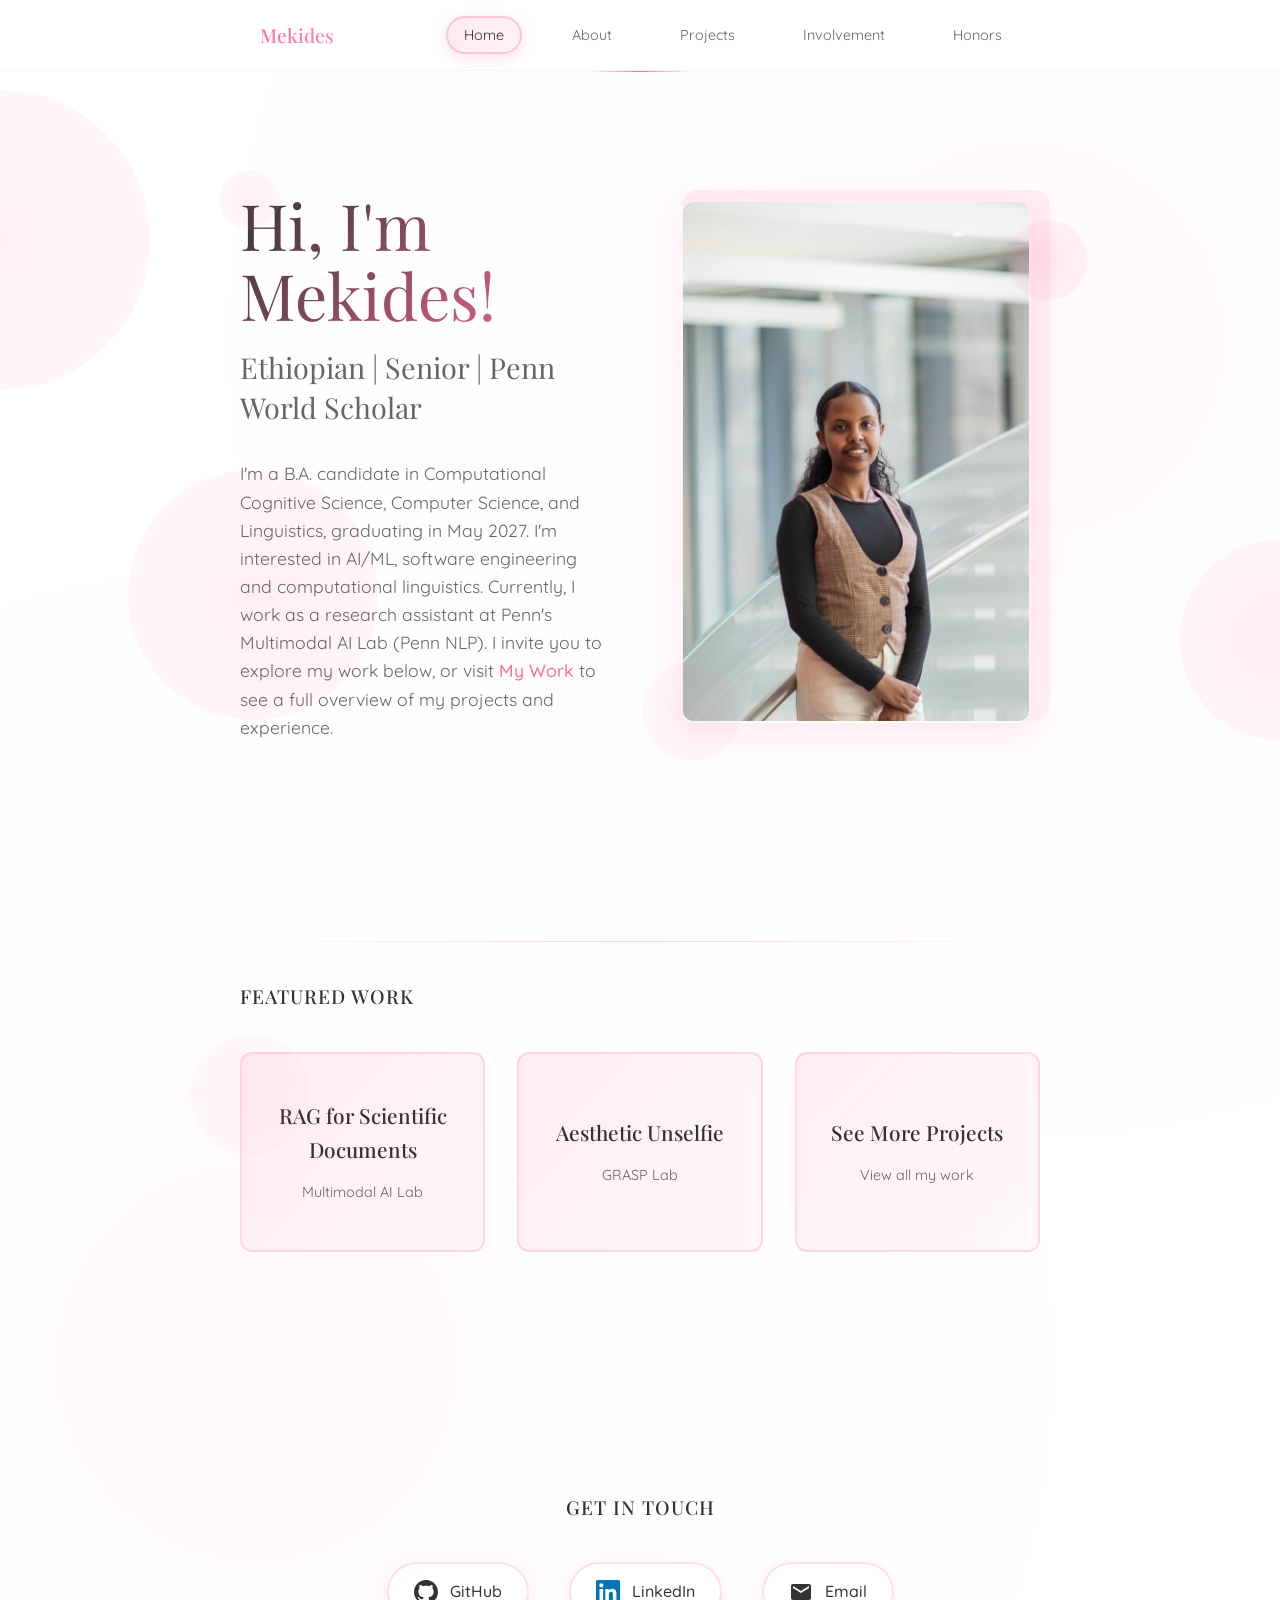
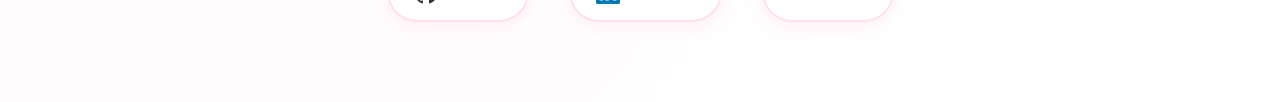
<file: index.html>
<!DOCTYPE html>
<html lang="en">
<head>
    <meta charset="UTF-8">
    <meta name="viewport" content="width=device-width, initial-scale=1.0">
    <title>Mekides Portfolio</title>
    <meta name="description" content="AI Researcher and Tech Enthusiast">
    
    <!-- Google Fonts -->
    <link href="https://fonts.googleapis.com/css2?family=Playfair+Display:wght@400;500;600;700&family=Quicksand:wght@300;400;500;600;700&display=swap" rel="stylesheet">
    
    <style>
        /* Reset and Base Styles */
        * {
            margin: 0;
            padding: 0;
            box-sizing: border-box;
        }

        body {
            font-family: 'Quicksand', sans-serif;
            line-height: 1.6;
            color: #333;
            background-color: #fff;
            font-size: 16px;
            background-image: 
                radial-gradient(circle at 20% 80%, rgba(255, 107, 157, 0.03) 0%, transparent 50%),
                radial-gradient(circle at 80% 20%, rgba(255, 107, 157, 0.03) 0%, transparent 50%);
            position: relative;
            overflow-x: hidden;
        }

        /* Pink Blush Elements */
        .blush {
            position: fixed;
            border-radius: 50%;
            background: radial-gradient(circle, rgba(255, 107, 157, 0.1), rgba(255, 143, 171, 0.05));
            pointer-events: none;
            z-index: -1;
            animation: float 6s ease-in-out infinite;
        }

        .blush-1 {
            width: 300px;
            height: 300px;
            top: 10%;
            left: -150px;
            animation-delay: 0s;
        }

        .blush-2 {
            width: 200px;
            height: 200px;
            top: 60%;
            right: -100px;
            animation-delay: 2s;
        }

        .blush-3 {
            width: 150px;
            height: 150px;
            top: 30%;
            right: 20%;
            animation-delay: 4s;
        }

        .blush-4 {
            width: 250px;
            height: 250px;
            bottom: 20%;
            left: 10%;
            animation-delay: 1s;
        }

        @keyframes float {
            0%, 100% { transform: translateY(0px) scale(1); }
            50% { transform: translateY(-20px) scale(1.05); }
        }

        /* Navigation */
        .navbar {
            background: rgba(255, 255, 255, 0.95);
            backdrop-filter: blur(10px);
            position: fixed;
            top: 0;
            width: 100%;
            z-index: 1000;
            border-bottom: 1px solid rgba(255, 107, 157, 0.1);
        }

        .nav-container {
            max-width: 800px;
            margin: 0 auto;
            padding: 0 20px;
            display: flex;
            justify-content: space-between;
            align-items: center;
            height: 70px;
        }

        .nav-logo a {
            font-family: 'Playfair Display', serif;
            font-size: 1.2rem;
            font-weight: 500;
            background: linear-gradient(135deg, #ff6b9d, #ff8fab);
            -webkit-background-clip: text;
            -webkit-text-fill-color: transparent;
            background-clip: text;
            text-decoration: none;
        }

        .nav-menu {
            display: flex;
            list-style: none;
            gap: 2rem;
        }

        .nav-link {
            color: #666;
            text-decoration: none;
            font-weight: 400;
            transition: all 0.3s ease;
            font-size: 0.9rem;
            position: relative;
            padding: 8px 16px;
            border-radius: 25px;
            background: transparent;
            border: 2px solid transparent;
        }

        .nav-link::after {
            display: none;
        }

        .nav-link:hover {
            color: #333;
            background: rgba(255, 107, 157, 0.1);
            border-color: rgba(255, 107, 157, 0.2);
            transform: translateY(-2px);
        }

        .nav-link.active {
            color: #333;
            background: linear-gradient(135deg, rgba(255, 107, 157, 0.15), rgba(255, 143, 171, 0.1));
            border-color: rgba(255, 107, 157, 0.3);
            box-shadow: 0 4px 15px rgba(255, 107, 157, 0.2);
        }

        /* Main Content */
        .main-content {
            margin-top: 70px;
            min-height: calc(100vh - 70px);
        }

        /* Sections */
        .section {
            padding: 80px 20px;
        }

        .container {
            max-width: 800px;
            margin: 0 auto;
        }

        /* Hero Section */
        .hero {
            text-align: center;
            padding: 120px 0 80px;
            position: relative;
        }

        .hero::before {
            content: '';
            position: absolute;
            top: 0;
            left: 50%;
            transform: translateX(-50%);
            width: 100px;
            height: 2px;
            background: linear-gradient(90deg, transparent, #ff6b9d, transparent);
        }

        .hero::after {
            content: '';
            position: absolute;
            top: 20%;
            right: 15%;
            width: 80px;
            height: 80px;
            background: radial-gradient(circle, rgba(255, 107, 157, 0.15), rgba(255, 143, 171, 0.05));
            border-radius: 50%;
            animation: pulse 4s ease-in-out infinite;
        }

        @keyframes pulse {
            0%, 100% { transform: scale(1); opacity: 0.8; }
            50% { transform: scale(1.2); opacity: 0.4; }
        }

        .hero-content {
            display: grid;
            grid-template-columns: 1fr 1fr;
            gap: 4rem;
            align-items: center;
            max-width: 1000px;
            margin: 0 auto;
        }

        .hero-text {
            text-align: left;
            position: relative;
        }

        .hero-text::before {
            content: '';
            position: absolute;
            top: -20px;
            left: -20px;
            width: 60px;
            height: 60px;
            background: radial-gradient(circle, rgba(255, 107, 157, 0.1), rgba(255, 143, 171, 0.05));
            border-radius: 50%;
            animation: float 5s ease-in-out infinite;
        }

        .hero h1 {
            font-family: 'Playfair Display', serif;
            font-size: 4rem;
            font-weight: 400;
            background: linear-gradient(135deg, #333, #ff6b9d);
            -webkit-background-clip: text;
            -webkit-text-fill-color: transparent;
            background-clip: text;
            margin-bottom: 1rem;
            line-height: 1.1;
        }

        .hero h2 {
            font-family: 'Playfair Display', serif;
            font-size: 1.8rem;
            font-weight: 400;
            color: #666;
            margin-bottom: 2rem;
            line-height: 1.4;
        }

        .hero p {
            font-size: 1.1rem;
            color: #666;
            max-width: 500px;
            line-height: 1.6;
        }

        .hero-image {
            text-align: center;
            position: relative;
        }

        .hero-image::before {
            content: '';
            position: absolute;
            top: -10px;
            right: -10px;
            width: 100%;
            height: 100%;
            background: linear-gradient(135deg, rgba(255, 107, 157, 0.1), rgba(255, 143, 171, 0.1));
            border-radius: 16px;
            z-index: -1;
        }

        .hero-image::after {
            content: '';
            position: absolute;
            bottom: -30px;
            left: -30px;
            width: 100px;
            height: 100px;
            background: radial-gradient(circle, rgba(255, 107, 157, 0.08), rgba(255, 143, 171, 0.03));
            border-radius: 50%;
            animation: float 7s ease-in-out infinite;
        }

        .hero-image img {
            width: 100%;
            max-width: 350px;
            height: auto;
            border-radius: 12px;
            box-shadow: 0 8px 30px rgba(255, 107, 157, 0.15);
            border: 2px solid transparent;
            transition: all 0.3s ease;
        }

        .hero-image img:hover {
            border-color: #ff6b9d;
            transform: translateY(-5px);
            box-shadow: 0 12px 40px rgba(255, 107, 157, 0.25);
        }

        /* Featured Work */
        .featured-work {
            margin: 80px 0;
            position: relative;
        }

        .featured-work::before {
            content: '';
            position: absolute;
            top: -40px;
            left: 0;
            width: 100%;
            height: 1px;
            background: linear-gradient(90deg, transparent, rgba(255, 107, 157, 0.3), transparent);
        }

        .featured-work::after {
            content: '';
            position: absolute;
            top: 20%;
            left: -50px;
            width: 120px;
            height: 120px;
            background: radial-gradient(circle, rgba(255, 107, 157, 0.06), rgba(255, 143, 171, 0.02));
            border-radius: 50%;
            animation: float 8s ease-in-out infinite;
        }

        .section-title {
            font-family: 'Playfair Display', serif;
            font-size: 1.2rem;
            font-weight: 500;
            color: #333;
            margin-bottom: 40px;
            text-transform: uppercase;
            letter-spacing: 1px;
            position: relative;
        }


        .work-grid {
            display: grid;
            gap: 60px;
        }

        .work-item {
            border-bottom: 1px solid #f0f0f0;
            padding-bottom: 40px;
            transition: all 0.3s ease;
            position: relative;
        }


        .work-item:hover {
            border-bottom-color: transparent;
        }

        .work-item:last-child {
            border-bottom: none;
        }

        .work-item::after {
            content: '';
            position: absolute;
            top: 50%;
            right: -30px;
            width: 60px;
            height: 60px;
            background: radial-gradient(circle, rgba(255, 107, 157, 0.08), rgba(255, 143, 171, 0.03));
            border-radius: 50%;
            animation: float 6s ease-in-out infinite;
            animation-delay: 1s;
        }

        .work-title {
            font-family: 'Playfair Display', serif;
            font-size: 1.4rem;
            font-weight: 500;
            color: #333;
            margin-bottom: 0.5rem;
            line-height: 1.3;
        }

        .work-company {
            font-size: 1.1rem;
            color: #666;
            margin-bottom: 1rem;
            font-weight: 400;
        }

        .work-description {
            font-size: 1rem;
            color: #666;
            line-height: 1.7;
            margin-bottom: 1.5rem;
        }

        .work-bullets {
            list-style: none;
        }

        .work-bullets li {
            position: relative;
            padding-left: 1.5rem;
            margin-bottom: 0.8rem;
            color: #666;
            line-height: 1.6;
            font-size: 0.95rem;
            transition: color 0.3s ease;
        }

        .work-bullets li::before {
            content: '•';
            position: absolute;
            left: 0;
            color: #ff6b9d;
            font-weight: bold;
        }

        .work-bullets li:hover {
            color: #333;
        }

        /* Responsive Design */
        @media (max-width: 768px) {
            .blush {
                display: none;
            }

            .hero-content {
                grid-template-columns: 1fr;
                gap: 2rem;
                text-align: center;
            }

            .hero-text {
                text-align: center;
            }

            .hero h1 {
                font-size: 2.5rem;
            }

            .hero h2 {
                font-size: 1.3rem;
            }

            .work-title {
                font-size: 1.3rem;
            }

            .nav-menu {
                display: none;
            }
        }
    </style>
</head>
<body>
    <!-- Pink Blush Elements -->
    <div class="blush blush-1"></div>
    <div class="blush blush-2"></div>
    <div class="blush blush-3"></div>
    <div class="blush blush-4"></div>

    <!-- Navigation -->
    <nav class="navbar">
        <div class="nav-container">
            <div class="nav-logo">
                <a href="index.html">Mekides</a>
            </div>
            <ul class="nav-menu">
                <li><a href="index.html" class="nav-link active">Home</a></li>
                <li><a href="about.html" class="nav-link">About</a></li>
                  <li><a href="mywork.html" class="nav-link">Projects</a></li>
                <li><a href="involvement.html" class="nav-link">Involvement</a></li>
                <li><a href="honors.html" class="nav-link">Honors</a></li>
            </ul>
        </div>
    </nav>

    <!-- Main Content -->
    <main class="main-content">
        <!-- Hero Section -->
        <section class="hero">
            <div class="container">
                <div class="hero-content">
                    <div class="hero-text">
                        <h1>Hi, I'm Mekides!</h1>
                        <h2>Ethiopian | Senior | Penn World Scholar</h2>
                        <p>I'm a B.A. candidate in Computational Cognitive Science, Computer Science, and Linguistics, graduating in May 2027. I'm interested in AI/ML, software engineering and computational linguistics. Currently, I work as a research assistant at Penn's Multimodal AI Lab (Penn NLP). I invite you to explore my work below, or visit <a href="mywork.html" style="color: #ff6b9d; text-decoration: none; font-weight: 500; transition: all 0.3s ease;" onmouseover="this.style.color='#c44569'; this.style.textDecoration='underline'" onmouseout="this.style.color='#ff6b9d'; this.style.textDecoration='none'">My Work</a> to see a full overview of my projects and experience.</p>
                    </div>
                    <div class="hero-image">
                        <img src="images/home/homephoto.jpg" alt="Mekides - AI Researcher" />
                    </div>
                </div>
            </div>
        </section>

        <!-- Featured Work -->
        <section class="section">
            <div class="container">
                <div class="featured-work">
                    <h3 class="section-title">Featured Work</h3>
                    
                    <div class="work-grid" style="display: grid; grid-template-columns: repeat(3, 1fr); gap: 2rem; margin-top: 2rem;">
                        <a href="mywork.html#rag-project" class="work-square" style="display: block; text-decoration: none; color: inherit;">
                            <div style="background: linear-gradient(135deg, rgba(255, 107, 157, 0.1), rgba(255, 143, 171, 0.05)); border: 2px solid rgba(255, 107, 157, 0.2); border-radius: 12px; padding: 2rem; text-align: center; transition: all 0.3s ease; height: 200px; display: flex; flex-direction: column; justify-content: center; align-items: center;" onmouseover="this.style.transform='translateY(-5px)'; this.style.borderColor='rgba(255, 107, 157, 0.4)'; this.style.boxShadow='0 8px 25px rgba(255, 107, 157, 0.15)'" onmouseout="this.style.transform='translateY(0)'; this.style.borderColor='rgba(255, 107, 157, 0.2)'; this.style.boxShadow='none'">
                                <h4 style="font-family: 'Playfair Display', serif; font-size: 1.3rem; font-weight: 500; color: #333; margin-bottom: 1rem;">RAG for Scientific Documents</h4>
                                <p style="color: #666; font-size: 0.9rem; line-height: 1.5;">Multimodal AI Lab</p>
                            </div>
                        </a>

                        <a href="mywork.html#unselfie-project" class="work-square" style="display: block; text-decoration: none; color: inherit;">
                            <div style="background: linear-gradient(135deg, rgba(255, 107, 157, 0.1), rgba(255, 143, 171, 0.05)); border: 2px solid rgba(255, 107, 157, 0.2); border-radius: 12px; padding: 2rem; text-align: center; transition: all 0.3s ease; height: 200px; display: flex; flex-direction: column; justify-content: center; align-items: center;" onmouseover="this.style.transform='translateY(-5px)'; this.style.borderColor='rgba(255, 107, 157, 0.4)'; this.style.boxShadow='0 8px 25px rgba(255, 107, 157, 0.15)'" onmouseout="this.style.transform='translateY(0)'; this.style.borderColor='rgba(255, 107, 157, 0.2)'; this.style.boxShadow='none'">
                                <h4 style="font-family: 'Playfair Display', serif; font-size: 1.3rem; font-weight: 500; color: #333; margin-bottom: 1rem;">Aesthetic Unselfie</h4>
                                <p style="color: #666; font-size: 0.9rem; line-height: 1.5;">GRASP Lab</p>
                            </div>
                        </a>

                        <a href="mywork.html#personal-projects" class="work-square" style="display: block; text-decoration: none; color: inherit;">
                            <div style="background: linear-gradient(135deg, rgba(255, 107, 157, 0.1), rgba(255, 143, 171, 0.05)); border: 2px solid rgba(255, 107, 157, 0.2); border-radius: 12px; padding: 2rem; text-align: center; transition: all 0.3s ease; height: 200px; display: flex; flex-direction: column; justify-content: center; align-items: center;" onmouseover="this.style.transform='translateY(-5px)'; this.style.borderColor='rgba(255, 107, 157, 0.4)'; this.style.boxShadow='0 8px 25px rgba(255, 107, 157, 0.15)'" onmouseout="this.style.transform='translateY(0)'; this.style.borderColor='rgba(255, 107, 157, 0.2)'; this.style.boxShadow='none'">
                                <h4 style="font-family: 'Playfair Display', serif; font-size: 1.3rem; font-weight: 500; color: #333; margin-bottom: 1rem;">See More Projects</h4>
                                <p style="color: #666; font-size: 0.9rem; line-height: 1.5;">View all my work</p>
                            </div>
                        </a>
                    </div>
                </div>
            </div>
        </section>

        <!-- Contact Section -->
        <section class="section">
            <div class="container">
                <div class="contact-section" style="text-align: center; padding: 0;">
                    <h3 class="section-title" style="margin-bottom: 40px;">Get In Touch</h3>
                    
                    <div class="contact-links" style="display: flex; justify-content: center; align-items: center; gap: 40px; flex-wrap: wrap;">
                        <!-- GitHub -->
                        <a href="https://github.com/mekides-belie" target="_blank" style="display: flex; align-items: center; gap: 12px; text-decoration: none; color: #333; padding: 15px 25px; background: rgba(255, 255, 255, 0.8); border-radius: 50px; border: 2px solid rgba(255, 107, 157, 0.2); transition: all 0.3s ease; box-shadow: 0 4px 15px rgba(255, 107, 157, 0.1);" onmouseover="this.style.transform='translateY(-3px)'; this.style.borderColor='rgba(255, 107, 157, 0.4)'; this.style.boxShadow='0 8px 25px rgba(255, 107, 157, 0.2)'" onmouseout="this.style.transform='translateY(0)'; this.style.borderColor='rgba(255, 107, 157, 0.2)'; this.style.boxShadow='0 4px 15px rgba(255, 107, 157, 0.1)'">
                            <svg width="24" height="24" viewBox="0 0 24 24" fill="currentColor" style="color: #333;">
                                <path d="M12 0c-6.626 0-12 5.373-12 12 0 5.302 3.438 9.8 8.207 11.387.599.111.793-.261.793-.577v-2.234c-3.338.726-4.033-1.416-4.033-1.416-.546-1.387-1.333-1.756-1.333-1.756-1.089-.745.083-.729.083-.729 1.205.084 1.839 1.237 1.839 1.237 1.07 1.834 2.807 1.304 3.492.997.107-.775.418-1.305.762-1.604-2.665-.305-5.467-1.334-5.467-5.931 0-1.311.469-2.381 1.236-3.221-.124-.303-.535-1.524.117-3.176 0 0 1.008-.322 3.301 1.23.957-.266 1.983-.399 3.003-.404 1.02.005 2.047.138 3.006.404 2.291-1.552 3.297-1.23 3.297-1.23.653 1.653.242 2.874.118 3.176.77.84 1.235 1.911 1.235 3.221 0 4.609-2.807 5.624-5.479 5.921.43.372.823 1.102.823 2.222v3.293c0 .319.192.694.801.576 4.765-1.589 8.199-6.086 8.199-11.386 0-6.627-5.373-12-12-12z"/>
                            </svg>
                            <span style="font-weight: 500; font-size: 1rem;">GitHub</span>
                        </a>

                        <!-- LinkedIn -->
                        <a href="https://www.linkedin.com/in/mekides-addisu-belie/" target="_blank" style="display: flex; align-items: center; gap: 12px; text-decoration: none; color: #333; padding: 15px 25px; background: rgba(255, 255, 255, 0.8); border-radius: 50px; border: 2px solid rgba(255, 107, 157, 0.2); transition: all 0.3s ease; box-shadow: 0 4px 15px rgba(255, 107, 157, 0.1);" onmouseover="this.style.transform='translateY(-3px)'; this.style.borderColor='rgba(255, 107, 157, 0.4)'; this.style.boxShadow='0 8px 25px rgba(255, 107, 157, 0.2)'" onmouseout="this.style.transform='translateY(0)'; this.style.borderColor='rgba(255, 107, 157, 0.2)'; this.style.boxShadow='0 4px 15px rgba(255, 107, 157, 0.1)'">
                            <svg width="24" height="24" viewBox="0 0 24 24" fill="currentColor" style="color: #0077b5;">
                                <path d="M20.447 20.452h-3.554v-5.569c0-1.328-.027-3.037-1.852-3.037-1.853 0-2.136 1.445-2.136 2.939v5.667H9.351V9h3.414v1.561h.046c.477-.9 1.637-1.85 3.37-1.85 3.601 0 4.267 2.37 4.267 5.455v6.286zM5.337 7.433c-1.144 0-2.063-.926-2.063-2.065 0-1.138.92-2.063 2.063-2.063 1.14 0 2.064.925 2.064 2.063 0 1.139-.925 2.065-2.064 2.065zm1.782 13.019H3.555V9h3.564v11.452zM22.225 0H1.771C.792 0 0 .774 0 1.729v20.542C0 23.227.792 24 1.771 24h20.451C23.2 24 24 23.227 24 22.271V1.729C24 .774 23.2 0 22.222 0h.003z"/>
                            </svg>
                            <span style="font-weight: 500; font-size: 1rem;">LinkedIn</span>
                        </a>

                        <!-- Email -->
                        <a href="mailto:mekides1100@gmail.com" style="display: flex; align-items: center; gap: 12px; text-decoration: none; color: #333; padding: 15px 25px; background: rgba(255, 255, 255, 0.8); border-radius: 50px; border: 2px solid rgba(255, 107, 157, 0.2); transition: all 0.3s ease; box-shadow: 0 4px 15px rgba(255, 107, 157, 0.1);" onmouseover="this.style.transform='translateY(-3px)'; this.style.borderColor='rgba(255, 107, 157, 0.4)'; this.style.boxShadow='0 8px 25px rgba(255, 107, 157, 0.2)'" onmouseout="this.style.transform='translateY(0)'; this.style.borderColor='rgba(255, 107, 157, 0.2)'; this.style.boxShadow='0 4px 15px rgba(255, 107, 157, 0.1)'">
                            <svg width="24" height="24" viewBox="0 0 24 24" fill="currentColor" style="color: #333;">
                                <path d="M20 4H4c-1.1 0-1.99.9-1.99 2L2 18c0 1.1.9 2 2 2h16c1.1 0 2-.9 2-2V6c0-1.1-.9-2-2-2zm0 4l-8 5-8-5V6l8 5 8-5v2z"/>
                            </svg>
                            <span style="font-weight: 500; font-size: 1rem;">Email</span>
                        </a>
                    </div>
                </div>
            </div>
        </section>
    </main>
</body>
</html>
</file>
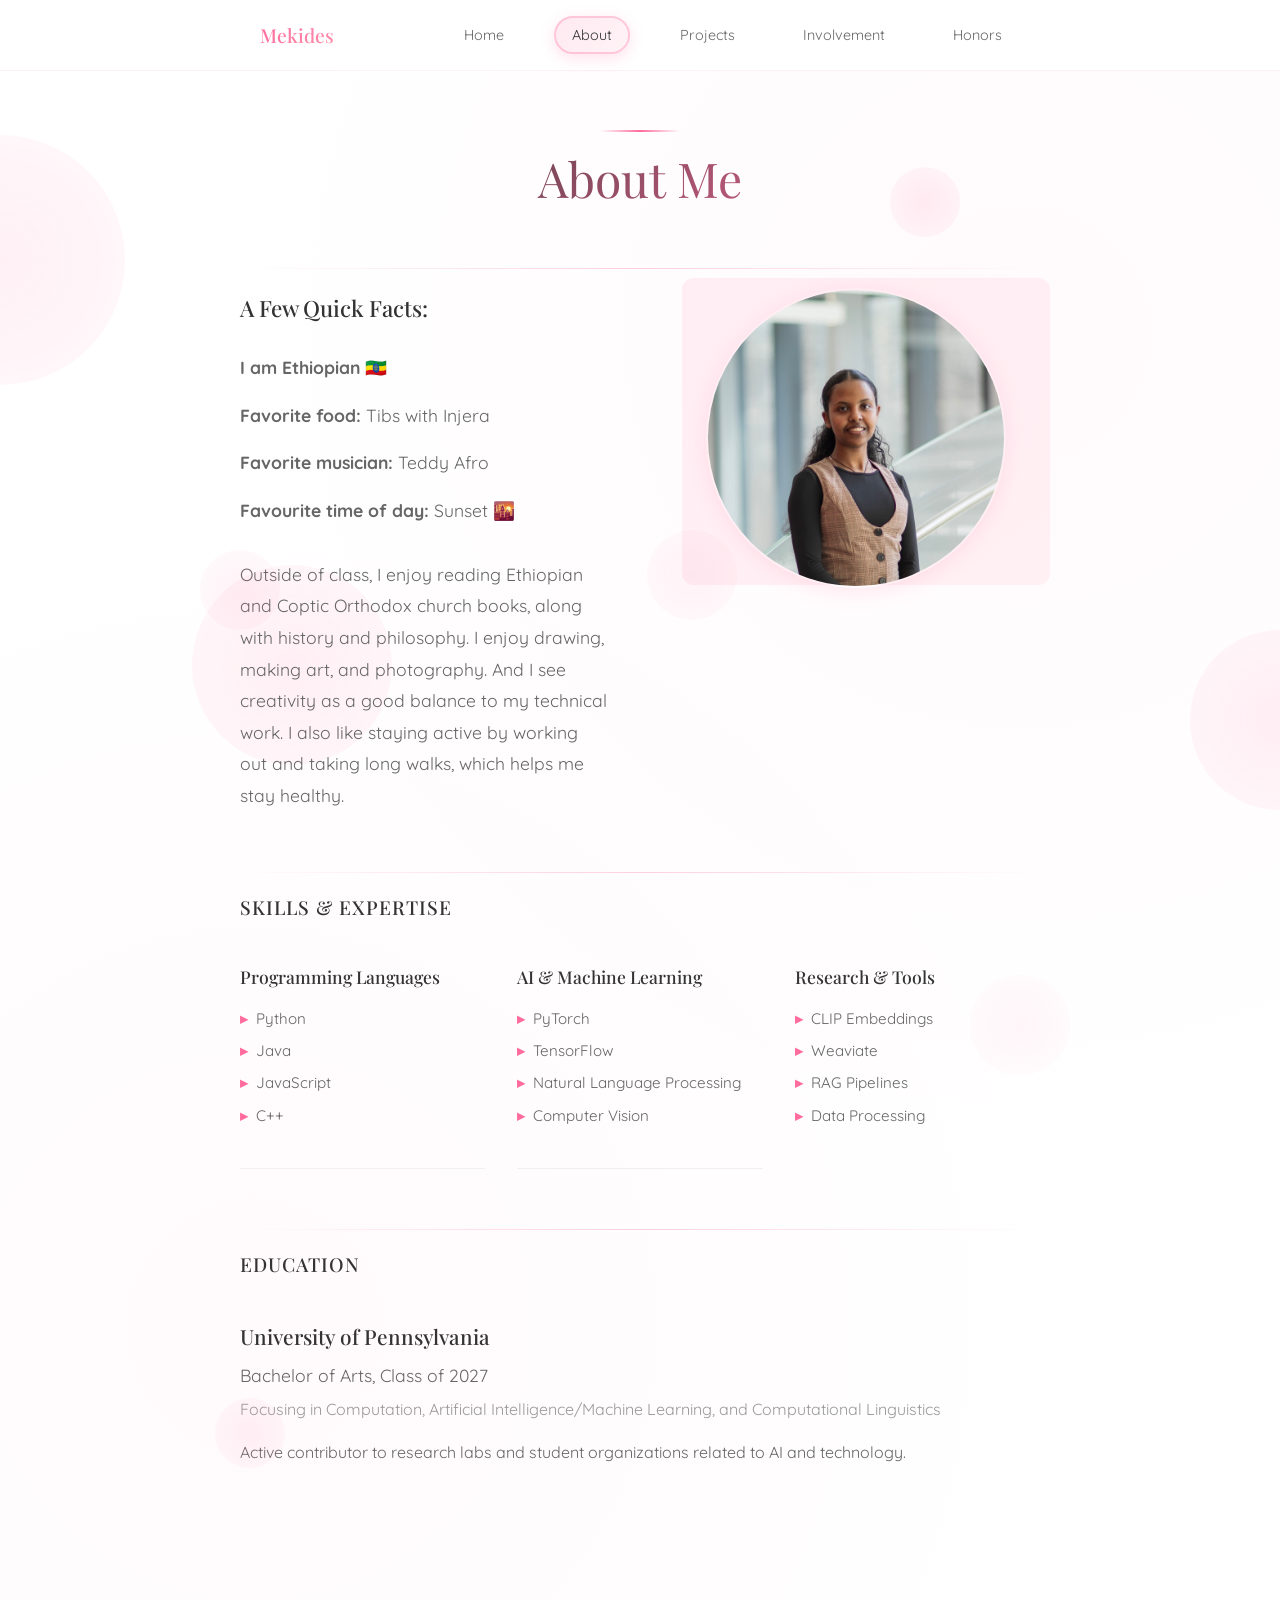
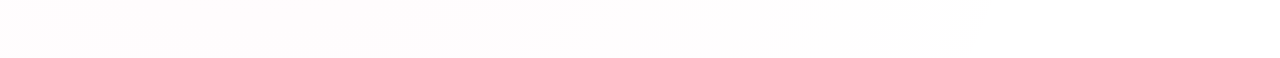
<file: about.html>
<!DOCTYPE html>
<html lang="en">
<head>
    <meta charset="UTF-8">
    <meta name="viewport" content="width=device-width, initial-scale=1.0">
    <title>About - Mekides Portfolio</title>
    <meta name="description" content="Learn more about Mekides - AI Researcher and Tech Enthusiast">
    
    <!-- Google Fonts -->
    <link href="https://fonts.googleapis.com/css2?family=Playfair+Display:wght@400;500;600;700&family=Quicksand:wght@300;400;500;600;700&display=swap" rel="stylesheet">
    
    <style>
        /* Reset and Base Styles */
        * {
            margin: 0;
            padding: 0;
            box-sizing: border-box;
        }

        body {
            font-family: 'Quicksand', sans-serif;
            line-height: 1.6;
            color: #333;
            background-color: #fff;
            font-size: 16px;
            background-image: 
                radial-gradient(circle at 20% 80%, rgba(255, 107, 157, 0.03) 0%, transparent 50%),
                radial-gradient(circle at 80% 20%, rgba(255, 107, 157, 0.03) 0%, transparent 50%);
            position: relative;
            overflow-x: hidden;
        }

        /* Pink Blush Elements */
        .blush {
            position: fixed;
            border-radius: 50%;
            background: radial-gradient(circle, rgba(255, 107, 157, 0.1), rgba(255, 143, 171, 0.05));
            pointer-events: none;
            z-index: -1;
            animation: float 6s ease-in-out infinite;
        }

        .blush-1 {
            width: 250px;
            height: 250px;
            top: 15%;
            left: -125px;
            animation-delay: 0s;
        }

        .blush-2 {
            width: 180px;
            height: 180px;
            top: 70%;
            right: -90px;
            animation-delay: 2s;
        }

        .blush-3 {
            width: 120px;
            height: 120px;
            top: 40%;
            right: 25%;
            animation-delay: 4s;
        }

        .blush-4 {
            width: 200px;
            height: 200px;
            bottom: 15%;
            left: 15%;
            animation-delay: 1s;
        }

        @keyframes float {
            0%, 100% { transform: translateY(0px) scale(1); }
            50% { transform: translateY(-20px) scale(1.05); }
        }

        /* Navigation */
        .navbar {
            background: rgba(255, 255, 255, 0.95);
            backdrop-filter: blur(10px);
            position: fixed;
            top: 0;
            width: 100%;
            z-index: 1000;
            border-bottom: 1px solid rgba(255, 107, 157, 0.1);
        }

        .nav-container {
            max-width: 800px;
            margin: 0 auto;
            padding: 0 20px;
            display: flex;
            justify-content: space-between;
            align-items: center;
            height: 70px;
        }

        .nav-logo a {
            font-family: 'Playfair Display', serif;
            font-size: 1.2rem;
            font-weight: 500;
            background: linear-gradient(135deg, #ff6b9d, #ff8fab);
            -webkit-background-clip: text;
            -webkit-text-fill-color: transparent;
            background-clip: text;
            text-decoration: none;
        }

        .nav-menu {
            display: flex;
            list-style: none;
            gap: 2rem;
        }

        .nav-link {
            color: #666;
            text-decoration: none;
            font-weight: 400;
            transition: all 0.3s ease;
            font-size: 0.9rem;
            position: relative;
            padding: 8px 16px;
            border-radius: 25px;
            background: transparent;
            border: 2px solid transparent;
        }

        .nav-link::after {
            display: none;
        }

        .nav-link:hover {
            color: #333;
            background: rgba(255, 107, 157, 0.1);
            border-color: rgba(255, 107, 157, 0.2);
            transform: translateY(-2px);
        }

        .nav-link.active {
            color: #333;
            background: linear-gradient(135deg, rgba(255, 107, 157, 0.15), rgba(255, 143, 171, 0.1));
            border-color: rgba(255, 107, 157, 0.3);
            box-shadow: 0 4px 15px rgba(255, 107, 157, 0.2);
        }

        /* Main Content */
        .main-content {
            margin-top: 70px;
            min-height: calc(100vh - 70px);
        }

        /* Sections */
        .section {
            padding: 80px 20px;
        }

        .container {
            max-width: 800px;
            margin: 0 auto;
        }

        /* Header Section */
        .header {
            text-align: center;
            margin-bottom: 80px;
            position: relative;
        }

        .header::before {
            content: '';
            position: absolute;
            top: -20px;
            left: 50%;
            transform: translateX(-50%);
            width: 80px;
            height: 2px;
            background: linear-gradient(90deg, transparent, #ff6b9d, transparent);
        }

        .header::after {
            content: '';
            position: absolute;
            top: 30%;
            right: 10%;
            width: 70px;
            height: 70px;
            background: radial-gradient(circle, rgba(255, 107, 157, 0.12), rgba(255, 143, 171, 0.04));
            border-radius: 50%;
            animation: pulse 5s ease-in-out infinite;
        }

        @keyframes pulse {
            0%, 100% { transform: scale(1); opacity: 0.8; }
            50% { transform: scale(1.1); opacity: 0.5; }
        }

        .header h1 {
            font-family: 'Playfair Display', serif;
            font-size: 3rem;
            font-weight: 400;
            background: linear-gradient(135deg, #333, #ff6b9d);
            -webkit-background-clip: text;
            -webkit-text-fill-color: transparent;
            background-clip: text;
            margin-bottom: 1rem;
            line-height: 1.2;
        }

        .header h2 {
            font-family: 'Playfair Display', serif;
            font-size: 1.5rem;
            font-weight: 400;
            color: #666;
            margin-bottom: 2rem;
            line-height: 1.4;
        }

        .header p {
            font-size: 1.1rem;
            color: #666;
            max-width: 600px;
            margin: 0 auto;
            line-height: 1.6;
        }

        /* About Content */
        .about-content {
            margin-bottom: 80px;
            position: relative;
        }

        .about-content::before {
            content: '';
            position: absolute;
            top: -20px;
            left: 0;
            width: 100%;
            height: 1px;
            background: linear-gradient(90deg, transparent, rgba(255, 107, 157, 0.3), transparent);
        }

        .about-content::after {
            content: '';
            position: absolute;
            top: 50%;
            left: -40px;
            width: 80px;
            height: 80px;
            background: radial-gradient(circle, rgba(255, 107, 157, 0.08), rgba(255, 143, 171, 0.03));
            border-radius: 50%;
            animation: float 7s ease-in-out infinite;
        }

        .section-title {
            font-family: 'Playfair Display', serif;
            font-size: 1.2rem;
            font-weight: 500;
            color: #333;
            margin-bottom: 40px;
            text-transform: uppercase;
            letter-spacing: 1px;
            position: relative;
        }


        .about-grid {
            display: grid;
            grid-template-columns: 1fr 1fr;
            gap: 4rem;
            align-items: start;
            margin-bottom: 3rem;
        }

        .about-text {
            font-size: 1.1rem;
            color: #666;
            line-height: 1.8;
        }

        .about-text p {
            margin-bottom: 1.5rem;
        }

        .about-text p:last-child {
            margin-bottom: 0;
        }

        .about-image {
            text-align: center;
            position: relative;
        }

        .about-image::before {
            content: '';
            position: absolute;
            top: -10px;
            right: -10px;
            width: 100%;
            height: 100%;
            background: linear-gradient(135deg, rgba(255, 107, 157, 0.1), rgba(255, 143, 171, 0.1));
            border-radius: 12px;
            z-index: -1;
        }

        .about-image::after {
            content: '';
            position: absolute;
            bottom: -25px;
            left: -25px;
            width: 90px;
            height: 90px;
            background: radial-gradient(circle, rgba(255, 107, 157, 0.07), rgba(255, 143, 171, 0.03));
            border-radius: 50%;
            animation: float 6s ease-in-out infinite;
            animation-delay: 2s;
        }

        .about-image img {
            width: 100%;
            max-width: 300px;
            height: 300px;
            object-fit: cover;
            border-radius: 50%;
            box-shadow: 0 4px 20px rgba(255, 107, 157, 0.15);
            border: 2px solid transparent;
            transition: all 0.3s ease;
        }

        .about-image img:hover {
            border-color: #ff6b9d;
            transform: translateY(-5px);
            box-shadow: 0 8px 30px rgba(255, 107, 157, 0.25);
        }

        /* Skills Section */
        .skills-section {
            margin-bottom: 80px;
            position: relative;
        }

        .skills-section::before {
            content: '';
            position: absolute;
            top: -20px;
            left: 0;
            width: 100%;
            height: 1px;
            background: linear-gradient(90deg, transparent, rgba(255, 107, 157, 0.3), transparent);
        }

        .skills-section::after {
            content: '';
            position: absolute;
            top: 30%;
            right: -30px;
            width: 100px;
            height: 100px;
            background: radial-gradient(circle, rgba(255, 107, 157, 0.06), rgba(255, 143, 171, 0.02));
            border-radius: 50%;
            animation: float 8s ease-in-out infinite;
        }

        .skills-grid {
            display: grid;
            grid-template-columns: repeat(auto-fit, minmax(200px, 1fr));
            gap: 2rem;
        }

        .skill-category {
            border-bottom: 1px solid #f0f0f0;
            padding-bottom: 2rem;
            transition: all 0.3s ease;
            position: relative;
        }


        .skill-category:hover {
            border-bottom-color: transparent;
        }

        .skill-category:last-child {
            border-bottom: none;
        }

        .skill-category h3 {
            font-family: 'Playfair Display', serif;
            font-size: 1.1rem;
            font-weight: 500;
            color: #333;
            margin-bottom: 1rem;
        }

        .skill-list {
            list-style: none;
        }

        .skill-list li {
            color: #666;
            margin-bottom: 0.5rem;
            font-size: 0.95rem;
            transition: color 0.3s ease;
            position: relative;
            padding-left: 1rem;
        }

        .skill-list li::before {
            content: '▸';
            position: absolute;
            left: 0;
            color: #ff6b9d;
            font-weight: bold;
        }

        .skill-list li:hover {
            color: #333;
        }

        /* Education Section */
        .education-section {
            margin-bottom: 80px;
            position: relative;
        }

        .education-section::before {
            content: '';
            position: absolute;
            top: -20px;
            left: 0;
            width: 100%;
            height: 1px;
            background: linear-gradient(90deg, transparent, rgba(255, 107, 157, 0.3), transparent);
        }

        .education-section::after {
            content: '';
            position: absolute;
            top: 60%;
            left: -25px;
            width: 70px;
            height: 70px;
            background: radial-gradient(circle, rgba(255, 107, 157, 0.09), rgba(255, 143, 171, 0.04));
            border-radius: 50%;
            animation: float 5s ease-in-out infinite;
            animation-delay: 3s;
        }

        .education-item {
            border-bottom: 1px solid #f0f0f0;
            padding-bottom: 2rem;
            margin-bottom: 2rem;
            transition: all 0.3s ease;
            position: relative;
        }


        .education-item:hover {
            border-bottom-color: transparent;
        }

        .education-item:last-child {
            border-bottom: none;
        }

        .education-title {
            font-family: 'Playfair Display', serif;
            font-size: 1.3rem;
            font-weight: 500;
            color: #333;
            margin-bottom: 0.5rem;
        }

        .education-school {
            font-size: 1.1rem;
            color: #666;
            margin-bottom: 0.5rem;
        }

        .education-dates {
            font-size: 1rem;
            color: #999;
            margin-bottom: 1rem;
        }

        .education-description {
            font-size: 1rem;
            color: #666;
            line-height: 1.7;
        }

        /* Responsive Design */
        @media (max-width: 768px) {
            .blush {
                display: none;
            }

            .header h1 {
                font-size: 2.5rem;
            }

            .header h2 {
                font-size: 1.3rem;
            }

            .about-grid {
                grid-template-columns: 1fr;
                gap: 2rem;
            }

            .skills-grid {
                grid-template-columns: 1fr;
            }

            .nav-menu {
                display: none;
            }
        }
    </style>
</head>
<body>
    <!-- Pink Blush Elements -->
    <div class="blush blush-1"></div>
    <div class="blush blush-2"></div>
    <div class="blush blush-3"></div>
    <div class="blush blush-4"></div>

    <!-- Navigation -->
    <nav class="navbar">
        <div class="nav-container">
            <div class="nav-logo">
                <a href="index.html">Mekides</a>
            </div>
            <ul class="nav-menu">
                <li><a href="index.html" class="nav-link">Home</a></li>
                <li><a href="about.html" class="nav-link active">About</a></li>
                  <li><a href="mywork.html" class="nav-link">Projects</a></li>
                <li><a href="involvement.html" class="nav-link">Involvement</a></li>
                <li><a href="honors.html" class="nav-link">Honors</a></li>
            </ul>
        </div>
    </nav>

    <!-- Main Content -->
    <main class="main-content">
        <section class="section">
            <div class="container">
                <!-- Header -->
                <div class="header">
                    <h1>About Me</h1>
                </div>

                <!-- About Content -->
                <div class="about-content">
                    <div class="about-grid">
                        <div class="about-text">
                            <h4 style="font-family: 'Playfair Display', serif; font-size: 1.4rem; font-weight: 500; color: #333; margin-bottom: 1.5rem;">A Few Quick Facts:</h4>
                            
                            <p style="font-size: 1.1rem; color: #666; line-height: 1.8; margin-bottom: 1rem;"><strong>I am Ethiopian</strong> 🇪🇹</p>
                            <p style="font-size: 1.1rem; color: #666; line-height: 1.8; margin-bottom: 1rem;"><strong>Favorite food:</strong> Tibs with Injera</p>
                            <p style="font-size: 1.1rem; color: #666; line-height: 1.8; margin-bottom: 1rem;"><strong>Favorite musician:</strong> Teddy Afro</p>
                            <p style="font-size: 1.1rem; color: #666; line-height: 1.8; margin-bottom: 1rem;"><strong>Favourite time of day:</strong> Sunset 🌇</p>
                            
                            <p style="font-size: 1.1rem; color: #666; line-height: 1.8; margin-top: 2rem;">Outside of class, I enjoy reading Ethiopian and Coptic Orthodox church books, along with history and philosophy. I enjoy drawing, making art, and photography. And I see creativity as a good balance to my technical work. I also like staying active by working out and taking long walks, which helps me stay healthy.</p>
                        </div>
                        <div class="about-image">
                            <img src="images/about/aboutme.jpg" alt="Mekides - AI Researcher" />
                        </div>
                    </div>
                </div>

                <!-- Skills Section -->
                <div class="skills-section">
                    <h3 class="section-title">Skills & Expertise</h3>
                    <div class="skills-grid">
                        <div class="skill-category">
                            <h3>Programming Languages</h3>
                            <ul class="skill-list">
                                <li>Python</li>
                                <li>Java</li>
                                <li>JavaScript</li>
                                <li>C++</li>
                            </ul>
                        </div>
                        
                        <div class="skill-category">
                            <h3>AI & Machine Learning</h3>
                            <ul class="skill-list">
                                <li>PyTorch</li>
                                <li>TensorFlow</li>
                                <li>Natural Language Processing</li>
                                <li>Computer Vision</li>
                            </ul>
                        </div>
                        
                        <div class="skill-category">
                            <h3>Research & Tools</h3>
                            <ul class="skill-list">
                                <li>CLIP Embeddings</li>
                                <li>Weaviate</li>
                                <li>RAG Pipelines</li>
                                <li>Data Processing</li>
                            </ul>
                        </div>
                    </div>
                </div>

                <!-- Education Section -->
                <div class="education-section">
                    <h3 class="section-title">Education</h3>
                    
                    <div class="education-item">
                        <h4 class="education-title">University of Pennsylvania</h4>
                        <p class="education-school">Bachelor of Arts, Class of 2027</p>
                        <p class="education-dates">Focusing in Computation, Artificial Intelligence/Machine Learning, and Computational Linguistics</p>
                        <p class="education-description">Active contributor to research labs and student organizations related to AI and technology.</p>
                    </div>
                </div>
            </div>
        </section>
    </main>
</body>
</html>
</file>
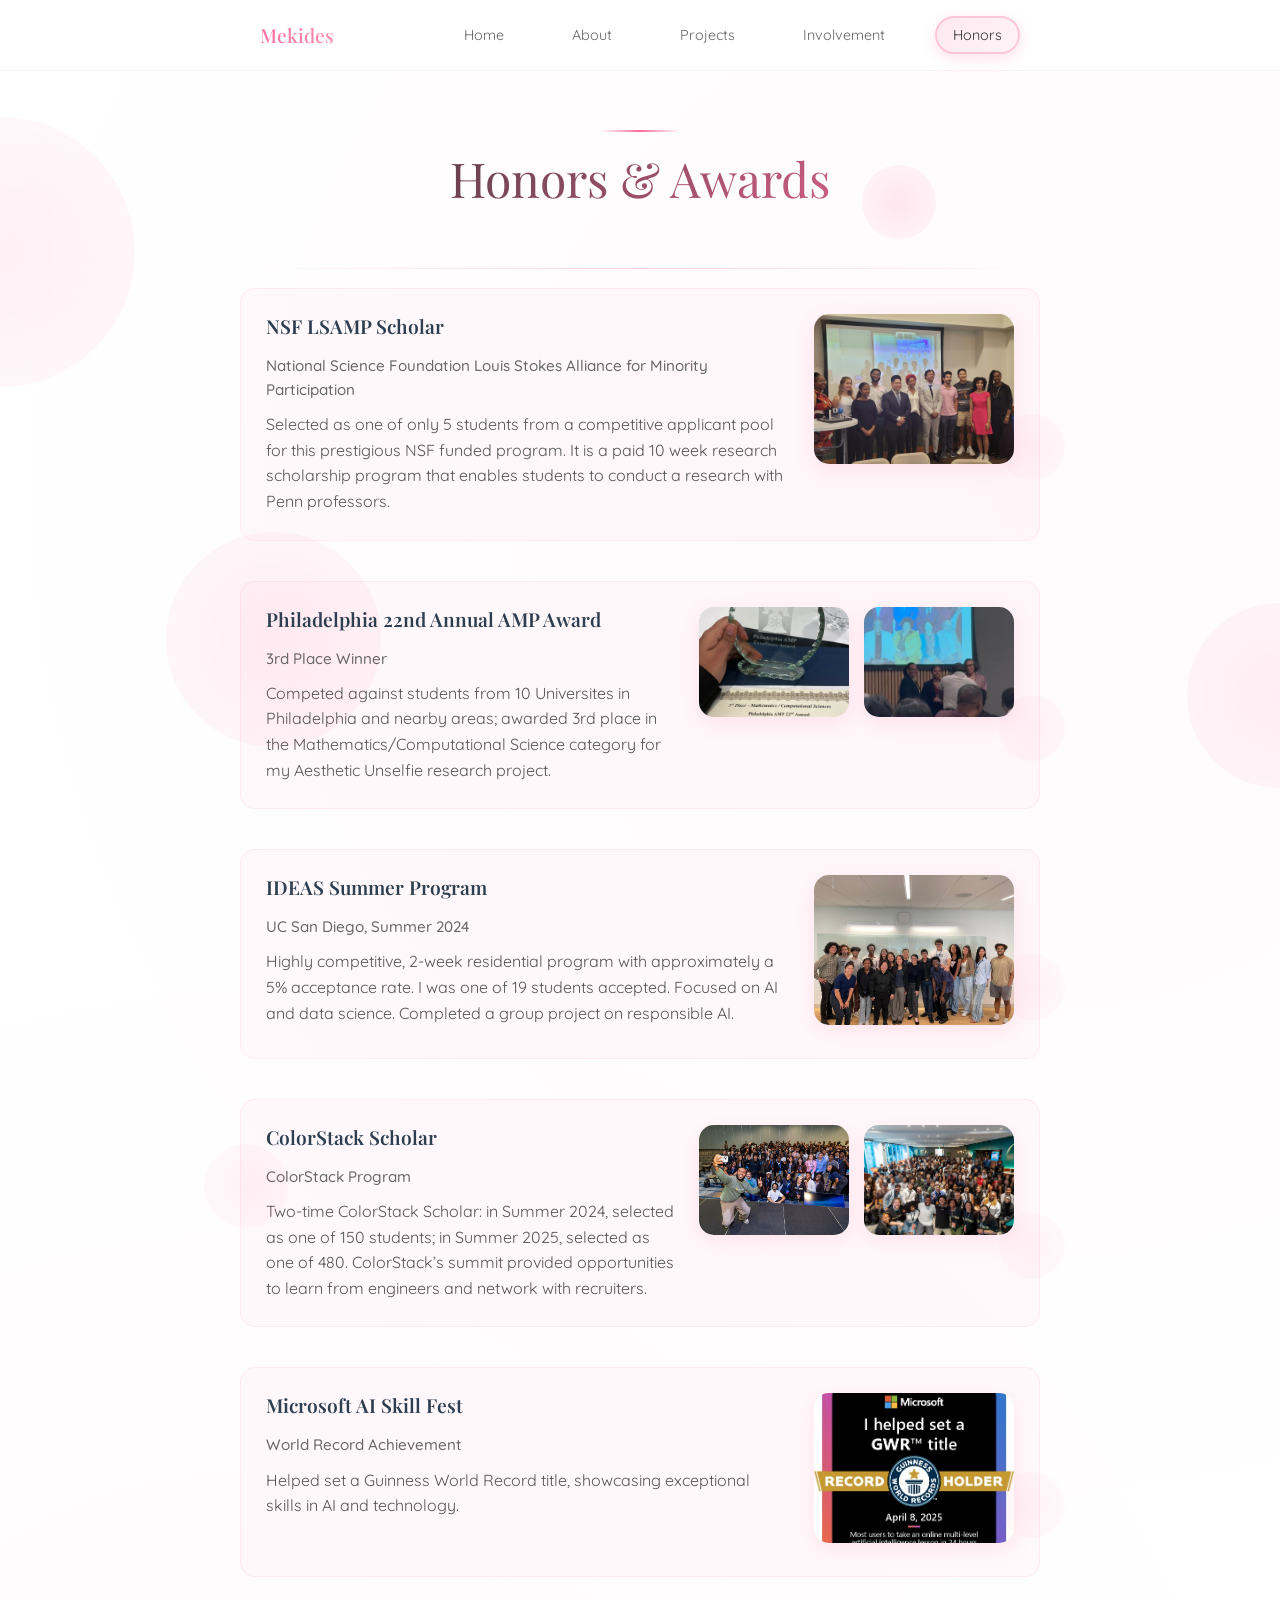
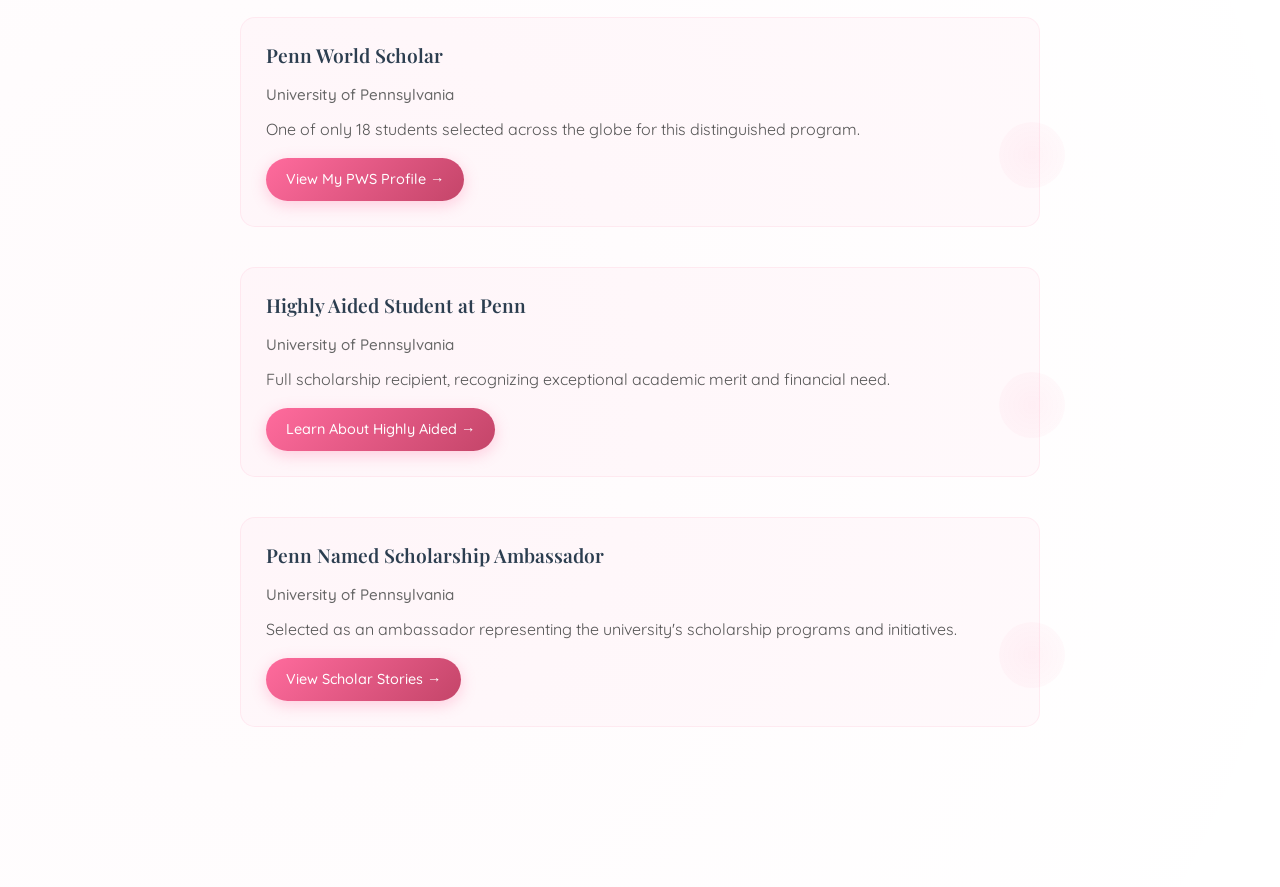
<file: honors.html>
<!DOCTYPE html>
<html lang="en">
<head>
    <meta charset="UTF-8">
    <meta name="viewport" content="width=device-width, initial-scale=1.0">
    <title>Honors & Awards - Mekides Portfolio</title>
    <meta name="description" content="Academic achievements, awards, and recognition received by Mekides">
    
    <!-- Google Fonts -->
    <link href="https://fonts.googleapis.com/css2?family=Playfair+Display:wght@400;500;600;700&family=Quicksand:wght@300;400;500;600;700&display=swap" rel="stylesheet">
    
    <style>
        /* Reset and Base Styles */
        * {
            margin: 0;
            padding: 0;
            box-sizing: border-box;
        }

        body {
            font-family: 'Quicksand', sans-serif;
            line-height: 1.6;
            color: #333;
            background-color: #fff;
            font-size: 16px;
            background-image: 
                radial-gradient(circle at 20% 80%, rgba(255, 107, 157, 0.03) 0%, transparent 50%),
                radial-gradient(circle at 80% 20%, rgba(255, 107, 157, 0.03) 0%, transparent 50%);
            position: relative;
            overflow-x: hidden;
        }

        /* Pink Blush Elements */
        .blush {
            position: fixed;
            border-radius: 50%;
            background: radial-gradient(circle, rgba(255, 107, 157, 0.1), rgba(255, 143, 171, 0.05));
            pointer-events: none;
            z-index: -1;
            animation: float 6s ease-in-out infinite;
        }

        .blush-1 {
            width: 270px;
            height: 270px;
            top: 13%;
            left: -135px;
            animation-delay: 0s;
        }

        .blush-2 {
            width: 185px;
            height: 185px;
            top: 67%;
            right: -92px;
            animation-delay: 2s;
        }

        .blush-3 {
            width: 135px;
            height: 135px;
            top: 36%;
            right: 23%;
            animation-delay: 4s;
        }

        .blush-4 {
            width: 215px;
            height: 215px;
            bottom: 17%;
            left: 13%;
            animation-delay: 1s;
        }

        @keyframes float {
            0%, 100% { transform: translateY(0px) scale(1); }
            50% { transform: translateY(-20px) scale(1.05); }
        }

        /* Navigation */
        .navbar {
            background: rgba(255, 255, 255, 0.95);
            backdrop-filter: blur(10px);
            position: fixed;
            top: 0;
            width: 100%;
            z-index: 1000;
            border-bottom: 1px solid rgba(255, 107, 157, 0.1);
        }

        .nav-container {
            max-width: 800px;
            margin: 0 auto;
            padding: 0 20px;
            display: flex;
            justify-content: space-between;
            align-items: center;
            height: 70px;
        }

        .nav-logo a {
            font-family: 'Playfair Display', serif;
            font-size: 1.2rem;
            font-weight: 500;
            background: linear-gradient(135deg, #ff6b9d, #ff8fab);
            -webkit-background-clip: text;
            -webkit-text-fill-color: transparent;
            background-clip: text;
            text-decoration: none;
        }

        .nav-menu {
            display: flex;
            list-style: none;
            gap: 2rem;
        }

        .nav-link {
            color: #666;
            text-decoration: none;
            font-weight: 400;
            transition: all 0.3s ease;
            font-size: 0.9rem;
            position: relative;
            padding: 8px 16px;
            border-radius: 25px;
            background: transparent;
            border: 2px solid transparent;
        }

        .nav-link::after {
            display: none;
        }

        .nav-link:hover {
            color: #333;
            background: rgba(255, 107, 157, 0.1);
            border-color: rgba(255, 107, 157, 0.2);
            transform: translateY(-2px);
        }

        .nav-link.active {
            color: #333;
            background: linear-gradient(135deg, rgba(255, 107, 157, 0.15), rgba(255, 143, 171, 0.1));
            border-color: rgba(255, 107, 157, 0.3);
            box-shadow: 0 4px 15px rgba(255, 107, 157, 0.2);
        }

        /* Main Content */
        .main-content {
            margin-top: 70px;
            min-height: calc(100vh - 70px);
        }

        /* Sections */
        .section {
            padding: 80px 20px;
        }

        .container {
            max-width: 800px;
            margin: 0 auto;
        }

        /* Header Section */
        .header {
            text-align: center;
            margin-bottom: 80px;
            position: relative;
        }

        .header::before {
            content: '';
            position: absolute;
            top: -20px;
            left: 50%;
            transform: translateX(-50%);
            width: 80px;
            height: 2px;
            background: linear-gradient(90deg, transparent, #ff6b9d, transparent);
        }

        .header::after {
            content: '';
            position: absolute;
            top: 26%;
            right: 13%;
            width: 74px;
            height: 74px;
            background: radial-gradient(circle, rgba(255, 107, 157, 0.15), rgba(255, 143, 171, 0.04));
            border-radius: 50%;
            animation: pulse 5s ease-in-out infinite;
        }

        @keyframes pulse {
            0%, 100% { transform: scale(1); opacity: 0.8; }
            50% { transform: scale(1.1); opacity: 0.5; }
        }

        .header h1 {
            font-family: 'Playfair Display', serif;
            font-size: 3rem;
            font-weight: 400;
            background: linear-gradient(135deg, #333, #ff6b9d);
            -webkit-background-clip: text;
            -webkit-text-fill-color: transparent;
            background-clip: text;
            margin-bottom: 1rem;
            line-height: 1.2;
        }

        .header h2 {
            font-family: 'Playfair Display', serif;
            font-size: 1.5rem;
            font-weight: 400;
            color: #666;
            margin-bottom: 2rem;
            line-height: 1.4;
        }

        .header p {
            font-size: 1.1rem;
            color: #666;
            max-width: 600px;
            margin: 0 auto;
            line-height: 1.6;
        }

        /* Honors Content */
        .honors-content {
            margin-bottom: 80px;
            position: relative;
        }

        .honors-content::before {
            content: '';
            position: absolute;
            top: -20px;
            left: 0;
            width: 100%;
            height: 1px;
            background: linear-gradient(90deg, transparent, rgba(255, 107, 157, 0.3), transparent);
        }

        .honors-content::after {
            content: '';
            position: absolute;
            top: 42%;
            left: -36px;
            width: 84px;
            height: 84px;
            background: radial-gradient(circle, rgba(255, 107, 157, 0.08), rgba(255, 143, 171, 0.03));
            border-radius: 50%;
            animation: float 7s ease-in-out infinite;
        }

        .section-title {
            font-family: 'Playfair Display', serif;
            font-size: 1.2rem;
            font-weight: 500;
            color: #333;
            margin-bottom: 40px;
            text-transform: uppercase;
            letter-spacing: 1px;
            position: relative;
        }


        .honor-item {
            border-bottom: 1px solid #f0f0f0;
            padding-bottom: 40px;
            margin-bottom: 40px;
            transition: all 0.3s ease;
            position: relative;
        }


        .honor-item:hover {
            border-bottom-color: transparent;
        }

        .honor-item:last-child {
            border-bottom: none;
        }

        .honor-item::after {
            content: '';
            position: absolute;
            top: 50%;
            right: -26px;
            width: 66px;
            height: 66px;
            background: radial-gradient(circle, rgba(255, 107, 157, 0.07), rgba(255, 143, 171, 0.03));
            border-radius: 50%;
            animation: float 6s ease-in-out infinite;
            animation-delay: 1s;
        }

        .honor-title {
            font-family: 'Playfair Display', serif;
            font-size: 1.4rem;
            font-weight: 500;
            color: #333;
            margin-bottom: 0.5rem;
            line-height: 1.3;
        }

        .honor-organization {
            font-size: 1.1rem;
            color: #666;
            margin-bottom: 1rem;
            font-weight: 400;
        }

        .honor-dates {
            font-size: 1rem;
            color: #999;
            margin-bottom: 1rem;
        }

        .honor-description {
            font-size: 1rem;
            color: #666;
            line-height: 1.7;
        }

        .honor-bullets {
            list-style: none;
        }

        .honor-bullets li {
            position: relative;
            padding-left: 1.5rem;
            margin-bottom: 0.8rem;
            color: #666;
            line-height: 1.6;
            font-size: 0.95rem;
            transition: color 0.3s ease;
        }

        .honor-bullets li::before {
            content: '•';
            position: absolute;
            left: 0;
            color: #ff6b9d;
            font-weight: bold;
        }

        .honor-bullets li:hover {
            color: #333;
        }

        /* Responsive Design */
        @media (max-width: 768px) {
            .blush {
                display: none;
            }

            .header h1 {
                font-size: 2.5rem;
            }

            .header h2 {
                font-size: 1.3rem;
            }

            .honor-title {
                font-size: 1.3rem;
            }

            .nav-menu {
                display: none;
            }
        }
    </style>
</head>
<body>
    <!-- Pink Blush Elements -->
    <div class="blush blush-1"></div>
    <div class="blush blush-2"></div>
    <div class="blush blush-3"></div>
    <div class="blush blush-4"></div>

    <!-- Navigation -->
    <nav class="navbar">
        <div class="nav-container">
            <div class="nav-logo">
                <a href="index.html">Mekides</a>
            </div>
            <ul class="nav-menu">
                <li><a href="index.html" class="nav-link">Home</a></li>
                <li><a href="about.html" class="nav-link">About</a></li>
                  <li><a href="mywork.html" class="nav-link">Projects</a></li>
                <li><a href="involvement.html" class="nav-link">Involvement</a></li>
                <li><a href="honors.html" class="nav-link active">Honors</a></li>
            </ul>
        </div>
    </nav>

    <!-- Main Content -->
    <main class="main-content">
        <section class="section">
            <div class="container">
                <!-- Header -->
                <div class="header">
                    <h1>Honors & Awards</h1>
                </div>

                <!-- Honors Content -->
                <div class="honors-content">
                    
                    <!-- Image-based Honors First -->
                    <div class="honor-item" style="margin-bottom: 40px; padding: 25px; background: rgba(255, 107, 157, 0.03); border-radius: 15px; border: 1px solid rgba(255, 107, 157, 0.1);">
                        <div style="display: flex; align-items: flex-start; gap: 25px; flex-wrap: wrap;">
                            <div style="flex: 1; min-width: 300px;">
                                <h4 class="honor-title" style="margin-bottom: 15px; color: #2c3e50; font-size: 1.2em; font-weight: 600;">NSF LSAMP Scholar</h4>
                                <p class="honor-organization" style="margin-bottom: 10px; color: #666; font-weight: 500; font-size: 0.95em;">National Science Foundation Louis Stokes Alliance for Minority Participation</p>
                                <p class="honor-description" style="color: #555; line-height: 1.6;">Selected as one of only 5 students from a competitive applicant pool for this prestigious NSF funded program. It is a paid 10 week research scholarship program that enables students to conduct a research with Penn professors.</p>
                            </div>
                            <div style="flex: 0 0 auto;">
                                <img src="images/honors/lsamp.JPG" alt="NSF LSAMP Scholar" 
                                     style="width: 200px; height: 150px; object-fit: cover; border-radius: 15px; 
                                            box-shadow: 0 6px 20px rgba(255, 107, 157, 0.15); 
                                            cursor: pointer; transition: all 0.3s ease;"
                                     onmouseover="this.style.transform='scale(1.05)'; this.style.boxShadow='0 10px 30px rgba(255, 107, 157, 0.25)'"
                                     onmouseout="this.style.transform='scale(1)'; this.style.boxShadow='0 6px 20px rgba(255, 107, 157, 0.15)'"
                                     onclick="openImageModal(this.src, this.alt)">
                            </div>
                        </div>
                    </div>

                    <div class="honor-item" style="margin-bottom: 40px; padding: 25px; background: rgba(255, 107, 157, 0.03); border-radius: 15px; border: 1px solid rgba(255, 107, 157, 0.1);">
                        <div style="display: flex; align-items: flex-start; gap: 25px; flex-wrap: wrap;">
                            <div style="flex: 1; min-width: 300px;">
                                <h4 class="honor-title" style="margin-bottom: 15px; color: #2c3e50; font-size: 1.2em; font-weight: 600;">Philadelphia 22nd Annual AMP Award</h4>
                                <p class="honor-organization" style="margin-bottom: 10px; color: #666; font-weight: 500; font-size: 0.95em;">3rd Place Winner</p>
                                <p class="honor-description" style="color: #555; line-height: 1.6;">Competed against students from 10 Universites in Philadelphia and nearby areas; awarded 3rd place in the Mathematics/Computational Science category for my Aesthetic Unselfie research project.</p>
                            </div>
                            <div style="flex: 0 0 auto; display: flex; gap: 15px; flex-wrap: wrap;">
                                <img src="images/honors/award1.jpeg" alt="Philadelphia AMP Award" 
                                     style="width: 150px; height: 110px; object-fit: cover; border-radius: 15px; 
                                            box-shadow: 0 6px 20px rgba(255, 107, 157, 0.15); 
                                            cursor: pointer; transition: all 0.3s ease;"
                                     onmouseover="this.style.transform='scale(1.05)'; this.style.boxShadow='0 10px 30px rgba(255, 107, 157, 0.25)'"
                                     onmouseout="this.style.transform='scale(1)'; this.style.boxShadow='0 6px 20px rgba(255, 107, 157, 0.15)'"
                                     onclick="openImageModal(this.src, this.alt)">
                                <img src="images/honors/award2.jpg" alt="Philadelphia AMP Award" 
                                     style="width: 150px; height: 110px; object-fit: cover; border-radius: 15px; 
                                            box-shadow: 0 6px 20px rgba(255, 107, 157, 0.15); 
                                            cursor: pointer; transition: all 0.3s ease;"
                                     onmouseover="this.style.transform='scale(1.05)'; this.style.boxShadow='0 10px 30px rgba(255, 107, 157, 0.25)'"
                                     onmouseout="this.style.transform='scale(1)'; this.style.boxShadow='0 6px 20px rgba(255, 107, 157, 0.15)'"
                                     onclick="openImageModal(this.src, this.alt)">
                            </div>
                        </div>
                    </div>

                    <div class="honor-item" style="margin-bottom: 40px; padding: 25px; background: rgba(255, 107, 157, 0.03); border-radius: 15px; border: 1px solid rgba(255, 107, 157, 0.1);">
                        <div style="display: flex; align-items: flex-start; gap: 25px; flex-wrap: wrap;">
                            <div style="flex: 1; min-width: 300px;">
                                <h4 class="honor-title" style="margin-bottom: 15px; color: #2c3e50; font-size: 1.2em; font-weight: 600;">IDEAS Summer Program</h4>
                                <p class="honor-organization" style="margin-bottom: 10px; color: #666; font-weight: 500; font-size: 0.95em;">UC San Diego, Summer 2024</p>
                                <p class="honor-description" style="color: #555; line-height: 1.6;">Highly competitive, 2‑week residential program with approximately a 5% acceptance rate. I was one of 19 students accepted. Focused on AI and data science. Completed a group project on responsible AI.</p>
                            </div>
                            <div style="flex: 0 0 auto;">
                                <img src="images/honors/ideas.jpg" alt="IDEAS Summer Program" 
                                     style="width: 200px; height: 150px; object-fit: cover; border-radius: 15px; 
                                            box-shadow: 0 6px 20px rgba(255, 107, 157, 0.15); 
                                            cursor: pointer; transition: all 0.3s ease;"
                                     onmouseover="this.style.transform='scale(1.05)'; this.style.boxShadow='0 10px 30px rgba(255, 107, 157, 0.25)'"
                                     onmouseout="this.style.transform='scale(1)'; this.style.boxShadow='0 6px 20px rgba(255, 107, 157, 0.15)'"
                                     onclick="openImageModal(this.src, this.alt)">
                            </div>
                        </div>
                    </div>

                    <div class="honor-item" style="margin-bottom: 40px; padding: 25px; background: rgba(255, 107, 157, 0.03); border-radius: 15px; border: 1px solid rgba(255, 107, 157, 0.1);">
                        <div style="display: flex; align-items: flex-start; gap: 25px; flex-wrap: wrap;">
                            <div style="flex: 1; min-width: 300px;">
                                <h4 class="honor-title" style="margin-bottom: 15px; color: #2c3e50; font-size: 1.2em; font-weight: 600;">ColorStack Scholar</h4>
                                <p class="honor-organization" style="margin-bottom: 10px; color: #666; font-weight: 500; font-size: 0.95em;">ColorStack Program</p>
                                <p class="honor-description" style="color: #555; line-height: 1.6;">Two-time ColorStack Scholar: in Summer 2024, selected as one of 150 students; in Summer 2025, selected as one of 480. ColorStack’s summit provided opportunities to learn from engineers and network with recruiters.</p>
                            </div>
                            <div style="flex: 0 0 auto; display: flex; gap: 15px; flex-wrap: wrap;">
                                <img src="images/honors/color1.jpg" alt="ColorStack Scholar" 
                                     style="width: 150px; height: 110px; object-fit: cover; border-radius: 15px; 
                                            box-shadow: 0 6px 20px rgba(255, 107, 157, 0.15); 
                                            cursor: pointer; transition: all 0.3s ease;"
                                     onmouseover="this.style.transform='scale(1.05)'; this.style.boxShadow='0 10px 30px rgba(255, 107, 157, 0.25)'"
                                     onmouseout="this.style.transform='scale(1)'; this.style.boxShadow='0 6px 20px rgba(255, 107, 157, 0.15)'"
                                     onclick="openImageModal(this.src, this.alt)">
                                <img src="images/honors/color2.JPG" alt="ColorStack Scholar" 
                                     style="width: 150px; height: 110px; object-fit: cover; border-radius: 15px; 
                                            box-shadow: 0 6px 20px rgba(255, 107, 157, 0.15); 
                                            cursor: pointer; transition: all 0.3s ease;"
                                     onmouseover="this.style.transform='scale(1.05)'; this.style.boxShadow='0 10px 30px rgba(255, 107, 157, 0.25)'"
                                     onmouseout="this.style.transform='scale(1)'; this.style.boxShadow='0 6px 20px rgba(255, 107, 157, 0.15)'"
                                     onclick="openImageModal(this.src, this.alt)">
                            </div>
                        </div>
                    </div>

                    <div class="honor-item" style="margin-bottom: 40px; padding: 25px; background: rgba(255, 107, 157, 0.03); border-radius: 15px; border: 1px solid rgba(255, 107, 157, 0.1);">
                        <div style="display: flex; align-items: flex-start; gap: 25px; flex-wrap: wrap;">
                            <div style="flex: 1; min-width: 300px;">
                                <h4 class="honor-title" style="margin-bottom: 15px; color: #2c3e50; font-size: 1.2em; font-weight: 600;">Microsoft AI Skill Fest</h4>
                                <p class="honor-organization" style="margin-bottom: 10px; color: #666; font-weight: 500; font-size: 0.95em;">World Record Achievement</p>
                                <p class="honor-description" style="color: #555; line-height: 1.6;">Helped set a Guinness World Record title, showcasing exceptional skills in AI and technology.</p>
                            </div>
                            <div style="flex: 0 0 auto;">
                                <img src="images/honors/microsoft.jpeg" alt="Microsoft AI Skill Fest" 
                                     style="width: 200px; height: 150px; object-fit: cover; border-radius: 15px; 
                                            box-shadow: 0 6px 20px rgba(255, 107, 157, 0.15); 
                                            cursor: pointer; transition: all 0.3s ease;"
                                     onmouseover="this.style.transform='scale(1.05)'; this.style.boxShadow='0 10px 30px rgba(255, 107, 157, 0.25)'"
                                     onmouseout="this.style.transform='scale(1)'; this.style.boxShadow='0 6px 20px rgba(255, 107, 157, 0.15)'"
                                     onclick="openImageModal(this.src, this.alt)">
                            </div>
                        </div>
                    </div>

                    <!-- Link-based Honors at the End -->
                    <div class="honor-item" style="margin-bottom: 40px; padding: 25px; background: rgba(255, 107, 157, 0.03); border-radius: 15px; border: 1px solid rgba(255, 107, 157, 0.1);">
                        <div style="display: flex; align-items: flex-start; gap: 25px; flex-wrap: wrap;">
                            <div style="flex: 1; min-width: 300px;">
                                <h4 class="honor-title" style="margin-bottom: 15px; color: #2c3e50; font-size: 1.2em; font-weight: 600;">Penn World Scholar</h4>
                                <p class="honor-organization" style="margin-bottom: 10px; color: #666; font-weight: 500; font-size: 0.95em;">University of Pennsylvania</p>
                                <p class="honor-description" style="color: #555; line-height: 1.6; margin-bottom: 15px;">One of only 18 students selected across the globe for this distinguished program.</p>
                                <a href="https://global.upenn.edu/isss/people/mekides-belie/" target="_blank" 
                                   style="display: inline-block; padding: 10px 20px; background: linear-gradient(135deg, #ff6b9d, #c44569); 
                                          color: white; text-decoration: none; border-radius: 25px; font-weight: 500; 
                                          font-size: 0.9em; transition: all 0.3s ease; box-shadow: 0 4px 15px rgba(255, 107, 157, 0.3);"
                                   onmouseover="this.style.transform='translateY(-2px)'; this.style.boxShadow='0 6px 20px rgba(255, 107, 157, 0.4)'"
                                   onmouseout="this.style.transform='translateY(0)'; this.style.boxShadow='0 4px 15px rgba(255, 107, 157, 0.3)'">
                                    View My PWS Profile →
                                </a>
                            </div>
                        </div>
                    </div>

                    <div class="honor-item" style="margin-bottom: 40px; padding: 25px; background: rgba(255, 107, 157, 0.03); border-radius: 15px; border: 1px solid rgba(255, 107, 157, 0.1);">
                        <div style="display: flex; align-items: flex-start; gap: 25px; flex-wrap: wrap;">
                            <div style="flex: 1; min-width: 300px;">
                                <h4 class="honor-title" style="margin-bottom: 15px; color: #2c3e50; font-size: 1.2em; font-weight: 600;">Highly Aided Student at Penn</h4>
                                <p class="honor-organization" style="margin-bottom: 10px; color: #666; font-weight: 500; font-size: 0.95em;">University of Pennsylvania</p>
                                <p class="honor-description" style="color: #555; line-height: 1.6; margin-bottom: 15px;">Full scholarship recipient, recognizing exceptional academic merit and financial need.</p>
                                <a href="https://srfs.upenn.edu/financial-aid/highly-aided" target="_blank" 
                                   style="display: inline-block; padding: 10px 20px; background: linear-gradient(135deg, #ff6b9d, #c44569); 
                                          color: white; text-decoration: none; border-radius: 25px; font-weight: 500; 
                                          font-size: 0.9em; transition: all 0.3s ease; box-shadow: 0 4px 15px rgba(255, 107, 157, 0.3);"
                                   onmouseover="this.style.transform='translateY(-2px)'; this.style.boxShadow='0 6px 20px rgba(255, 107, 157, 0.4)'"
                                   onmouseout="this.style.transform='translateY(0)'; this.style.boxShadow='0 4px 15px rgba(255, 107, 157, 0.3)'">
                                    Learn About Highly Aided →
                                </a>
                            </div>
                        </div>
                    </div>

                    <div class="honor-item" style="margin-bottom: 40px; padding: 25px; background: rgba(255, 107, 157, 0.03); border-radius: 15px; border: 1px solid rgba(255, 107, 157, 0.1);">
                        <div style="display: flex; align-items: flex-start; gap: 25px; flex-wrap: wrap;">
                            <div style="flex: 1; min-width: 300px;">
                                <h4 class="honor-title" style="margin-bottom: 15px; color: #2c3e50; font-size: 1.2em; font-weight: 600;">Penn Named Scholarship Ambassador</h4>
                                <p class="honor-organization" style="margin-bottom: 10px; color: #666; font-weight: 500; font-size: 0.95em;">University of Pennsylvania</p>
                                <p class="honor-description" style="color: #555; line-height: 1.6; margin-bottom: 15px;">Selected as an ambassador representing the university's scholarship programs and initiatives.</p>
                                <a href="https://unsp.upenn.edu/stories-of-impact/" target="_blank" 
                                   style="display: inline-block; padding: 10px 20px; background: linear-gradient(135deg, #ff6b9d, #c44569); 
                                          color: white; text-decoration: none; border-radius: 25px; font-weight: 500; 
                                          font-size: 0.9em; transition: all 0.3s ease; box-shadow: 0 4px 15px rgba(255, 107, 157, 0.3);"
                                   onmouseover="this.style.transform='translateY(-2px)'; this.style.boxShadow='0 6px 20px rgba(255, 107, 157, 0.4)'"
                                   onmouseout="this.style.transform='translateY(0)'; this.style.boxShadow='0 4px 15px rgba(255, 107, 157, 0.3)'">
                                    View Scholar Stories →
                                </a>
                            </div>
                        </div>
                    </div>

                </div>
            </div>
        </section>
    </main>

    <!-- Image Modal -->
    <div id="imageModal" style="display: none; position: fixed; z-index: 2000; left: 0; top: 0; width: 100%; height: 100%; background-color: rgba(0, 0, 0, 0.9); backdrop-filter: blur(5px);">
        <div style="position: relative; margin: 2% auto; max-width: 95%; max-height: 95%; text-align: center; display: flex; align-items: center; justify-content: center; min-height: 100vh;">
            <span id="closeModal" style="position: absolute; top: 20px; right: 30px; color: white; font-size: 40px; font-weight: bold; cursor: pointer; z-index: 2001; background: rgba(0, 0, 0, 0.5); border-radius: 50%; width: 50px; height: 50px; display: flex; align-items: center; justify-content: center; line-height: 1;">&times;</span>
            <img id="modalImage" style="max-width: 95vw; max-height: 95vh; width: auto; height: auto; border-radius: 12px; box-shadow: 0 15px 50px rgba(0, 0, 0, 0.7); object-fit: contain;">
        </div>
    </div>

    <script>
        function openImageModal(src, alt) {
            const modal = document.getElementById('imageModal');
            const modalImg = document.getElementById('modalImage');
            modal.style.display = 'block';
            modalImg.src = src;
            modalImg.alt = alt;
        }

        function closeImageModal() {
            document.getElementById('imageModal').style.display = 'none';
        }

        // Close modal when clicking outside the image
        document.getElementById('imageModal').onclick = function(event) {
            if (event.target === this) {
                closeImageModal();
            }
        }

        // Close modal with escape key
        document.addEventListener('keydown', function(event) {
            if (event.key === 'Escape') {
                closeImageModal();
            }
        });

        // Close button functionality
        document.getElementById('closeModal').onclick = closeImageModal;
    </script>
</body>
</html>
</file>
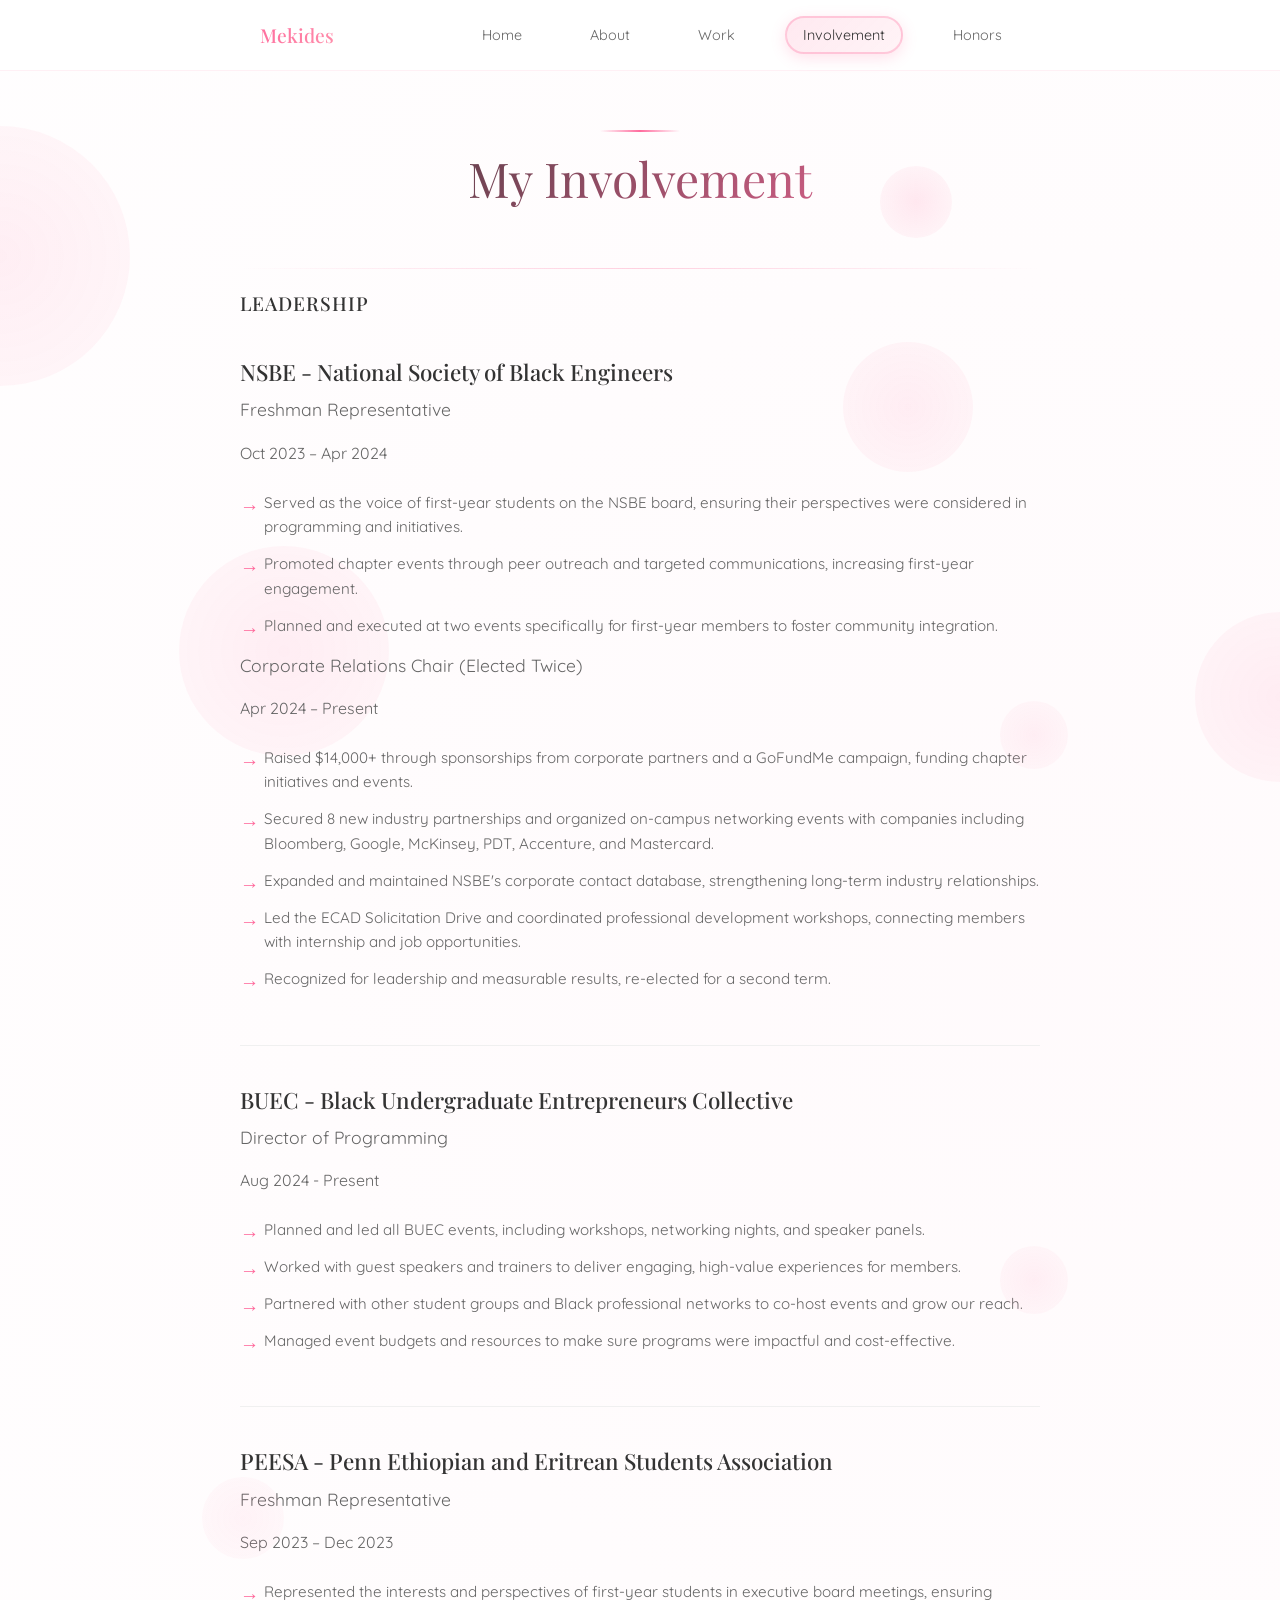
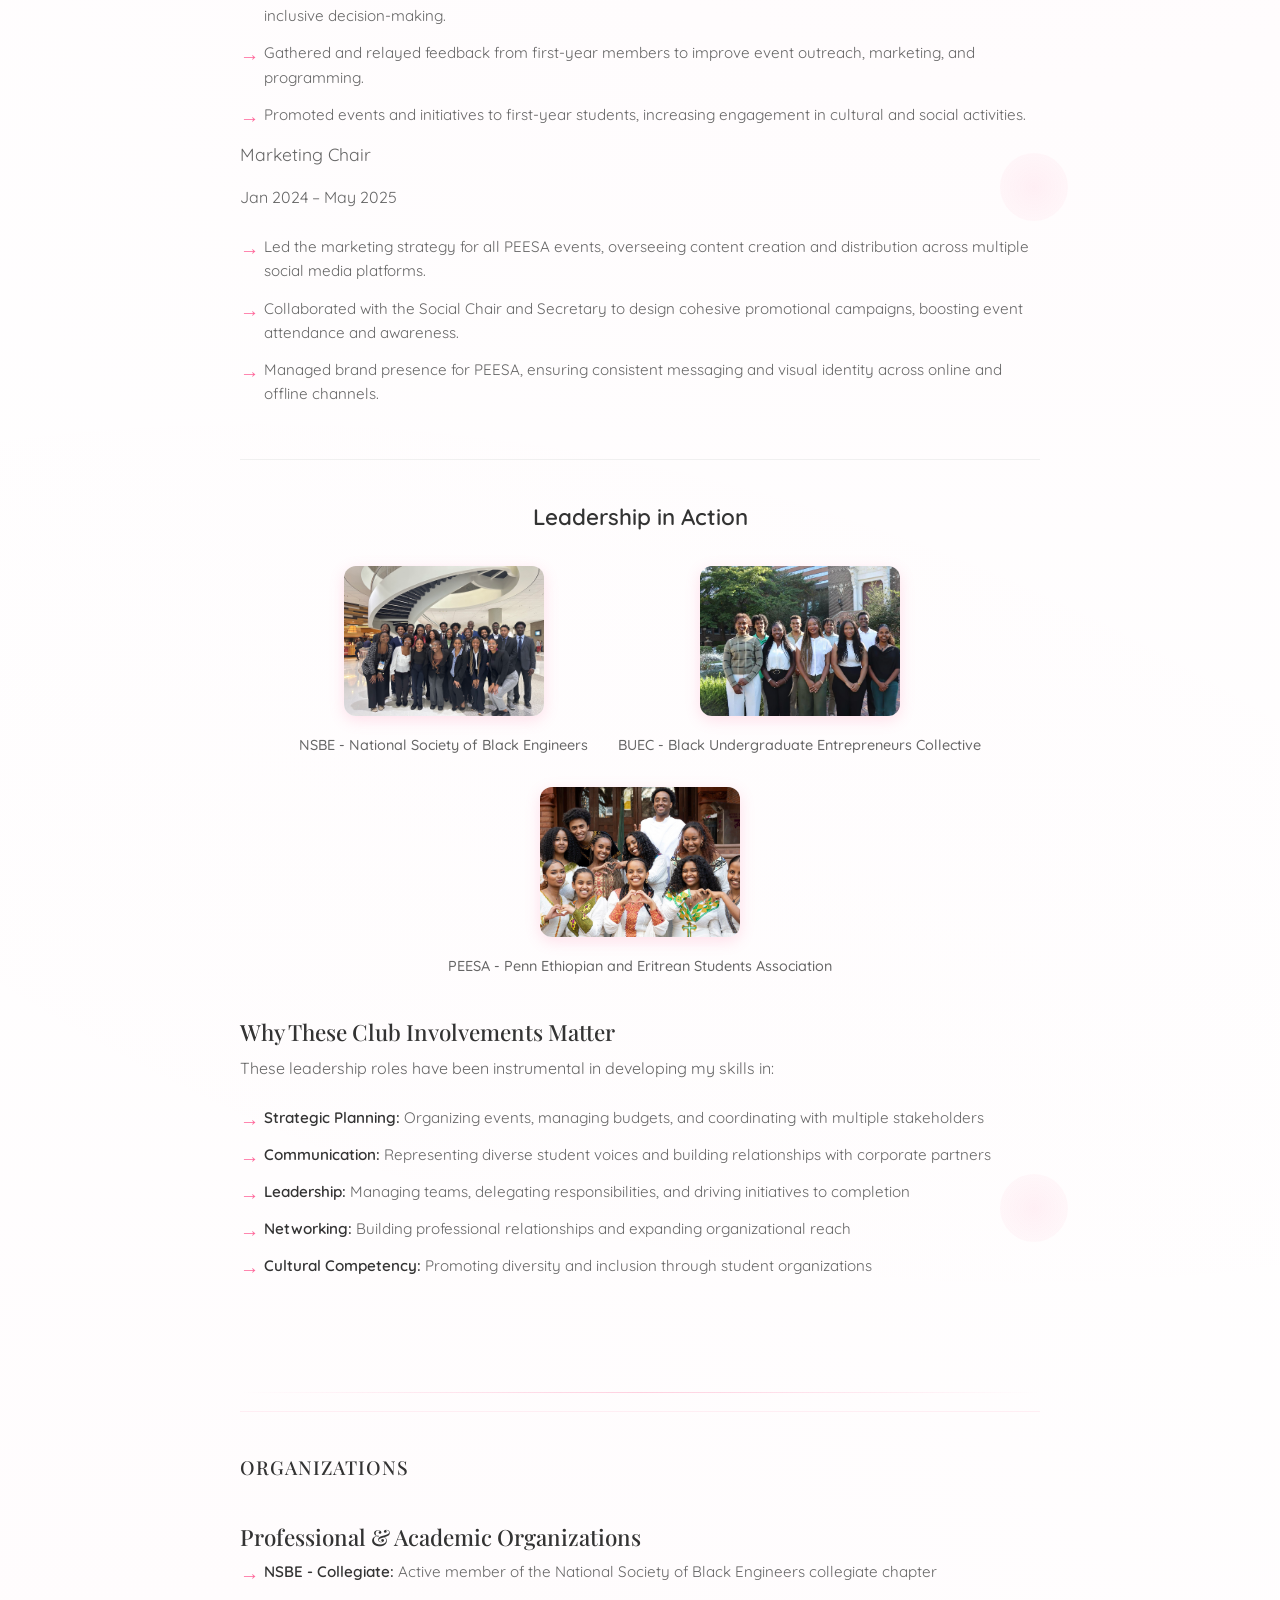
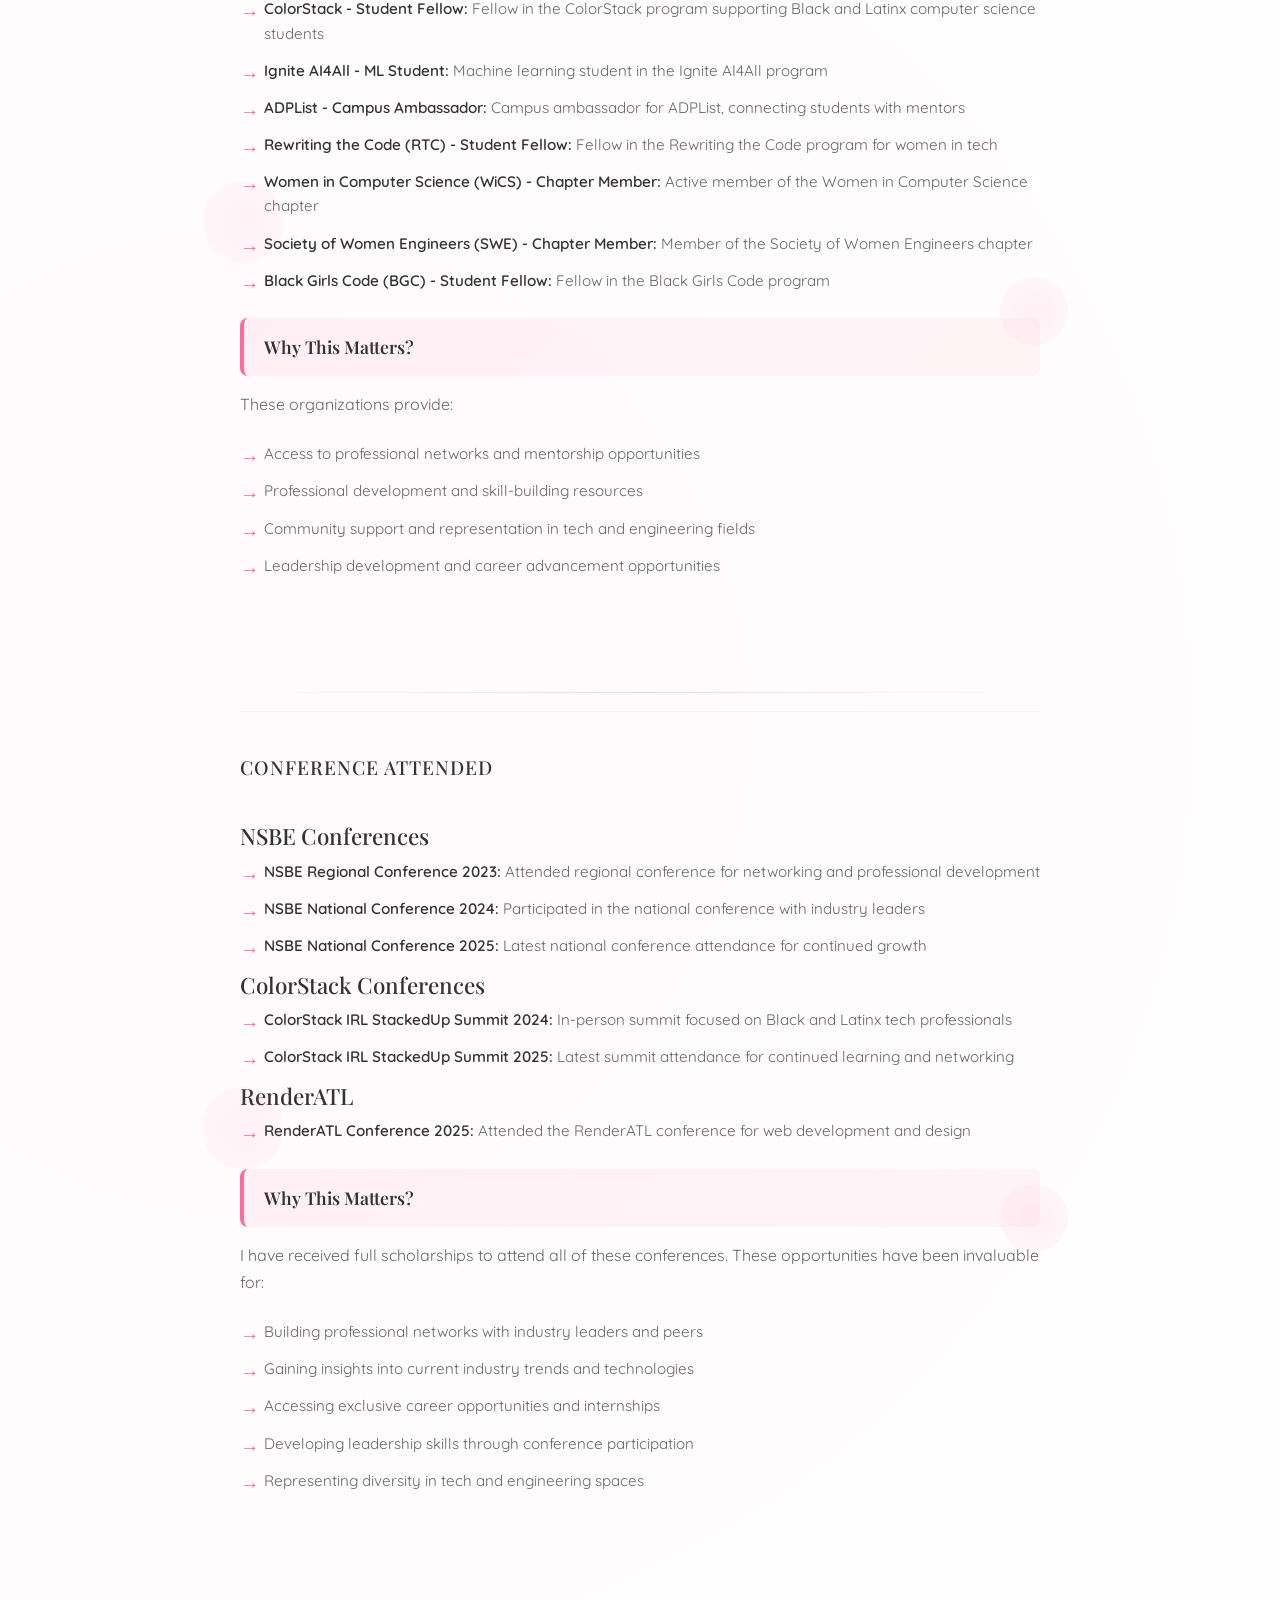
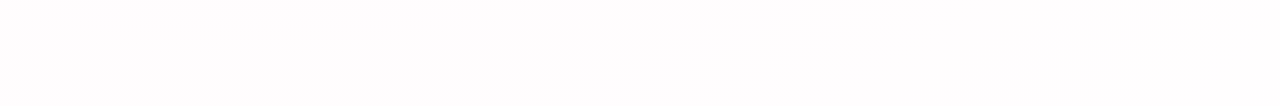
<file: involvement.html>
<!DOCTYPE html>
<html lang="en">
<head>
    <meta charset="UTF-8">
    <meta name="viewport" content="width=device-width, initial-scale=1.0">
    <title>Involvement - Mekides Portfolio</title>
    <meta name="description" content="Student organizations, activities, and community involvement of Mekides">
    
    <!-- Google Fonts -->
    <link href="https://fonts.googleapis.com/css2?family=Playfair+Display:wght@400;500;600;700&family=Quicksand:wght@300;400;500;600;700&display=swap" rel="stylesheet">
    
    <style>
        /* Reset and Base Styles */
        * {
            margin: 0;
            padding: 0;
            box-sizing: border-box;
        }

        body {
            font-family: 'Quicksand', sans-serif;
            line-height: 1.6;
            color: #333;
            background-color: #fff;
            font-size: 16px;
            background-image: 
                radial-gradient(circle at 20% 80%, rgba(255, 107, 157, 0.03) 0%, transparent 50%),
                radial-gradient(circle at 80% 20%, rgba(255, 107, 157, 0.03) 0%, transparent 50%);
            position: relative;
            overflow-x: hidden;
        }

        /* Pink Blush Elements */
        .blush {
            position: fixed;
            border-radius: 50%;
            background: radial-gradient(circle, rgba(255, 107, 157, 0.1), rgba(255, 143, 171, 0.05));
            pointer-events: none;
            z-index: -1;
            animation: float 6s ease-in-out infinite;
        }

        .blush-1 {
            width: 260px;
            height: 260px;
            top: 14%;
            left: -130px;
            animation-delay: 0s;
        }

        .blush-2 {
            width: 170px;
            height: 170px;
            top: 68%;
            right: -85px;
            animation-delay: 2s;
        }

        .blush-3 {
            width: 130px;
            height: 130px;
            top: 38%;
            right: 24%;
            animation-delay: 4s;
        }

        .blush-4 {
            width: 210px;
            height: 210px;
            bottom: 16%;
            left: 14%;
            animation-delay: 1s;
        }

        @keyframes float {
            0%, 100% { transform: translateY(0px) scale(1); }
            50% { transform: translateY(-20px) scale(1.05); }
        }

        /* Navigation */
        .navbar {
            background: rgba(255, 255, 255, 0.95);
            backdrop-filter: blur(10px);
            position: fixed;
            top: 0;
            width: 100%;
            z-index: 1000;
            border-bottom: 1px solid rgba(255, 107, 157, 0.1);
        }

        .nav-container {
            max-width: 800px;
            margin: 0 auto;
            padding: 0 20px;
            display: flex;
            justify-content: space-between;
            align-items: center;
            height: 70px;
        }

        .nav-logo a {
            font-family: 'Playfair Display', serif;
            font-size: 1.2rem;
            font-weight: 500;
            background: linear-gradient(135deg, #ff6b9d, #ff8fab);
            -webkit-background-clip: text;
            -webkit-text-fill-color: transparent;
            background-clip: text;
            text-decoration: none;
        }

        .nav-menu {
            display: flex;
            list-style: none;
            gap: 2rem;
        }

        .nav-link {
            color: #666;
            text-decoration: none;
            font-weight: 400;
            transition: all 0.3s ease;
            font-size: 0.9rem;
            position: relative;
            padding: 8px 16px;
            border-radius: 25px;
            background: transparent;
            border: 2px solid transparent;
        }

        .nav-link::after {
            display: none;
        }

        .nav-link:hover {
            color: #333;
            background: rgba(255, 107, 157, 0.1);
            border-color: rgba(255, 107, 157, 0.2);
            transform: translateY(-2px);
        }

        .nav-link.active {
            color: #333;
            background: linear-gradient(135deg, rgba(255, 107, 157, 0.15), rgba(255, 143, 171, 0.1));
            border-color: rgba(255, 107, 157, 0.3);
            box-shadow: 0 4px 15px rgba(255, 107, 157, 0.2);
        }

        /* Main Content */
        .main-content {
            margin-top: 70px;
            min-height: calc(100vh - 70px);
        }

        /* Sections */
        .section {
            padding: 80px 20px;
        }

        .container {
            max-width: 800px;
            margin: 0 auto;
        }

        /* Header Section */
        .header {
            text-align: center;
            margin-bottom: 80px;
            position: relative;
        }

        .header::before {
            content: '';
            position: absolute;
            top: -20px;
            left: 50%;
            transform: translateX(-50%);
            width: 80px;
            height: 2px;
            background: linear-gradient(90deg, transparent, #ff6b9d, transparent);
        }

        .header::after {
            content: '';
            position: absolute;
            top: 28%;
            right: 11%;
            width: 72px;
            height: 72px;
            background: radial-gradient(circle, rgba(255, 107, 157, 0.14), rgba(255, 143, 171, 0.04));
            border-radius: 50%;
            animation: pulse 5s ease-in-out infinite;
        }

        @keyframes pulse {
            0%, 100% { transform: scale(1); opacity: 0.8; }
            50% { transform: scale(1.1); opacity: 0.5; }
        }

        .header h1 {
            font-family: 'Playfair Display', serif;
            font-size: 3rem;
            font-weight: 400;
            background: linear-gradient(135deg, #333, #ff6b9d);
            -webkit-background-clip: text;
            -webkit-text-fill-color: transparent;
            background-clip: text;
            margin-bottom: 1rem;
            line-height: 1.2;
        }

        .header h2 {
            font-family: 'Playfair Display', serif;
            font-size: 1.5rem;
            font-weight: 400;
            color: #666;
            margin-bottom: 2rem;
            line-height: 1.4;
        }

        .header p {
            font-size: 1.1rem;
            color: #666;
            max-width: 600px;
            margin: 0 auto;
            line-height: 1.6;
        }

        /* Involvement Content */
        .involvement-content {
            margin-bottom: 80px;
            position: relative;
        }

        .involvement-content::before {
            content: '';
            position: absolute;
            top: -20px;
            left: 0;
            width: 100%;
            height: 1px;
            background: linear-gradient(90deg, transparent, rgba(255, 107, 157, 0.3), transparent);
        }

        .involvement-content::after {
            content: '';
            position: absolute;
            top: 45%;
            left: -38px;
            width: 82px;
            height: 82px;
            background: radial-gradient(circle, rgba(255, 107, 157, 0.07), rgba(255, 143, 171, 0.03));
            border-radius: 50%;
            animation: float 7s ease-in-out infinite;
        }

        /* Enhanced spacing between sections */
        .involvement-content + .involvement-content {
            margin-top: 60px;
            padding-top: 40px;
            border-top: 1px solid rgba(255, 107, 157, 0.1);
        }

        /* Image placeholder styling */
        .image-placeholder {
            margin-top: 25px;
            padding: 25px;
            background: linear-gradient(135deg, rgba(255, 107, 157, 0.03), rgba(255, 143, 171, 0.03));
            border: 2px dashed rgba(255, 107, 157, 0.4);
            border-radius: 12px;
            text-align: center;
            color: #666;
            transition: all 0.3s ease;
        }

        .image-placeholder:hover {
            border-color: rgba(255, 107, 157, 0.6);
            background: linear-gradient(135deg, rgba(255, 107, 157, 0.05), rgba(255, 143, 171, 0.05));
            transform: translateY(-2px);
        }

        .image-placeholder p {
            margin: 0;
            font-size: 0.9rem;
            font-weight: 500;
        }

        /* Enhanced bullet points for better readability */
        .involvement-bullets li strong {
            color: #333;
            font-weight: 600;
        }

        /* Enhanced styling for "Why This Matters?" sections */
        .involvement-item h5 {
            background: linear-gradient(135deg, rgba(255, 107, 157, 0.08), rgba(255, 143, 171, 0.08));
            padding: 15px 20px;
            border-radius: 8px;
            margin: 25px 0 15px 0;
            border-left: 4px solid #ff6b9d;
            color: #333;
            font-weight: 600;
            font-size: 1.1rem;
            font-family: 'Playfair Display', serif;
        }

        .section-title {
            font-family: 'Playfair Display', serif;
            font-size: 1.2rem;
            font-weight: 500;
            color: #333;
            margin-bottom: 40px;
            text-transform: uppercase;
            letter-spacing: 1px;
            position: relative;
        }


        .involvement-item {
            border-bottom: 1px solid #f0f0f0;
            padding-bottom: 40px;
            margin-bottom: 40px;
            transition: all 0.3s ease;
            position: relative;
        }


        .involvement-item:hover {
            border-bottom-color: transparent;
        }

        .involvement-item:last-child {
            border-bottom: none;
        }

        .involvement-item::after {
            content: '';
            position: absolute;
            top: 50%;
            right: -28px;
            width: 68px;
            height: 68px;
            background: radial-gradient(circle, rgba(255, 107, 157, 0.09), rgba(255, 143, 171, 0.03));
            border-radius: 50%;
            animation: float 6s ease-in-out infinite;
            animation-delay: 1s;
        }

        .involvement-title {
            font-family: 'Playfair Display', serif;
            font-size: 1.4rem;
            font-weight: 500;
            color: #333;
            margin-bottom: 0.5rem;
            line-height: 1.3;
        }

        .involvement-role {
            font-size: 1.1rem;
            color: #666;
            margin-bottom: 1rem;
            font-weight: 400;
        }

        .involvement-description {
            font-size: 1rem;
            color: #666;
            line-height: 1.7;
            margin-bottom: 1.5rem;
        }

        .involvement-bullets {
            list-style: none;
        }

        .involvement-bullets li {
            position: relative;
            padding-left: 1.5rem;
            margin-bottom: 0.8rem;
            color: #666;
            line-height: 1.6;
            font-size: 0.95rem;
            transition: color 0.3s ease;
        }

        .involvement-bullets li::before {
            content: '→';
            position: absolute;
            left: 0;
            color: #ff6b9d;
            font-weight: 900;
            font-size: 1.2rem;
            transition: all 0.3s ease;
        }

        .involvement-bullets li:hover {
            color: #333;
        }

        /* Responsive Design */
        @media (max-width: 768px) {
            .blush {
                display: none;
            }

            .header h1 {
                font-size: 2.5rem;
            }

            .header h2 {
                font-size: 1.3rem;
            }

            .involvement-title {
                font-size: 1.3rem;
            }

            .nav-menu {
                display: none;
            }
        }
    </style>
</head>
<body>
    <!-- Pink Blush Elements -->
    <div class="blush blush-1"></div>
    <div class="blush blush-2"></div>
    <div class="blush blush-3"></div>
    <div class="blush blush-4"></div>

    <!-- Navigation -->
    <nav class="navbar">
        <div class="nav-container">
            <div class="nav-logo">
                <a href="index.html">Mekides</a>
            </div>
            <ul class="nav-menu">
                <li><a href="index.html" class="nav-link">Home</a></li>
                <li><a href="about.html" class="nav-link">About</a></li>
                <li><a href="mywork.html" class="nav-link">Work</a></li>
                <li><a href="involvement.html" class="nav-link active">Involvement</a></li>
                <li><a href="honors.html" class="nav-link">Honors</a></li>
            </ul>
        </div>
    </nav>

    <!-- Main Content -->
    <main class="main-content">
        <section class="section">
            <div class="container">
                <!-- Header -->
                <div class="header">
                    <h1>My Involvement</h1>
                </div>

                <!-- Involvement Content -->
                <div class="involvement-content">
                    <h3 class="section-title">Leadership</h3>
                    
                    <div class="involvement-item">
                        <h4 class="involvement-title">NSBE - National Society of Black Engineers</h4>
                        <p class="involvement-role">Freshman Representative</p>
                        <p class="involvement-description">Oct 2023 – Apr 2024</p>
                        <ul class="involvement-bullets">
                            <li>Served as the voice of first-year students on the NSBE board, ensuring their perspectives were considered in programming and initiatives.</li>
                            <li>Promoted chapter events through peer outreach and targeted communications, increasing first-year engagement.</li>
                            <li>Planned and executed at two events specifically for first-year members to foster community integration.</li>
                        </ul>
                        
                        <p class="involvement-role">Corporate Relations Chair (Elected Twice)</p>
                        <p class="involvement-description">Apr 2024 – Present</p>
                        <ul class="involvement-bullets">
                            <li>Raised $14,000+ through sponsorships from corporate partners and a GoFundMe campaign, funding chapter initiatives and events.</li>
                            <li>Secured 8 new industry partnerships and organized on-campus networking events with companies including Bloomberg, Google, McKinsey, PDT, Accenture, and Mastercard.</li>
                            <li>Expanded and maintained NSBE's corporate contact database, strengthening long-term industry relationships.</li>
                            <li>Led the ECAD Solicitation Drive and coordinated professional development workshops, connecting members with internship and job opportunities.</li>
                            <li>Recognized for leadership and measurable results, re-elected for a second term.</li>
                        </ul>
                        
                    </div>

                    <div class="involvement-item">
                        <h4 class="involvement-title">BUEC - Black Undergraduate Entrepreneurs Collective</h4>
                        <p class="involvement-role">Director of Programming</p>
                        <p class="involvement-description">Aug 2024 - Present</p>
                        <ul class="involvement-bullets">
                            <li>Planned and led all BUEC events, including workshops, networking nights, and speaker panels.</li>
                            <li>Worked with guest speakers and trainers to deliver engaging, high-value experiences for members.</li>
                            <li>Partnered with other student groups and Black professional networks to co-host events and grow our reach.</li>
                            <li>Managed event budgets and resources to make sure programs were impactful and cost-effective.</li>
                        </ul>
                        
                    </div>

                    <div class="involvement-item">
                        <h4 class="involvement-title">PEESA - Penn Ethiopian and Eritrean Students Association</h4>
                        <p class="involvement-role">Freshman Representative</p>
                        <p class="involvement-description">Sep 2023 – Dec 2023</p>
                        <ul class="involvement-bullets">
                            <li>Represented the interests and perspectives of first-year students in executive board meetings, ensuring inclusive decision-making.</li>
                            <li>Gathered and relayed feedback from first-year members to improve event outreach, marketing, and programming.</li>
                            <li>Promoted events and initiatives to first-year students, increasing engagement in cultural and social activities.</li>
                        </ul>
                        
                        <p class="involvement-role">Marketing Chair</p>
                        <p class="involvement-description">Jan 2024 – May 2025</p>
                        <ul class="involvement-bullets">
                            <li>Led the marketing strategy for all PEESA events, overseeing content creation and distribution across multiple social media platforms.</li>
                            <li>Collaborated with the Social Chair and Secretary to design cohesive promotional campaigns, boosting event attendance and awareness.</li>
                            <li>Managed brand presence for PEESA, ensuring consistent messaging and visual identity across online and offline channels.</li>
                        </ul>
                        
                    </div>

                    <!-- Leadership Images Gallery -->
                    <div class="leadership-gallery" style="margin: 40px 0; text-align: center;">
                        <h4 style="margin-bottom: 30px; color: #333; font-size: 1.4em; font-weight: 600;">Leadership in Action</h4>
                        <div style="display: flex; justify-content: center; gap: 30px; flex-wrap: wrap; align-items: center;">
                            <div class="gallery-item" style="flex: 0 0 auto;">
                                <img src="images/involvement/NSBE.jpeg" alt="NSBE activities and events" 
                                     style="width: 200px; height: 150px; object-fit: cover; border-radius: 12px; 
                                            box-shadow: 0 4px 15px rgba(255, 107, 157, 0.2); 
                                            cursor: pointer; transition: all 0.3s ease;"
                                     onmouseover="this.style.transform='scale(1.05)'; this.style.boxShadow='0 8px 25px rgba(255, 107, 157, 0.3)'"
                                     onmouseout="this.style.transform='scale(1)'; this.style.boxShadow='0 4px 15px rgba(255, 107, 157, 0.2)'"
                                     onclick="openImageModal(this.src, this.alt)">
                                <p style="margin-top: 10px; font-size: 0.9em; color: #666; font-weight: 500;">NSBE - National Society of Black Engineers</p>
                            </div>
                            <div class="gallery-item" style="flex: 0 0 auto;">
                                <img src="images/involvement/BUEC.jpeg" alt="BUEC activities and events" 
                                     style="width: 200px; height: 150px; object-fit: cover; border-radius: 12px; 
                                            box-shadow: 0 4px 15px rgba(255, 107, 157, 0.2); 
                                            cursor: pointer; transition: all 0.3s ease;"
                                     onmouseover="this.style.transform='scale(1.05)'; this.style.boxShadow='0 8px 25px rgba(255, 107, 157, 0.3)'"
                                     onmouseout="this.style.transform='scale(1)'; this.style.boxShadow='0 4px 15px rgba(255, 107, 157, 0.2)'"
                                     onclick="openImageModal(this.src, this.alt)">
                                <p style="margin-top: 10px; font-size: 0.9em; color: #666; font-weight: 500;">BUEC - Black Undergraduate Entrepreneurs Collective</p>
                            </div>
                            <div class="gallery-item" style="flex: 0 0 auto;">
                                <img src="images/involvement/PEESA.JPG" alt="PEESA activities and events" 
                                     style="width: 200px; height: 150px; object-fit: cover; border-radius: 12px; 
                                            box-shadow: 0 4px 15px rgba(255, 107, 157, 0.2); 
                                            cursor: pointer; transition: all 0.3s ease;"
                                     onmouseover="this.style.transform='scale(1.05)'; this.style.boxShadow='0 8px 25px rgba(255, 107, 157, 0.3)'"
                                     onmouseout="this.style.transform='scale(1)'; this.style.boxShadow='0 4px 15px rgba(255, 107, 157, 0.2)'"
                                     onclick="openImageModal(this.src, this.alt)">
                                <p style="margin-top: 10px; font-size: 0.9em; color: #666; font-weight: 500;">PEESA - Penn Ethiopian and Eritrean Students Association</p>
                            </div>
                        </div>
                    </div>

                    <div class="involvement-item">
                        <h4 class="involvement-title">Why These Club Involvements Matter</h4>
                        <p class="involvement-description">These leadership roles have been instrumental in developing my skills in:</p>
                        <ul class="involvement-bullets">
                            <li><strong>Strategic Planning:</strong> Organizing events, managing budgets, and coordinating with multiple stakeholders</li>
                            <li><strong>Communication:</strong> Representing diverse student voices and building relationships with corporate partners</li>
                            <li><strong>Leadership:</strong> Managing teams, delegating responsibilities, and driving initiatives to completion</li>
                            <li><strong>Networking:</strong> Building professional relationships and expanding organizational reach</li>
                            <li><strong>Cultural Competency:</strong> Promoting diversity and inclusion through student organizations</li>
                        </ul>
                    </div>
                </div>

                <!-- Organizations Section -->
                <div class="involvement-content">
                    <h3 class="section-title">Organizations</h3>
                    
                    <div class="involvement-item">
                        <h4 class="involvement-title">Professional & Academic Organizations</h4>
                        <ul class="involvement-bullets">
                            <li><strong>NSBE - Collegiate:</strong> Active member of the National Society of Black Engineers collegiate chapter</li>
                            <li><strong>ColorStack - Student Fellow:</strong> Fellow in the ColorStack program supporting Black and Latinx computer science students</li>
                            <li><strong>Ignite AI4All - ML Student:</strong> Machine learning student in the Ignite AI4All program</li>
                            <li><strong>ADPList - Campus Ambassador:</strong> Campus ambassador for ADPList, connecting students with mentors</li>
                            <li><strong>Rewriting the Code (RTC) - Student Fellow:</strong> Fellow in the Rewriting the Code program for women in tech</li>
                            <li><strong>Women in Computer Science (WiCS) - Chapter Member:</strong> Active member of the Women in Computer Science chapter</li>
                            <li><strong>Society of Women Engineers (SWE) - Chapter Member:</strong> Member of the Society of Women Engineers chapter</li>
                            <li><strong>Black Girls Code (BGC) - Student Fellow:</strong> Fellow in the Black Girls Code program</li>
                        </ul>
                        
                        <h5>Why This Matters?</h5>
                        <p class="involvement-description">These organizations provide:</p>
                        <ul class="involvement-bullets">
                            <li>Access to professional networks and mentorship opportunities</li>
                            <li>Professional development and skill-building resources</li>
                            <li>Community support and representation in tech and engineering fields</li>
                            <li>Leadership development and career advancement opportunities</li>
                        </ul>
                    </div>
                </div>

                <!-- Conference Attended Section -->
                <div class="involvement-content">
                    <h3 class="section-title">Conference Attended</h3>
                    
                    <div class="involvement-item">
                        <h4 class="involvement-title">NSBE Conferences</h4>
                        <ul class="involvement-bullets">
                            <li><strong>NSBE Regional Conference 2023:</strong> Attended regional conference for networking and professional development</li>
                            <li><strong>NSBE National Conference 2024:</strong> Participated in the national conference with industry leaders</li>
                            <li><strong>NSBE National Conference 2025:</strong> Latest national conference attendance for continued growth</li>
                        </ul>
                        
                        <h4 class="involvement-title">ColorStack Conferences</h4>
                        <ul class="involvement-bullets">
                            <li><strong>ColorStack IRL StackedUp Summit 2024:</strong> In-person summit focused on Black and Latinx tech professionals</li>
                            <li><strong>ColorStack IRL StackedUp Summit 2025:</strong> Latest summit attendance for continued learning and networking</li>
                        </ul>
                        
                        <h4 class="involvement-title">RenderATL</h4>
                        <ul class="involvement-bullets">
                            <li><strong>RenderATL Conference 2025:</strong> Attended the RenderATL conference for web development and design</li>
                        </ul>
                        
                        <h5>Why This Matters?</h5>
                        <p class="involvement-description">I have received full scholarships to attend all of these conferences. These opportunities have been invaluable for:</p>
                        <ul class="involvement-bullets">
                            <li>Building professional networks with industry leaders and peers</li>
                            <li>Gaining insights into current industry trends and technologies</li>
                            <li>Accessing exclusive career opportunities and internships</li>
                            <li>Developing leadership skills through conference participation</li>
                            <li>Representing diversity in tech and engineering spaces</li>
                        </ul>
                    </div>
                </div>
            </div>
        </section>
    </main>

    <!-- Image Modal -->
    <div id="imageModal" style="display: none; position: fixed; z-index: 2000; left: 0; top: 0; width: 100%; height: 100%; background-color: rgba(0, 0, 0, 0.9); backdrop-filter: blur(5px);">
        <div style="position: relative; margin: 2% auto; max-width: 95%; max-height: 95%; text-align: center; display: flex; align-items: center; justify-content: center; min-height: 100vh;">
            <span id="closeModal" style="position: absolute; top: 20px; right: 30px; color: white; font-size: 40px; font-weight: bold; cursor: pointer; z-index: 2001; background: rgba(0, 0, 0, 0.5); border-radius: 50%; width: 50px; height: 50px; display: flex; align-items: center; justify-content: center; line-height: 1;">&times;</span>
            <img id="modalImage" style="max-width: 95vw; max-height: 95vh; width: auto; height: auto; border-radius: 12px; box-shadow: 0 15px 50px rgba(0, 0, 0, 0.7); object-fit: contain;">
        </div>
    </div>

    <script>
        function openImageModal(src, alt) {
            const modal = document.getElementById('imageModal');
            const modalImg = document.getElementById('modalImage');
            modal.style.display = 'block';
            modalImg.src = src;
            modalImg.alt = alt;
        }

        function closeImageModal() {
            document.getElementById('imageModal').style.display = 'none';
        }

        // Close modal when clicking outside the image
        document.getElementById('imageModal').onclick = function(event) {
            if (event.target === this) {
                closeImageModal();
            }
        }

        // Close modal with escape key
        document.addEventListener('keydown', function(event) {
            if (event.key === 'Escape') {
                closeImageModal();
            }
        });

        // Close button functionality
        document.getElementById('closeModal').onclick = closeImageModal;
    </script>
</body>
</html>
</file>
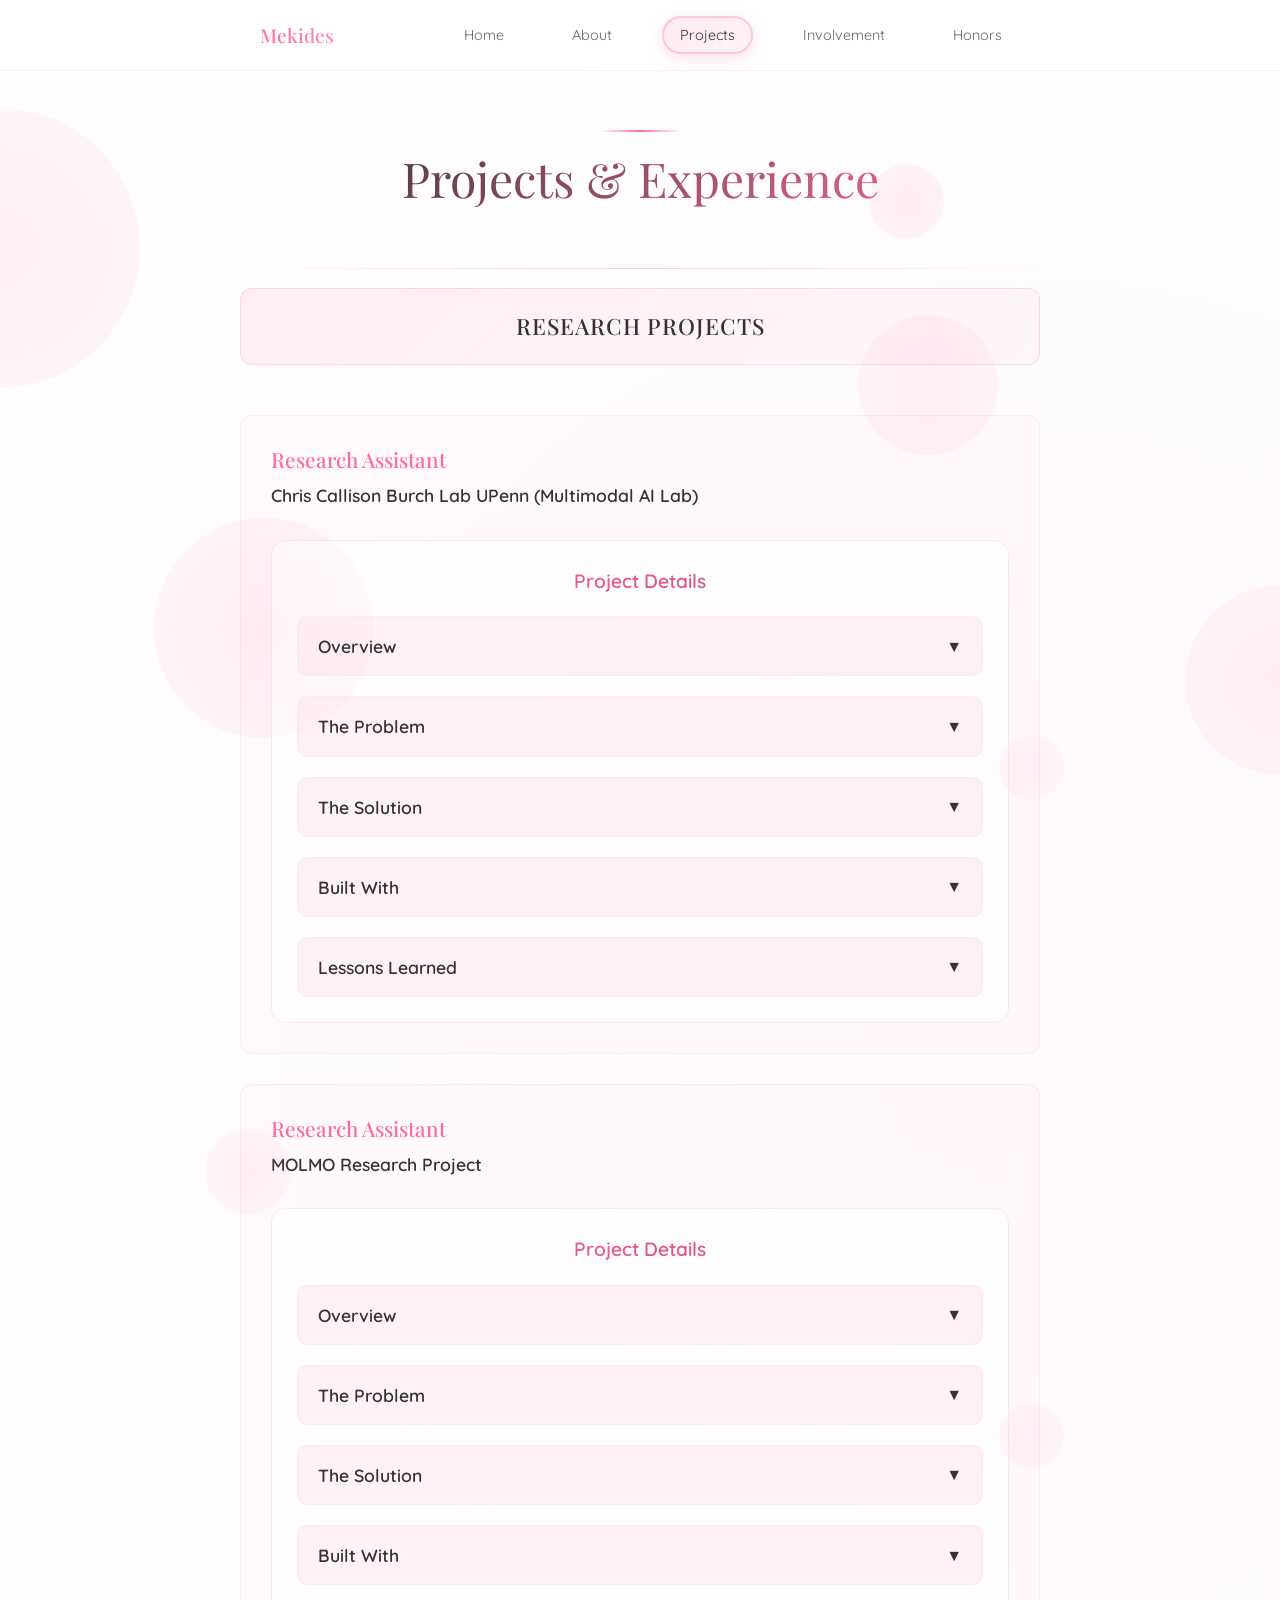
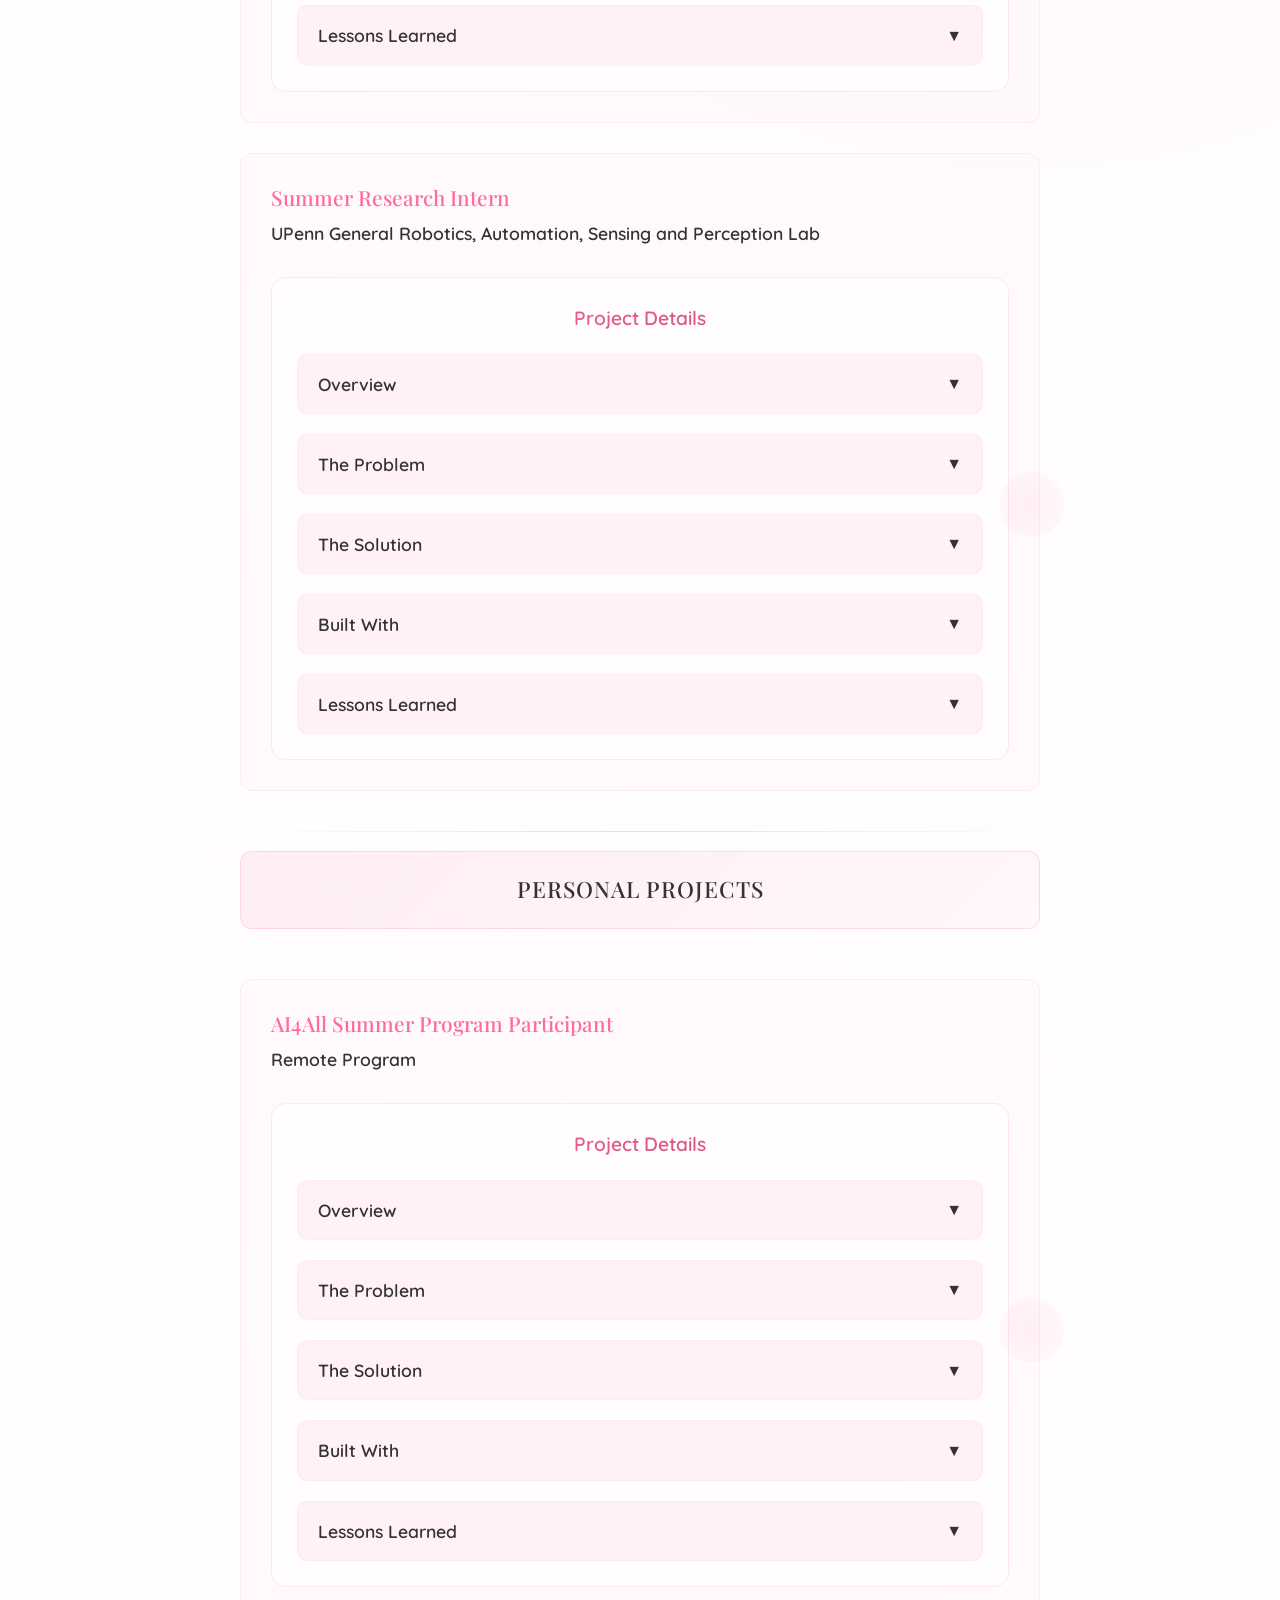
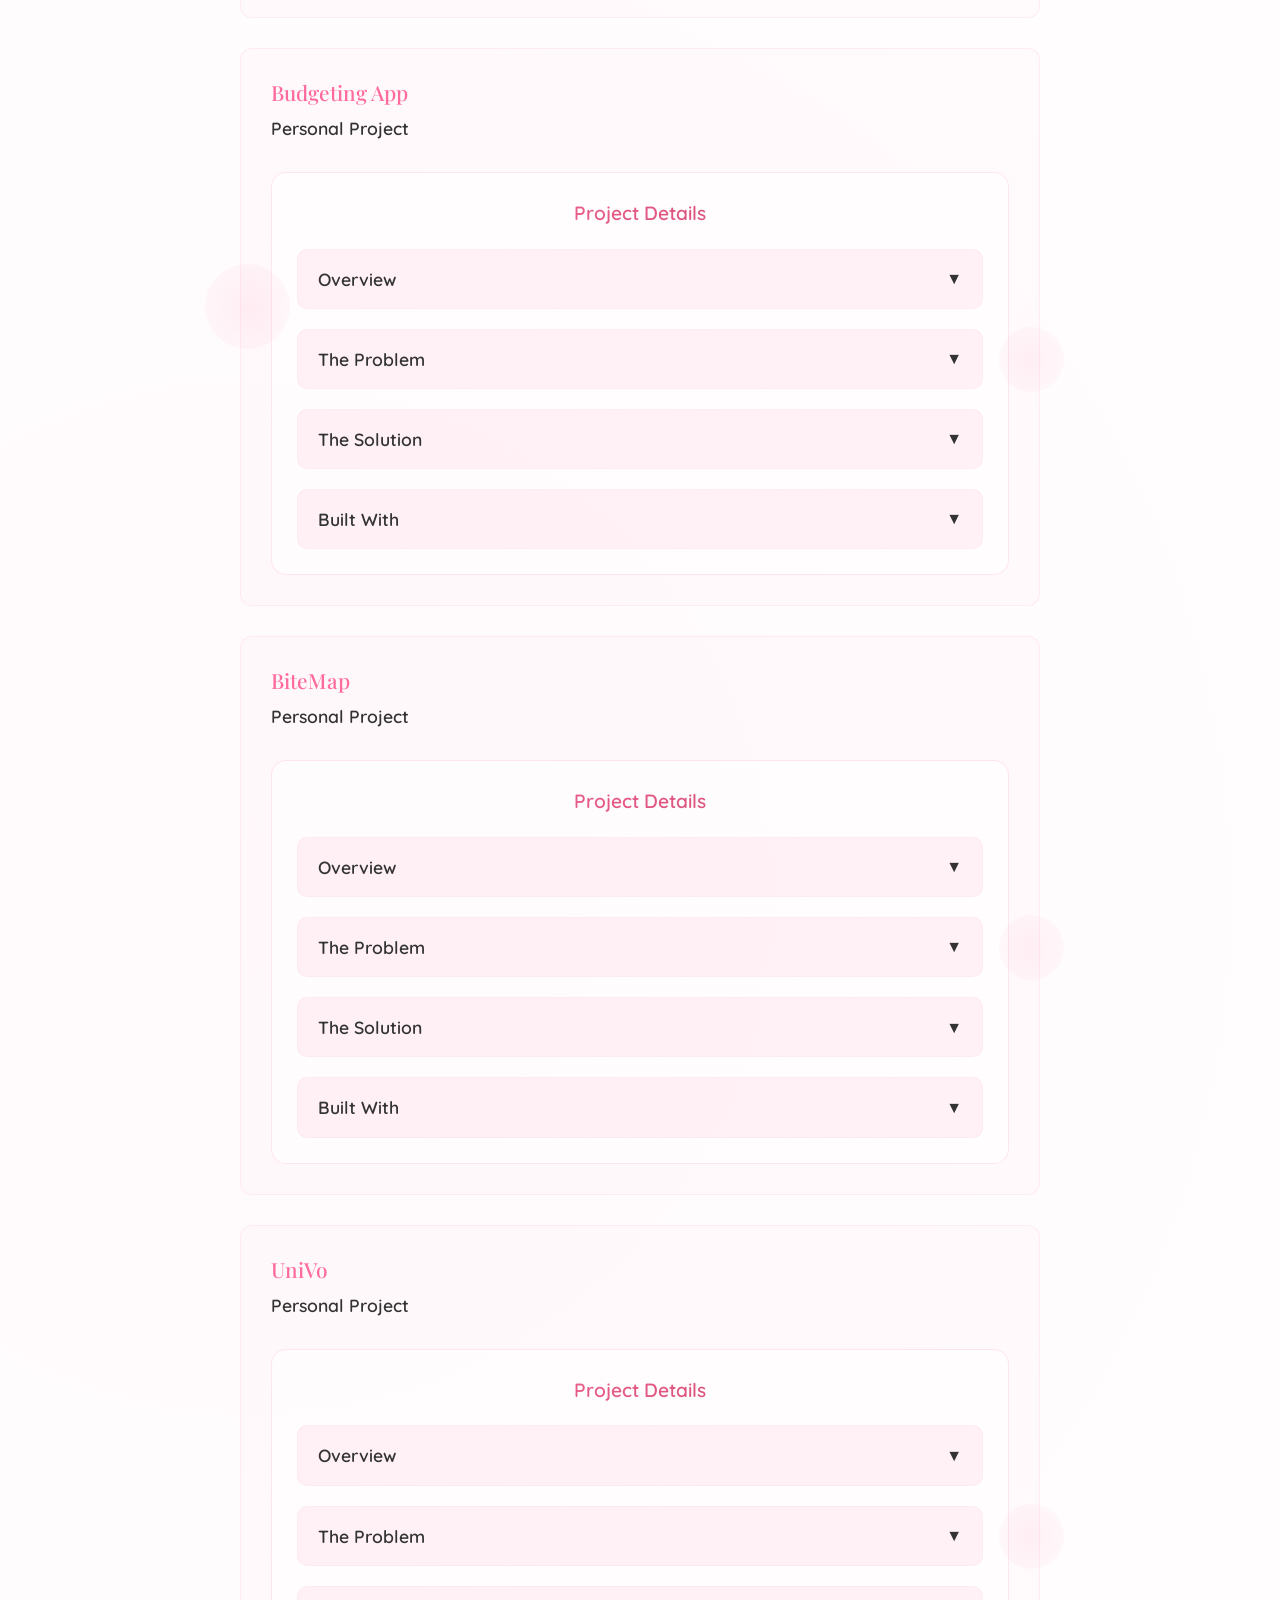
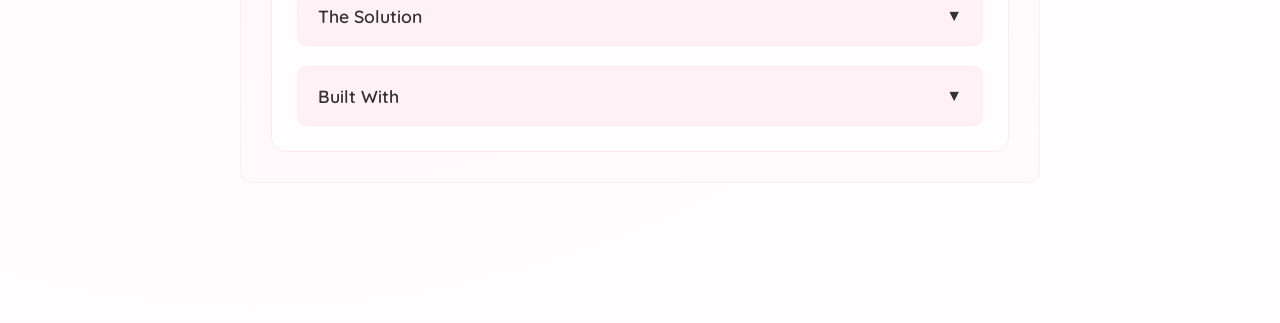
<file: mywork.html>
<!DOCTYPE html>
<html lang="en">
<head>
    <meta charset="UTF-8">
    <meta name="viewport" content="width=device-width, initial-scale=1.0">
    <title>Work Experience - Mekides Portfolio</title>
    <meta name="description" content="Professional work experience and research projects of Mekides">
    
    <!-- Google Fonts -->
    <link href="https://fonts.googleapis.com/css2?family=Playfair+Display:wght@400;500;600;700&family=Quicksand:wght@300;400;500;600;700&display=swap" rel="stylesheet">
    
    <style>
        /* Reset and Base Styles */
        * {
            margin: 0;
            padding: 0;
            box-sizing: border-box;
        }

        body {
            font-family: 'Quicksand', sans-serif;
            line-height: 1.6;
            color: #333;
            background-color: #fff;
            font-size: 16px;
            background-image: 
                radial-gradient(circle at 20% 80%, rgba(255, 107, 157, 0.03) 0%, transparent 50%),
                radial-gradient(circle at 80% 20%, rgba(255, 107, 157, 0.03) 0%, transparent 50%);
            position: relative;
            overflow-x: hidden;
        }

        /* Pink Blush Elements */
        .blush {
            position: fixed;
            border-radius: 50%;
            background: radial-gradient(circle, rgba(255, 107, 157, 0.1), rgba(255, 143, 171, 0.05));
            pointer-events: none;
            z-index: -1;
            animation: float 6s ease-in-out infinite;
        }

        .blush-1 {
            width: 280px;
            height: 280px;
            top: 12%;
            left: -140px;
            animation-delay: 0s;
        }

        .blush-2 {
            width: 190px;
            height: 190px;
            top: 65%;
            right: -95px;
            animation-delay: 2s;
        }

        .blush-3 {
            width: 140px;
            height: 140px;
            top: 35%;
            right: 22%;
            animation-delay: 4s;
        }

        .blush-4 {
            width: 220px;
            height: 220px;
            bottom: 18%;
            left: 12%;
            animation-delay: 1s;
        }

        @keyframes float {
            0%, 100% { transform: translateY(0px) scale(1); }
            50% { transform: translateY(-20px) scale(1.05); }
        }

        /* Navigation */
        .navbar {
            background: rgba(255, 255, 255, 0.95);
            backdrop-filter: blur(10px);
            position: fixed;
            top: 0;
            width: 100%;
            z-index: 1000;
            border-bottom: 1px solid rgba(255, 107, 157, 0.1);
        }

        .nav-container {
            max-width: 800px;
            margin: 0 auto;
            padding: 0 20px;
            display: flex;
            justify-content: space-between;
            align-items: center;
            height: 70px;
        }

        .nav-logo a {
            font-family: 'Playfair Display', serif;
            font-size: 1.2rem;
            font-weight: 500;
            background: linear-gradient(135deg, #ff6b9d, #ff8fab);
            -webkit-background-clip: text;
            -webkit-text-fill-color: transparent;
            background-clip: text;
            text-decoration: none;
        }

        .nav-menu {
            display: flex;
            list-style: none;
            gap: 2rem;
        }

        .nav-link {
            color: #666;
            text-decoration: none;
            font-weight: 400;
            transition: all 0.3s ease;
            font-size: 0.9rem;
            position: relative;
            padding: 8px 16px;
            border-radius: 25px;
            background: transparent;
            border: 2px solid transparent;
        }

        .nav-link::after {
            display: none;
        }

        .nav-link:hover {
            color: #333;
            background: rgba(255, 107, 157, 0.1);
            border-color: rgba(255, 107, 157, 0.2);
            transform: translateY(-2px);
        }

        .nav-link.active {
            color: #333;
            background: linear-gradient(135deg, rgba(255, 107, 157, 0.15), rgba(255, 143, 171, 0.1));
            border-color: rgba(255, 107, 157, 0.3);
            box-shadow: 0 4px 15px rgba(255, 107, 157, 0.2);
        }

        /* Main Content */
        .main-content {
            margin-top: 70px;
            min-height: calc(100vh - 70px);
        }

        /* Sections */
        .section {
            padding: 80px 20px;
        }

        .container {
            max-width: 800px;
            margin: 0 auto;
        }

        /* Header Section */
        .header {
            text-align: center;
            margin-bottom: 80px;
            position: relative;
        }

        .header::before {
            content: '';
            position: absolute;
            top: -20px;
            left: 50%;
            transform: translateX(-50%);
            width: 80px;
            height: 2px;
            background: linear-gradient(90deg, transparent, #ff6b9d, transparent);
        }

        .header::after {
            content: '';
            position: absolute;
            top: 25%;
            right: 12%;
            width: 75px;
            height: 75px;
            background: radial-gradient(circle, rgba(255, 107, 157, 0.13), rgba(255, 143, 171, 0.04));
            border-radius: 50%;
            animation: pulse 5s ease-in-out infinite;
        }

        @keyframes pulse {
            0%, 100% { transform: scale(1); opacity: 0.8; }
            50% { transform: scale(1.1); opacity: 0.5; }
        }

        .header h1 {
            font-family: 'Playfair Display', serif;
            font-size: 3rem;
            font-weight: 400;
            background: linear-gradient(135deg, #333, #ff6b9d);
            -webkit-background-clip: text;
            -webkit-text-fill-color: transparent;
            background-clip: text;
            margin-bottom: 1rem;
            line-height: 1.2;
        }

        .header h2 {
            font-family: 'Playfair Display', serif;
            font-size: 1.5rem;
            font-weight: 400;
            color: #666;
            margin-bottom: 2rem;
            line-height: 1.4;
        }

        .header p {
            font-size: 1.1rem;
            color: #666;
            max-width: 600px;
            margin: 0 auto;
            line-height: 1.6;
        }

        /* Work Section */
        .work-section {
            margin-bottom: 80px;
            position: relative;
        }

        .work-section::before {
            content: '';
            position: absolute;
            top: -20px;
            left: 0;
            width: 100%;
            height: 1px;
            background: linear-gradient(90deg, transparent, rgba(255, 107, 157, 0.3), transparent);
        }

        .work-section::after {
            content: '';
            position: absolute;
            top: 40%;
            left: -35px;
            width: 85px;
            height: 85px;
            background: radial-gradient(circle, rgba(255, 107, 157, 0.09), rgba(255, 143, 171, 0.03));
            border-radius: 50%;
            animation: float 7s ease-in-out infinite;
        }

        .section-title {
            font-family: 'Playfair Display', serif;
            font-size: 1.2rem;
            font-weight: 500;
            color: #333;
            margin-bottom: 40px;
            text-transform: uppercase;
            letter-spacing: 1px;
            position: relative;
        }


        .experience-item {
            border-bottom: 1px solid #f0f0f0;
            padding-bottom: 40px;
            margin-bottom: 40px;
            transition: all 0.3s ease;
            position: relative;
        }


        .experience-item:hover {
            border-bottom-color: transparent;
        }

        .experience-item:last-child {
            border-bottom: none;
        }

        .experience-item::after {
            content: '';
            position: absolute;
            top: 50%;
            right: -25px;
            width: 65px;
            height: 65px;
            background: radial-gradient(circle, rgba(255, 107, 157, 0.08), rgba(255, 143, 171, 0.03));
            border-radius: 50%;
            animation: float 6s ease-in-out infinite;
            animation-delay: 1s;
        }

        .job-title {
            font-family: 'Playfair Display', serif;
            font-size: 1.4rem;
            font-weight: 500;
            color: #333;
            margin-bottom: 0.5rem;
            line-height: 1.3;
        }

        .job-company {
            font-size: 1.1rem;
            color: #666;
            margin-bottom: 1rem;
            font-weight: 400;
        }

        .job-description {
            font-size: 1rem;
            color: #666;
            line-height: 1.7;
            margin-bottom: 1.5rem;
        }

        .job-bullets {
            list-style: none;
        }

        .job-bullets li {
            position: relative;
            padding-left: 1.5rem;
            margin-bottom: 0.8rem;
            color: #666;
            line-height: 1.6;
            font-size: 0.95rem;
            transition: color 0.3s ease;
        }

        .job-bullets li::before {
            content: '•';
            position: absolute;
            left: 0;
            color: #ff6b9d;
            font-weight: bold;
        }

        .job-bullets li:hover {
            color: #333;
        }

        /* Responsive Design */
        @media (max-width: 768px) {
            .blush {
                display: none;
            }

            .header h1 {
                font-size: 2.5rem;
            }

            .header h2 {
                font-size: 1.3rem;
            }

            .job-title {
                font-size: 1.3rem;
            }

            .nav-menu {
                display: none;
            }
        }
    </style>
</head>
<body>
    <!-- Pink Blush Elements -->
    <div class="blush blush-1"></div>
    <div class="blush blush-2"></div>
    <div class="blush blush-3"></div>
    <div class="blush blush-4"></div>

    <!-- Navigation -->
    <nav class="navbar">
        <div class="nav-container">
            <div class="nav-logo">
                <a href="index.html">Mekides</a>
            </div>
            <ul class="nav-menu">
                <li><a href="index.html" class="nav-link">Home</a></li>
                <li><a href="about.html" class="nav-link">About</a></li>
                  <li><a href="mywork.html" class="nav-link active">Projects</a></li>
                <li><a href="involvement.html" class="nav-link">Involvement</a></li>
                <li><a href="honors.html" class="nav-link">Honors</a></li>
            </ul>
        </div>
    </nav>

    <!-- Main Content -->
    <main class="main-content">
        <section class="section">
            <div class="container">
                <!-- Header -->
                <div class="header">
                    <h1>Projects & Experience</h1>
                </div>

                <!-- Work Experience -->
                <div class="work-section" style="margin-bottom: 60px;">
                    <h3 class="section-title" style="font-size: 1.4rem; margin-bottom: 50px; text-align: center; background: linear-gradient(135deg, rgba(255, 107, 157, 0.1), rgba(255, 143, 171, 0.05)); padding: 20px; border-radius: 12px; border: 1px solid rgba(255, 107, 157, 0.2);">Research Projects</h3>
                    
                    <div id="rag-project" class="experience-item" style="background: rgba(255, 107, 157, 0.02); padding: 30px; border-radius: 12px; border: 1px solid rgba(255, 107, 157, 0.1); margin-bottom: 30px;">
                        <h4 class="job-title" style="color: #ff6b9d; font-size: 1.3rem;">Research Assistant</h4>
                        <p class="job-company" style="font-weight: 600; color: #333; margin-bottom: 15px;">Chris Callison Burch Lab UPenn (Multimodal AI Lab)</p>
                        
                        <div style="margin-top: 30px; background: rgba(255, 255, 255, 0.5); border-radius: 15px; padding: 25px; border: 1px solid rgba(255, 107, 157, 0.15);">
                            <h4 style="color: #333; font-size: 1.2rem; font-weight: 600; margin-bottom: 20px; text-align: center; background: linear-gradient(135deg, #ff6b9d, #c44569); -webkit-background-clip: text; -webkit-text-fill-color: transparent; background-clip: text;">Project Details</h4>
                            
                            <div class="expandable-section" style="margin-bottom: 20px; background: rgba(255, 107, 157, 0.03); border-radius: 10px; border: 1px solid rgba(255, 107, 157, 0.1); overflow: hidden; transition: all 0.3s ease;" onmouseover="this.style.borderColor='rgba(255, 107, 157, 0.3)'; this.style.boxShadow='0 4px 15px rgba(255, 107, 157, 0.1)'" onmouseout="this.style.borderColor='rgba(255, 107, 157, 0.1)'; this.style.boxShadow='none'">
                                <h5 class="expandable-header" style="color: #333; font-size: 1.1rem; font-weight: 600; margin: 0; padding: 15px 20px; cursor: pointer; transition: all 0.3s ease; background: rgba(255, 107, 157, 0.05); display: flex; justify-content: space-between; align-items: center;" onclick="toggleSection(this)" onmouseover="this.style.background='rgba(255, 107, 157, 0.1)'; this.style.color='#ff6b9d'" onmouseout="this.style.background='rgba(255, 107, 157, 0.05)'; this.style.color='#333'">
                                    <span>Overview</span>
                                    <span style="font-size: 1rem; transition: transform 0.3s ease;">▼</span>
                                </h5>
                                <div class="expandable-content" style="display: none; padding: 20px; color: #666; line-height: 1.7; background: rgba(255, 255, 255, 0.8);">
                                    <p style="margin: 0; font-size: 1rem;">Developed a multimodal Retrieval-Augmented Generation (RAG) pipeline for scientific question answering leveraging text and image data from the Semantic Scholar API.</p>
                                </div>
                            </div>
                            
                            <div class="expandable-section" style="margin-bottom: 20px; background: rgba(255, 107, 157, 0.03); border-radius: 10px; border: 1px solid rgba(255, 107, 157, 0.1); overflow: hidden; transition: all 0.3s ease;" onmouseover="this.style.borderColor='rgba(255, 107, 157, 0.3)'; this.style.boxShadow='0 4px 15px rgba(255, 107, 157, 0.1)'" onmouseout="this.style.borderColor='rgba(255, 107, 157, 0.1)'; this.style.boxShadow='none'">
                                <h5 class="expandable-header" style="color: #333; font-size: 1.1rem; font-weight: 600; margin: 0; padding: 15px 20px; cursor: pointer; transition: all 0.3s ease; background: rgba(255, 107, 157, 0.05); display: flex; justify-content: space-between; align-items: center;" onclick="toggleSection(this)" onmouseover="this.style.background='rgba(255, 107, 157, 0.1)'; this.style.color='#ff6b9d'" onmouseout="this.style.background='rgba(255, 107, 157, 0.05)'; this.style.color='#333'">
                                    <span>The Problem</span>
                                    <span style="font-size: 1rem; transition: transform 0.3s ease;">▼</span>
                                </h5>
                                <div class="expandable-content" style="display: none; padding: 20px; color: #666; line-height: 1.7; background: rgba(255, 255, 255, 0.8);">
                                    <p style="margin: 0; font-size: 1rem;">Researchers needed an efficient way to search and retrieve relevant scientific information from both text and visual content in academic papers, with high precision and reduced hallucinations.</p>
                                </div>
                            </div>
                            
                            <div class="expandable-section" style="margin-bottom: 20px; background: rgba(255, 107, 157, 0.03); border-radius: 10px; border: 1px solid rgba(255, 107, 157, 0.1); overflow: hidden; transition: all 0.3s ease;" onmouseover="this.style.borderColor='rgba(255, 107, 157, 0.3)'; this.style.boxShadow='0 4px 15px rgba(255, 107, 157, 0.1)'" onmouseout="this.style.borderColor='rgba(255, 107, 157, 0.1)'; this.style.boxShadow='none'">
                                <h5 class="expandable-header" style="color: #333; font-size: 1.1rem; font-weight: 600; margin: 0; padding: 15px 20px; cursor: pointer; transition: all 0.3s ease; background: rgba(255, 107, 157, 0.05); display: flex; justify-content: space-between; align-items: center;" onclick="toggleSection(this)" onmouseover="this.style.background='rgba(255, 107, 157, 0.1)'; this.style.color='#ff6b9d'" onmouseout="this.style.background='rgba(255, 107, 157, 0.05)'; this.style.color='#333'">
                                    <span>The Solution</span>
                                    <span style="font-size: 1rem; transition: transform 0.3s ease;">▼</span>
                                </h5>
                                <div class="expandable-content" style="display: none; padding: 20px; color: #666; line-height: 1.7; background: rgba(255, 255, 255, 0.8);">
                                    <p style="margin: 0; font-size: 1rem;">Built a multimodal RAG system that processes PDFs into Markdown, encodes text-figure pairs with CLIP embeddings, and uses Weaviate with FlagEmbedding reranking for precise cross-modal retrieval.</p>
                                </div>
                            </div>
                            
                            <div class="expandable-section" style="margin-bottom: 20px; background: rgba(255, 107, 157, 0.03); border-radius: 10px; border: 1px solid rgba(255, 107, 157, 0.1); overflow: hidden; transition: all 0.3s ease;" onmouseover="this.style.borderColor='rgba(255, 107, 157, 0.3)'; this.style.boxShadow='0 4px 15px rgba(255, 107, 157, 0.1)'" onmouseout="this.style.borderColor='rgba(255, 107, 157, 0.1)'; this.style.boxShadow='none'">
                                <h5 class="expandable-header" style="color: #333; font-size: 1.1rem; font-weight: 600; margin: 0; padding: 15px 20px; cursor: pointer; transition: all 0.3s ease; background: rgba(255, 107, 157, 0.05); display: flex; justify-content: space-between; align-items: center;" onclick="toggleSection(this)" onmouseover="this.style.background='rgba(255, 107, 157, 0.1)'; this.style.color='#ff6b9d'" onmouseout="this.style.background='rgba(255, 107, 157, 0.05)'; this.style.color='#333'">
                                    <span>Built With</span>
                                    <span style="font-size: 1rem; transition: transform 0.3s ease;">▼</span>
                                </h5>
                                <div class="expandable-content" style="display: none; padding: 20px; color: #666; line-height: 1.7; background: rgba(255, 255, 255, 0.8);">
                                    <div style="display: flex; flex-wrap: wrap; gap: 8px;">
                                        <span style="background: linear-gradient(135deg, #ff6b9d, #c44569); color: white; padding: 6px 12px; border-radius: 20px; font-size: 0.85rem; font-weight: 500;">Python</span>
                                        <span style="background: linear-gradient(135deg, #ff6b9d, #c44569); color: white; padding: 6px 12px; border-radius: 20px; font-size: 0.85rem; font-weight: 500;">CLIP</span>
                                        <span style="background: linear-gradient(135deg, #ff6b9d, #c44569); color: white; padding: 6px 12px; border-radius: 20px; font-size: 0.85rem; font-weight: 500;">Weaviate</span>
                                        <span style="background: linear-gradient(135deg, #ff6b9d, #c44569); color: white; padding: 6px 12px; border-radius: 20px; font-size: 0.85rem; font-weight: 500;">FlagEmbedding</span>
                                        <span style="background: linear-gradient(135deg, #ff6b9d, #c44569); color: white; padding: 6px 12px; border-radius: 20px; font-size: 0.85rem; font-weight: 500;">PyTorch</span>
                                        <span style="background: linear-gradient(135deg, #ff6b9d, #c44569); color: white; padding: 6px 12px; border-radius: 20px; font-size: 0.85rem; font-weight: 500;">Semantic Scholar API</span>
                                    </div>
                                </div>
                            </div>
                            
                            <div class="expandable-section" style="margin-bottom: 0; background: rgba(255, 107, 157, 0.03); border-radius: 10px; border: 1px solid rgba(255, 107, 157, 0.1); overflow: hidden; transition: all 0.3s ease;" onmouseover="this.style.borderColor='rgba(255, 107, 157, 0.3)'; this.style.boxShadow='0 4px 15px rgba(255, 107, 157, 0.1)'" onmouseout="this.style.borderColor='rgba(255, 107, 157, 0.1)'; this.style.boxShadow='none'">
                                <h5 class="expandable-header" style="color: #333; font-size: 1.1rem; font-weight: 600; margin: 0; padding: 15px 20px; cursor: pointer; transition: all 0.3s ease; background: rgba(255, 107, 157, 0.05); display: flex; justify-content: space-between; align-items: center;" onclick="toggleSection(this)" onmouseover="this.style.background='rgba(255, 107, 157, 0.1)'; this.style.color='#ff6b9d'" onmouseout="this.style.background='rgba(255, 107, 157, 0.05)'; this.style.color='#333'">
                                    <span>Lessons Learned</span>
                                    <span style="font-size: 1rem; transition: transform 0.3s ease;">▼</span>
                                </h5>
                                <div class="expandable-content" style="display: none; padding: 20px; color: #666; line-height: 1.7; background: rgba(255, 255, 255, 0.8);">
                                    <p style="margin: 0; font-size: 1rem;">Multimodal AI requires careful alignment between text and visual embeddings. Reranking significantly improves retrieval precision and reduces LLM hallucinations in scientific contexts.</p>
                                </div>
                            </div>
                        </div>
                    </div>

                    <div class="experience-item" style="background: rgba(255, 107, 157, 0.02); padding: 30px; border-radius: 12px; border: 1px solid rgba(255, 107, 157, 0.1); margin-bottom: 30px;">
                        <h4 class="job-title" style="color: #ff6b9d; font-size: 1.3rem;">Research Assistant</h4>
                        <p class="job-company" style="font-weight: 600; color: #333; margin-bottom: 15px;">MOLMO Research Project</p>
                        
                        <div style="margin-top: 30px; background: rgba(255, 255, 255, 0.5); border-radius: 15px; padding: 25px; border: 1px solid rgba(255, 107, 157, 0.15);">
                            <h4 style="color: #333; font-size: 1.2rem; font-weight: 600; margin-bottom: 20px; text-align: center; background: linear-gradient(135deg, #ff6b9d, #c44569); -webkit-background-clip: text; -webkit-text-fill-color: transparent; background-clip: text;">Project Details</h4>
                            
                            <div class="expandable-section" style="margin-bottom: 20px; background: rgba(255, 107, 157, 0.03); border-radius: 10px; border: 1px solid rgba(255, 107, 157, 0.1); overflow: hidden; transition: all 0.3s ease;" onmouseover="this.style.borderColor='rgba(255, 107, 157, 0.3)'; this.style.boxShadow='0 4px 15px rgba(255, 107, 157, 0.1)'" onmouseout="this.style.borderColor='rgba(255, 107, 157, 0.1)'; this.style.boxShadow='none'">
                                <h5 class="expandable-header" style="color: #333; font-size: 1.1rem; font-weight: 600; margin: 0; padding: 15px 20px; cursor: pointer; transition: all 0.3s ease; background: rgba(255, 107, 157, 0.05); display: flex; justify-content: space-between; align-items: center;" onclick="toggleSection(this)" onmouseover="this.style.background='rgba(255, 107, 157, 0.1)'; this.style.color='#ff6b9d'" onmouseout="this.style.background='rgba(255, 107, 157, 0.05)'; this.style.color='#333'">
                                    <span>Overview</span>
                                    <span style="font-size: 1rem; transition: transform 0.3s ease;">▼</span>
                                </h5>
                                <div class="expandable-content" style="display: none; padding: 20px; color: #666; line-height: 1.7; background: rgba(255, 255, 255, 0.8);">
                                    <p style="margin: 0; font-size: 1rem;">Conducted research on MOLMO (Multilingual Object Language Model) focusing on improving AI model performance for Amharic and Chinese languages through dense captioning methods.</p>
                                </div>
                            </div>
                            
                            <div class="expandable-section" style="margin-bottom: 20px; background: rgba(255, 107, 157, 0.03); border-radius: 10px; border: 1px solid rgba(255, 107, 157, 0.1); overflow: hidden; transition: all 0.3s ease;" onmouseover="this.style.borderColor='rgba(255, 107, 157, 0.3)'; this.style.boxShadow='0 4px 15px rgba(255, 107, 157, 0.1)'" onmouseout="this.style.borderColor='rgba(255, 107, 157, 0.1)'; this.style.boxShadow='none'">
                                <h5 class="expandable-header" style="color: #333; font-size: 1.1rem; font-weight: 600; margin: 0; padding: 15px 20px; cursor: pointer; transition: all 0.3s ease; background: rgba(255, 107, 157, 0.05); display: flex; justify-content: space-between; align-items: center;" onclick="toggleSection(this)" onmouseover="this.style.background='rgba(255, 107, 157, 0.1)'; this.style.color='#ff6b9d'" onmouseout="this.style.background='rgba(255, 107, 157, 0.05)'; this.style.color='#333'">
                                    <span>The Problem</span>
                                    <span style="font-size: 1rem; transition: transform 0.3s ease;">▼</span>
                                </h5>
                                <div class="expandable-content" style="display: none; padding: 20px; color: #666; line-height: 1.7; background: rgba(255, 255, 255, 0.8);">
                                    <p style="margin: 0; font-size: 1rem;">Low-resource languages like Amharic and Chinese face significant challenges in AI model performance due to limited training data and lack of cultural/linguistic context in existing models.</p>
                                </div>
                            </div>
                            
                            <div class="expandable-section" style="margin-bottom: 20px; background: rgba(255, 107, 157, 0.03); border-radius: 10px; border: 1px solid rgba(255, 107, 157, 0.1); overflow: hidden; transition: all 0.3s ease;" onmouseover="this.style.borderColor='rgba(255, 107, 157, 0.3)'; this.style.boxShadow='0 4px 15px rgba(255, 107, 157, 0.1)'" onmouseout="this.style.borderColor='rgba(255, 107, 157, 0.1)'; this.style.boxShadow='none'">
                                <h5 class="expandable-header" style="color: #333; font-size: 1.1rem; font-weight: 600; margin: 0; padding: 15px 20px; cursor: pointer; transition: all 0.3s ease; background: rgba(255, 107, 157, 0.05); display: flex; justify-content: space-between; align-items: center;" onclick="toggleSection(this)" onmouseover="this.style.background='rgba(255, 107, 157, 0.1)'; this.style.color='#ff6b9d'" onmouseout="this.style.background='rgba(255, 107, 157, 0.05)'; this.style.color='#333'">
                                    <span>The Solution</span>
                                    <span style="font-size: 1rem; transition: transform 0.3s ease;">▼</span>
                                </h5>
                                <div class="expandable-content" style="display: none; padding: 20px; color: #666; line-height: 1.7; background: rgba(255, 255, 255, 0.8);">
                                    <p style="margin: 0; font-size: 1rem;">Supported dense captioning methods and contributed cultural and linguistic insights to enhance model performance, developing innovative approaches to multilingual AI challenges.</p>
                                </div>
                            </div>
                            
                            <div class="expandable-section" style="margin-bottom: 20px; background: rgba(255, 107, 157, 0.03); border-radius: 10px; border: 1px solid rgba(255, 107, 157, 0.1); overflow: hidden; transition: all 0.3s ease;" onmouseover="this.style.borderColor='rgba(255, 107, 157, 0.3)'; this.style.boxShadow='0 4px 15px rgba(255, 107, 157, 0.1)'" onmouseout="this.style.borderColor='rgba(255, 107, 157, 0.1)'; this.style.boxShadow='none'">
                                <h5 class="expandable-header" style="color: #333; font-size: 1.1rem; font-weight: 600; margin: 0; padding: 15px 20px; cursor: pointer; transition: all 0.3s ease; background: rgba(255, 107, 157, 0.05); display: flex; justify-content: space-between; align-items: center;" onclick="toggleSection(this)" onmouseover="this.style.background='rgba(255, 107, 157, 0.1)'; this.style.color='#ff6b9d'" onmouseout="this.style.background='rgba(255, 107, 157, 0.05)'; this.style.color='#333'">
                                    <span>Built With</span>
                                    <span style="font-size: 1rem; transition: transform 0.3s ease;">▼</span>
                                </h5>
                                <div class="expandable-content" style="display: none; padding: 20px; color: #666; line-height: 1.7; background: rgba(255, 255, 255, 0.8);">
                                    <div style="display: flex; flex-wrap: wrap; gap: 8px;">
                                        <span style="background: linear-gradient(135deg, #ff6b9d, #c44569); color: white; padding: 6px 12px; border-radius: 20px; font-size: 0.85rem; font-weight: 500;">MOLMO Framework</span>
                                        <span style="background: linear-gradient(135deg, #ff6b9d, #c44569); color: white; padding: 6px 12px; border-radius: 20px; font-size: 0.85rem; font-weight: 500;">Dense Captioning</span>
                                        <span style="background: linear-gradient(135deg, #ff6b9d, #c44569); color: white; padding: 6px 12px; border-radius: 20px; font-size: 0.85rem; font-weight: 500;">Multilingual AI</span>
                                        <span style="background: linear-gradient(135deg, #ff6b9d, #c44569); color: white; padding: 6px 12px; border-radius: 20px; font-size: 0.85rem; font-weight: 500;">Amharic Processing</span>
                                        <span style="background: linear-gradient(135deg, #ff6b9d, #c44569); color: white; padding: 6px 12px; border-radius: 20px; font-size: 0.85rem; font-weight: 500;">Chinese Processing</span>
                                    </div>
                                </div>
                            </div>
                            
                            <div class="expandable-section" style="margin-bottom: 0; background: rgba(255, 107, 157, 0.03); border-radius: 10px; border: 1px solid rgba(255, 107, 157, 0.1); overflow: hidden; transition: all 0.3s ease;" onmouseover="this.style.borderColor='rgba(255, 107, 157, 0.3)'; this.style.boxShadow='0 4px 15px rgba(255, 107, 157, 0.1)'" onmouseout="this.style.borderColor='rgba(255, 107, 157, 0.1)'; this.style.boxShadow='none'">
                                <h5 class="expandable-header" style="color: #333; font-size: 1.1rem; font-weight: 600; margin: 0; padding: 15px 20px; cursor: pointer; transition: all 0.3s ease; background: rgba(255, 107, 157, 0.05); display: flex; justify-content: space-between; align-items: center;" onclick="toggleSection(this)" onmouseover="this.style.background='rgba(255, 107, 157, 0.1)'; this.style.color='#ff6b9d'" onmouseout="this.style.background='rgba(255, 107, 157, 0.05)'; this.style.color='#333'">
                                    <span>Lessons Learned</span>
                                    <span style="font-size: 1rem; transition: transform 0.3s ease;">▼</span>
                                </h5>
                                <div class="expandable-content" style="display: none; padding: 20px; color: #666; line-height: 1.7; background: rgba(255, 255, 255, 0.8);">
                                    <p style="margin: 0; font-size: 1rem;">Cultural and linguistic context is crucial for improving AI model performance on low-resource languages. Dense captioning methods can significantly enhance contextual accuracy in multilingual models.</p>
                                </div>
                            </div>
                        </div>
                    </div>

                    <div id="unselfie-project" class="experience-item" style="background: rgba(255, 107, 157, 0.02); padding: 30px; border-radius: 12px; border: 1px solid rgba(255, 107, 157, 0.1); margin-bottom: 30px;">
                        <h4 class="job-title" style="color: #ff6b9d; font-size: 1.3rem;">Summer Research Intern</h4>
                        <p class="job-company" style="font-weight: 600; color: #333; margin-bottom: 15px;">UPenn General Robotics, Automation, Sensing and Perception Lab</p>
                        
                        <div style="margin-top: 30px; background: rgba(255, 255, 255, 0.5); border-radius: 15px; padding: 25px; border: 1px solid rgba(255, 107, 157, 0.15);">
                            <h4 style="color: #333; font-size: 1.2rem; font-weight: 600; margin-bottom: 20px; text-align: center; background: linear-gradient(135deg, #ff6b9d, #c44569); -webkit-background-clip: text; -webkit-text-fill-color: transparent; background-clip: text;">Project Details</h4>
                            
                            <div class="expandable-section" style="margin-bottom: 20px; background: rgba(255, 107, 157, 0.03); border-radius: 10px; border: 1px solid rgba(255, 107, 157, 0.1); overflow: hidden; transition: all 0.3s ease;" onmouseover="this.style.borderColor='rgba(255, 107, 157, 0.3)'; this.style.boxShadow='0 4px 15px rgba(255, 107, 157, 0.1)'" onmouseout="this.style.borderColor='rgba(255, 107, 157, 0.1)'; this.style.boxShadow='none'">
                                <h5 class="expandable-header" style="color: #333; font-size: 1.1rem; font-weight: 600; margin: 0; padding: 15px 20px; cursor: pointer; transition: all 0.3s ease; background: rgba(255, 107, 157, 0.05); display: flex; justify-content: space-between; align-items: center;" onclick="toggleSection(this)" onmouseover="this.style.background='rgba(255, 107, 157, 0.1)'; this.style.color='#ff6b9d'" onmouseout="this.style.background='rgba(255, 107, 157, 0.05)'; this.style.color='#333'">
                                    <span>Overview</span>
                                    <span style="font-size: 1rem; transition: transform 0.3s ease;">▼</span>
                                </h5>
                                <div class="expandable-content" style="display: none; padding: 20px; color: #666; line-height: 1.7; background: rgba(255, 255, 255, 0.8);">
                                    <p style="margin: 0; font-size: 1rem;">Developed innovative ML pipelines and contributed to educational initiatives in AI and machine learning, focusing on selfie-to-portrait conversion and educational outreach.</p>
                                </div>
                            </div>
                            
                            <div class="expandable-section" style="margin-bottom: 20px; background: rgba(255, 107, 157, 0.03); border-radius: 10px; border: 1px solid rgba(255, 107, 157, 0.1); overflow: hidden; transition: all 0.3s ease;" onmouseover="this.style.borderColor='rgba(255, 107, 157, 0.3)'; this.style.boxShadow='0 4px 15px rgba(255, 107, 157, 0.1)'" onmouseout="this.style.borderColor='rgba(255, 107, 157, 0.1)'; this.style.boxShadow='none'">
                                <h5 class="expandable-header" style="color: #333; font-size: 1.1rem; font-weight: 600; margin: 0; padding: 15px 20px; cursor: pointer; transition: all 0.3s ease; background: rgba(255, 107, 157, 0.05); display: flex; justify-content: space-between; align-items: center;" onclick="toggleSection(this)" onmouseover="this.style.background='rgba(255, 107, 157, 0.1)'; this.style.color='#ff6b9d'" onmouseout="this.style.background='rgba(255, 107, 157, 0.05)'; this.style.color='#333'">
                                    <span>The Problem</span>
                                    <span style="font-size: 1rem; transition: transform 0.3s ease;">▼</span>
                                </h5>
                                <div class="expandable-content" style="display: none; padding: 20px; color: #666; line-height: 1.7; background: rgba(255, 255, 255, 0.8);">
                                    <p style="margin: 0; font-size: 1rem;">Selfie images often lack professional portrait quality and varied body poses, limiting their use in professional contexts. Additionally, there was a need for accessible AI/ML education for high school students.</p>
                                </div>
                            </div>
                            
                            <div class="expandable-section" style="margin-bottom: 20px; background: rgba(255, 107, 157, 0.03); border-radius: 10px; border: 1px solid rgba(255, 107, 157, 0.1); overflow: hidden; transition: all 0.3s ease;" onmouseover="this.style.borderColor='rgba(255, 107, 157, 0.3)'; this.style.boxShadow='0 4px 15px rgba(255, 107, 157, 0.1)'" onmouseout="this.style.borderColor='rgba(255, 107, 157, 0.1)'; this.style.boxShadow='none'">
                                <h5 class="expandable-header" style="color: #333; font-size: 1.1rem; font-weight: 600; margin: 0; padding: 15px 20px; cursor: pointer; transition: all 0.3s ease; background: rgba(255, 107, 157, 0.05); display: flex; justify-content: space-between; align-items: center;" onclick="toggleSection(this)" onmouseover="this.style.background='rgba(255, 107, 157, 0.1)'; this.style.color='#ff6b9d'" onmouseout="this.style.background='rgba(255, 107, 157, 0.05)'; this.style.color='#333'">
                                    <span>The Solution</span>
                                    <span style="font-size: 1rem; transition: transform 0.3s ease;">▼</span>
                                </h5>
                                <div class="expandable-content" style="display: none; padding: 20px; color: #666; line-height: 1.7; background: rgba(255, 255, 255, 0.8);">
                                    <p style="margin: 0; font-size: 1rem;">Built a comprehensive pipeline using ML and image processing techniques to convert selfies into realistic portraits with varied body poses, and created educational tutorials for AI/ML learning.</p>
                                </div>
                            </div>
                            
                            <div class="expandable-section" style="margin-bottom: 20px; background: rgba(255, 107, 157, 0.03); border-radius: 10px; border: 1px solid rgba(255, 107, 157, 0.1); overflow: hidden; transition: all 0.3s ease;" onmouseover="this.style.borderColor='rgba(255, 107, 157, 0.3)'; this.style.boxShadow='0 4px 15px rgba(255, 107, 157, 0.1)'" onmouseout="this.style.borderColor='rgba(255, 107, 157, 0.1)'; this.style.boxShadow='none'">
                                <h5 class="expandable-header" style="color: #333; font-size: 1.1rem; font-weight: 600; margin: 0; padding: 15px 20px; cursor: pointer; transition: all 0.3s ease; background: rgba(255, 107, 157, 0.05); display: flex; justify-content: space-between; align-items: center;" onclick="toggleSection(this)" onmouseover="this.style.background='rgba(255, 107, 157, 0.1)'; this.style.color='#ff6b9d'" onmouseout="this.style.background='rgba(255, 107, 157, 0.05)'; this.style.color='#333'">
                                    <span>Built With</span>
                                    <span style="font-size: 1rem; transition: transform 0.3s ease;">▼</span>
                                </h5>
                                <div class="expandable-content" style="display: none; padding: 20px; color: #666; line-height: 1.7; background: rgba(255, 255, 255, 0.8);">
                                    <div style="display: flex; flex-wrap: wrap; gap: 8px;">
                                        <span style="background: linear-gradient(135deg, #ff6b9d, #c44569); color: white; padding: 6px 12px; border-radius: 20px; font-size: 0.85rem; font-weight: 500;">Python</span>
                                        <span style="background: linear-gradient(135deg, #ff6b9d, #c44569); color: white; padding: 6px 12px; border-radius: 20px; font-size: 0.85rem; font-weight: 500;">PyTorch</span>
                                        <span style="background: linear-gradient(135deg, #ff6b9d, #c44569); color: white; padding: 6px 12px; border-radius: 20px; font-size: 0.85rem; font-weight: 500;">Image Processing</span>
                                        <span style="background: linear-gradient(135deg, #ff6b9d, #c44569); color: white; padding: 6px 12px; border-radius: 20px; font-size: 0.85rem; font-weight: 500;">Computer Vision</span>
                                        <span style="background: linear-gradient(135deg, #ff6b9d, #c44569); color: white; padding: 6px 12px; border-radius: 20px; font-size: 0.85rem; font-weight: 500;">Machine Learning</span>
                                        <span style="background: linear-gradient(135deg, #ff6b9d, #c44569); color: white; padding: 6px 12px; border-radius: 20px; font-size: 0.85rem; font-weight: 500;">Educational Content</span>
                                    </div>
                                </div>
                            </div>
                            
                            <div class="expandable-section" style="margin-bottom: 0; background: rgba(255, 107, 157, 0.03); border-radius: 10px; border: 1px solid rgba(255, 107, 157, 0.1); overflow: hidden; transition: all 0.3s ease;" onmouseover="this.style.borderColor='rgba(255, 107, 157, 0.3)'; this.style.boxShadow='0 4px 15px rgba(255, 107, 157, 0.1)'" onmouseout="this.style.borderColor='rgba(255, 107, 157, 0.1)'; this.style.boxShadow='none'">
                                <h5 class="expandable-header" style="color: #333; font-size: 1.1rem; font-weight: 600; margin: 0; padding: 15px 20px; cursor: pointer; transition: all 0.3s ease; background: rgba(255, 107, 157, 0.05); display: flex; justify-content: space-between; align-items: center;" onclick="toggleSection(this)" onmouseover="this.style.background='rgba(255, 107, 157, 0.1)'; this.style.color='#ff6b9d'" onmouseout="this.style.background='rgba(255, 107, 157, 0.05)'; this.style.color='#333'">
                                    <span>Lessons Learned</span>
                                    <span style="font-size: 1rem; transition: transform 0.3s ease;">▼</span>
                                </h5>
                                <div class="expandable-content" style="display: none; padding: 20px; color: #666; line-height: 1.7; background: rgba(255, 255, 255, 0.8);">
                                    <p style="margin: 0; font-size: 1rem;">Image segmentation and pose estimation require careful tuning for realistic results. Educational outreach in AI/ML can significantly impact students' career trajectories and interest in technology.</p>
                                </div>
                            </div>
                        </div>
                    </div>

                    </div>

                <!-- Personal Projects -->
                <div id="personal-projects" class="work-section" style="margin-bottom: 60px;">
                    <h3 class="section-title" style="font-size: 1.4rem; margin-bottom: 50px; text-align: center; background: linear-gradient(135deg, rgba(255, 107, 157, 0.1), rgba(255, 143, 171, 0.05)); padding: 20px; border-radius: 12px; border: 1px solid rgba(255, 107, 157, 0.2);">Personal Projects</h3>
                    
                    <div class="experience-item" style="background: rgba(255, 107, 157, 0.02); padding: 30px; border-radius: 12px; border: 1px solid rgba(255, 107, 157, 0.1); margin-bottom: 30px;">
                        <h4 class="job-title" style="color: #ff6b9d; font-size: 1.3rem;">AI4All Summer Program Participant</h4>
                        <p class="job-company" style="font-weight: 600; color: #333; margin-bottom: 15px;">Remote Program</p>
                        
                        <div style="margin-top: 30px; background: rgba(255, 255, 255, 0.5); border-radius: 15px; padding: 25px; border: 1px solid rgba(255, 107, 157, 0.15);">
                            <h4 style="color: #333; font-size: 1.2rem; font-weight: 600; margin-bottom: 20px; text-align: center; background: linear-gradient(135deg, #ff6b9d, #c44569); -webkit-background-clip: text; -webkit-text-fill-color: transparent; background-clip: text;">Project Details</h4>
                            
                            <div class="expandable-section" style="margin-bottom: 20px; background: rgba(255, 107, 157, 0.03); border-radius: 10px; border: 1px solid rgba(255, 107, 157, 0.1); overflow: hidden; transition: all 0.3s ease;" onmouseover="this.style.borderColor='rgba(255, 107, 157, 0.3)'; this.style.boxShadow='0 4px 15px rgba(255, 107, 157, 0.1)'" onmouseout="this.style.borderColor='rgba(255, 107, 157, 0.1)'; this.style.boxShadow='none'">
                                <h5 class="expandable-header" style="color: #333; font-size: 1.1rem; font-weight: 600; margin: 0; padding: 15px 20px; cursor: pointer; transition: all 0.3s ease; background: rgba(255, 107, 157, 0.05); display: flex; justify-content: space-between; align-items: center;" onclick="toggleSection(this)" onmouseover="this.style.background='rgba(255, 107, 157, 0.1)'; this.style.color='#ff6b9d'" onmouseout="this.style.background='rgba(255, 107, 157, 0.05)'; this.style.color='#333'">
                                    <span>Overview</span>
                                    <span style="font-size: 1rem; transition: transform 0.3s ease;">▼</span>
                                </h5>
                                <div class="expandable-content" style="display: none; padding: 20px; color: #666; line-height: 1.7; background: rgba(255, 255, 255, 0.8);">
                                    <p style="margin: 0; font-size: 1rem;">Participating in a 20-week AI accelerator focused on ML, data ethics, and responsible AI practices, collaborating on a Deep Fake detection project.</p>
                                </div>
                            </div>
                            
                            <div class="expandable-section" style="margin-bottom: 20px; background: rgba(255, 107, 157, 0.03); border-radius: 10px; border: 1px solid rgba(255, 107, 157, 0.1); overflow: hidden; transition: all 0.3s ease;" onmouseover="this.style.borderColor='rgba(255, 107, 157, 0.3)'; this.style.boxShadow='0 4px 15px rgba(255, 107, 157, 0.1)'" onmouseout="this.style.borderColor='rgba(255, 107, 157, 0.1)'; this.style.boxShadow='none'">
                                <h5 class="expandable-header" style="color: #333; font-size: 1.1rem; font-weight: 600; margin: 0; padding: 15px 20px; cursor: pointer; transition: all 0.3s ease; background: rgba(255, 107, 157, 0.05); display: flex; justify-content: space-between; align-items: center;" onclick="toggleSection(this)" onmouseover="this.style.background='rgba(255, 107, 157, 0.1)'; this.style.color='#ff6b9d'" onmouseout="this.style.background='rgba(255, 107, 157, 0.05)'; this.style.color='#333'">
                                    <span>The Problem</span>
                                    <span style="font-size: 1rem; transition: transform 0.3s ease;">▼</span>
                                </h5>
                                <div class="expandable-content" style="display: none; padding: 20px; color: #666; line-height: 1.7; background: rgba(255, 255, 255, 0.8);">
                                    <p style="margin: 0; font-size: 1rem;">Deep fake technology poses significant risks to information integrity and trust, with synthetic content becoming increasingly sophisticated and difficult to detect.</p>
                                </div>
                            </div>
                            
                            <div class="expandable-section" style="margin-bottom: 20px; background: rgba(255, 107, 157, 0.03); border-radius: 10px; border: 1px solid rgba(255, 107, 157, 0.1); overflow: hidden; transition: all 0.3s ease;" onmouseover="this.style.borderColor='rgba(255, 107, 157, 0.3)'; this.style.boxShadow='0 4px 15px rgba(255, 107, 157, 0.1)'" onmouseout="this.style.borderColor='rgba(255, 107, 157, 0.1)'; this.style.boxShadow='none'">
                                <h5 class="expandable-header" style="color: #333; font-size: 1.1rem; font-weight: 600; margin: 0; padding: 15px 20px; cursor: pointer; transition: all 0.3s ease; background: rgba(255, 107, 157, 0.05); display: flex; justify-content: space-between; align-items: center;" onclick="toggleSection(this)" onmouseover="this.style.background='rgba(255, 107, 157, 0.1)'; this.style.color='#ff6b9d'" onmouseout="this.style.background='rgba(255, 107, 157, 0.05)'; this.style.color='#333'">
                                    <span>The Solution</span>
                                    <span style="font-size: 1rem; transition: transform 0.3s ease;">▼</span>
                                </h5>
                                <div class="expandable-content" style="display: none; padding: 20px; color: #666; line-height: 1.7; background: rgba(255, 255, 255, 0.8);">
                                    <p style="margin: 0; font-size: 1rem;">Developing a Deep Fake detector using advanced machine learning techniques to flag altered or synthetic content, with focus on ethical AI development and model performance evaluation.</p>
                                </div>
                            </div>
                            
                            <div class="expandable-section" style="margin-bottom: 20px; background: rgba(255, 107, 157, 0.03); border-radius: 10px; border: 1px solid rgba(255, 107, 157, 0.1); overflow: hidden; transition: all 0.3s ease;" onmouseover="this.style.borderColor='rgba(255, 107, 157, 0.3)'; this.style.boxShadow='0 4px 15px rgba(255, 107, 157, 0.1)'" onmouseout="this.style.borderColor='rgba(255, 107, 157, 0.1)'; this.style.boxShadow='none'">
                                <h5 class="expandable-header" style="color: #333; font-size: 1.1rem; font-weight: 600; margin: 0; padding: 15px 20px; cursor: pointer; transition: all 0.3s ease; background: rgba(255, 107, 157, 0.05); display: flex; justify-content: space-between; align-items: center;" onclick="toggleSection(this)" onmouseover="this.style.background='rgba(255, 107, 157, 0.1)'; this.style.color='#ff6b9d'" onmouseout="this.style.background='rgba(255, 107, 157, 0.05)'; this.style.color='#333'">
                                    <span>Built With</span>
                                    <span style="font-size: 1rem; transition: transform 0.3s ease;">▼</span>
                                </h5>
                                <div class="expandable-content" style="display: none; padding: 20px; color: #666; line-height: 1.7; background: rgba(255, 255, 255, 0.8);">
                                    <div style="display: flex; flex-wrap: wrap; gap: 8px;">
                                        <span style="background: linear-gradient(135deg, #ff6b9d, #c44569); color: white; padding: 6px 12px; border-radius: 20px; font-size: 0.85rem; font-weight: 500;">Machine Learning</span>
                                        <span style="background: linear-gradient(135deg, #ff6b9d, #c44569); color: white; padding: 6px 12px; border-radius: 20px; font-size: 0.85rem; font-weight: 500;">Deep Learning</span>
                                        <span style="background: linear-gradient(135deg, #ff6b9d, #c44569); color: white; padding: 6px 12px; border-radius: 20px; font-size: 0.85rem; font-weight: 500;">Computer Vision</span>
                                        <span style="background: linear-gradient(135deg, #ff6b9d, #c44569); color: white; padding: 6px 12px; border-radius: 20px; font-size: 0.85rem; font-weight: 500;">Data Ethics</span>
                                        <span style="background: linear-gradient(135deg, #ff6b9d, #c44569); color: white; padding: 6px 12px; border-radius: 20px; font-size: 0.85rem; font-weight: 500;">Responsible AI</span>
                                    </div>
                                </div>
                    </div>

                            <div class="expandable-section" style="margin-bottom: 0; background: rgba(255, 107, 157, 0.03); border-radius: 10px; border: 1px solid rgba(255, 107, 157, 0.1); overflow: hidden; transition: all 0.3s ease;" onmouseover="this.style.borderColor='rgba(255, 107, 157, 0.3)'; this.style.boxShadow='0 4px 15px rgba(255, 107, 157, 0.1)'" onmouseout="this.style.borderColor='rgba(255, 107, 157, 0.1)'; this.style.boxShadow='none'">
                                <h5 class="expandable-header" style="color: #333; font-size: 1.1rem; font-weight: 600; margin: 0; padding: 15px 20px; cursor: pointer; transition: all 0.3s ease; background: rgba(255, 107, 157, 0.05); display: flex; justify-content: space-between; align-items: center;" onclick="toggleSection(this)" onmouseover="this.style.background='rgba(255, 107, 157, 0.1)'; this.style.color='#ff6b9d'" onmouseout="this.style.background='rgba(255, 107, 157, 0.05)'; this.style.color='#333'">
                                    <span>Lessons Learned</span>
                                    <span style="font-size: 1rem; transition: transform 0.3s ease;">▼</span>
                                </h5>
                                <div class="expandable-content" style="display: none; padding: 20px; color: #666; line-height: 1.7; background: rgba(255, 255, 255, 0.8);">
                                    <p style="margin: 0; font-size: 1rem;">Ethical considerations are paramount in AI development. Model performance evaluation and detection accuracy are crucial for building trustworthy AI systems that can combat misinformation.</p>
                                </div>
                            </div>
                        </div>
                    </div>

                    <div class="experience-item" style="background: rgba(255, 107, 157, 0.02); padding: 30px; border-radius: 12px; border: 1px solid rgba(255, 107, 157, 0.1); margin-bottom: 30px;">
                        <h4 class="job-title" style="color: #ff6b9d; font-size: 1.3rem;">Budgeting App</h4>
                        <p class="job-company" style="font-weight: 600; color: #333; margin-bottom: 15px;">Personal Project</p>

                        <div style="margin-top: 30px; background: rgba(255, 255, 255, 0.5); border-radius: 15px; padding: 25px; border: 1px solid rgba(255, 107, 157, 0.15);">
                            <h4 style="color: #333; font-size: 1.2rem; font-weight: 600; margin-bottom: 20px; text-align: center; background: linear-gradient(135deg, #ff6b9d, #c44569); -webkit-background-clip: text; -webkit-text-fill-color: transparent; background-clip: text;">Project Details</h4>

                            <div class="expandable-section" style="margin-bottom: 20px; background: rgba(255, 107, 157, 0.03); border-radius: 10px; border: 1px solid rgba(255, 107, 157, 0.1); overflow: hidden; transition: all 0.3s ease;" onmouseover="this.style.borderColor='rgba(255, 107, 157, 0.3)'; this.style.boxShadow='0 4px 15px rgba(255, 107, 157, 0.1)'" onmouseout="this.style.borderColor='rgba(255, 107, 157, 0.1)'; this.style.boxShadow='none'">
                                <h5 class="expandable-header" style="color: #333; font-size: 1.1rem; font-weight: 600; margin: 0; padding: 15px 20px; cursor: pointer; transition: all 0.3s ease; background: rgba(255, 107, 157, 0.05); display: flex; justify-content: space-between; align-items: center;" onclick="toggleSection(this)" onmouseover="this.style.background='rgba(255, 107, 157, 0.1)'; this.style.color='#ff6b9d'" onmouseout="this.style.background='rgba(255, 107, 157, 0.05)'; this.style.color='#333'">
                                    <span>Overview</span>
                                    <span style="font-size: 1rem; transition: transform 0.3s ease;">▼</span>
                                </h5>
                                <div class="expandable-content" style="display: none; padding: 20px; color: #666; line-height: 1.7; background: rgba(255, 255, 255, 0.8);">
                                    <p style="margin: 0; font-size: 1rem;">Built a budgeting app with a FastAPI backend and a React frontend. It lets users log transactions, see income vs. expenses, and track trends with clear charts. By default, it runs locally, but it can link to banks with Plaid keys.</p>
                                </div>
                            </div>

                            <div class="expandable-section" style="margin-bottom: 20px; background: rgba(255, 107, 157, 0.03); border-radius: 10px; border: 1px solid rgba(255, 107, 157, 0.1); overflow: hidden; transition: all 0.3s ease;" onmouseover="this.style.borderColor='rgba(255, 107, 157, 0.3)'; this.style.boxShadow='0 4px 15px rgba(255, 107, 157, 0.1)'" onmouseout="this.style.borderColor='rgba(255, 107, 157, 0.1)'; this.style.boxShadow='none'">
                                <h5 class="expandable-header" style="color: #333; font-size: 1.1rem; font-weight: 600; margin: 0; padding: 15px 20px; cursor: pointer; transition: all 0.3s ease; background: rgba(255, 107, 157, 0.05); display: flex; justify-content: space-between; align-items: center;" onclick="toggleSection(this)" onmouseover="this.style.background='rgba(255, 107, 157, 0.1)'; this.style.color='#ff6b9d'" onmouseout="this.style.background='rgba(255, 107, 157, 0.05)'; this.style.color='#333'">
                                    <span>The Problem</span>
                                    <span style="font-size: 1rem; transition: transform 0.3s ease;">▼</span>
                                </h5>
                                <div class="expandable-content" style="display: none; padding: 20px; color: #666; line-height: 1.7; background: rgba(255, 255, 255, 0.8);">
                                    <p style="margin: 0; font-size: 1rem;">Many people rely on scattered notes or spreadsheets to track spending, which makes it hard to see where their money goes.</p>
                                </div>
                            </div>

                            <div class="expandable-section" style="margin-bottom: 20px; background: rgba(255, 107, 157, 0.03); border-radius: 10px; border: 1px solid rgba(255, 107, 157, 0.1); overflow: hidden; transition: all 0.3s ease;" onmouseover="this.style.borderColor='rgba(255, 107, 157, 0.3)'; this.style.boxShadow='0 4px 15px rgba(255, 107, 157, 0.1)'" onmouseout="this.style.borderColor='rgba(255, 107, 157, 0.1)'; this.style.boxShadow='none'">
                                <h5 class="expandable-header" style="color: #333; font-size: 1.1rem; font-weight: 600; margin: 0; padding: 15px 20px; cursor: pointer; transition: all 0.3s ease; background: rgba(255, 107, 157, 0.05); display: flex; justify-content: space-between; align-items: center;" onclick="toggleSection(this)" onmouseover="this.style.background='rgba(255, 107, 157, 0.1)'; this.style.color='#ff6b9d'" onmouseout="this.style.background='rgba(255, 107, 157, 0.05)'; this.style.color='#333'">
                                    <span>The Solution</span>
                                    <span style="font-size: 1rem; transition: transform 0.3s ease;">▼</span>
                                </h5>
                                <div class="expandable-content" style="display: none; padding: 20px; color: #666; line-height: 1.7; background: rgba(255, 255, 255, 0.8);">
                                    <p style="margin: 0; font-size: 1rem;">Created a clean workflow to add and edit transactions, store them securely, and generate simple summaries and visuals. The API supports filters, categories, trends, and top merchants. Bank syncing is ready through Plaid, but turned off unless credentials are added.</p>
                                </div>
                            </div>

                            <div class="expandable-section" style="margin-bottom: 0; background: rgba(255, 107, 157, 0.03); border-radius: 10px; border: 1px solid rgba(255, 107, 157, 0.1); overflow: hidden; transition: all 0.3s ease;" onmouseover="this.style.borderColor='rgba(255, 107, 157, 0.3)'; this.style.boxShadow='0 4px 15px rgba(255, 107, 157, 0.1)'" onmouseout="this.style.borderColor='rgba(255, 107, 157, 0.1)'; this.style.boxShadow='none'">
                                <h5 class="expandable-header" style="color: #333; font-size: 1.1rem; font-weight: 600; margin: 0; padding: 15px 20px; cursor: pointer; transition: all 0.3s ease; background: rgba(255, 107, 157, 0.05); display: flex; justify-content: space-between; align-items: center;" onclick="toggleSection(this)" onmouseover="this.style.background='rgba(255, 107, 157, 0.1)'; this.style.color='#ff6b9d'" onmouseout="this.style.background='rgba(255, 107, 157, 0.05)'; this.style.color='#333'">
                                    <span>Built With</span>
                                    <span style="font-size: 1rem; transition: transform 0.3s ease;">▼</span>
                                </h5>
                                <div class="expandable-content" style="display: none; padding: 20px; color: #666; line-height: 1.7; background: rgba(255, 255, 255, 0.8);">
                                    <div style="display: flex; flex-wrap: wrap; gap: 8px;">
                                        <span style="background: linear-gradient(135deg, #ff6b9d, #c44569); color: white; padding: 6px 12px; border-radius: 20px; font-size: 0.85rem; font-weight: 500;">Python</span>
                                        <span style="background: linear-gradient(135deg, #ff6b9d, #c44569); color: white; padding: 6px 12px; border-radius: 20px; font-size: 0.85rem; font-weight: 500;">FastAPI</span>
                                        <span style="background: linear-gradient(135deg, #ff6b9d, #c44569); color: white; padding: 6px 12px; border-radius: 20px; font-size: 0.85rem; font-weight: 500;">SQLAlchemy</span>
                                        <span style="background: linear-gradient(135deg, #ff6b9d, #c44569); color: white; padding: 6px 12px; border-radius: 20px; font-size: 0.85rem; font-weight: 500;">SQLite</span>
                                        <span style="background: linear-gradient(135deg, #ff6b9d, #c44569); color: white; padding: 6px 12px; border-radius: 20px; font-size: 0.85rem; font-weight: 500;">PostgreSQL (optional)</span>
                                        <span style="background: linear-gradient(135deg, #ff6b9d, #c44569); color: white; padding: 6px 12px; border-radius: 20px; font-size: 0.85rem; font-weight: 500;">JWT Auth</span>
                                        <span style="background: linear-gradient(135deg, #ff6b9d, #c44569); color: white; padding: 6px 12px; border-radius: 20px; font-size: 0.85rem; font-weight: 500;">TypeScript</span>
                                        <span style="background: linear-gradient(135deg, #ff6b9d, #c44569); color: white; padding: 6px 12px; border-radius: 20px; font-size: 0.85rem; font-weight: 500;">React</span>
                                        <span style="background: linear-gradient(135deg, #ff6b9d, #c44569); color: white; padding: 6px 12px; border-radius: 20px; font-size: 0.85rem; font-weight: 500;">Tailwind CSS</span>
                                        <span style="background: linear-gradient(135deg, #ff6b9d, #c44569); color: white; padding: 6px 12px; border-radius: 20px; font-size: 0.85rem; font-weight: 500;">Recharts</span>
                                    </div>
                                </div>
                            </div>
                        </div>
                    </div>

                    <div class="experience-item" style="background: rgba(255, 107, 157, 0.02); padding: 30px; border-radius: 12px; border: 1px solid rgba(255, 107, 157, 0.1); margin-bottom: 30px;">
                        <h4 class="job-title" style="color: #ff6b9d; font-size: 1.3rem;">BiteMap</h4>
                        <p class="job-company" style="font-weight: 600; color: #333; margin-bottom: 15px;">Personal Project</p>
                        
                        <div style="margin-top: 30px; background: rgba(255, 255, 255, 0.5); border-radius: 15px; padding: 25px; border: 1px solid rgba(255, 107, 157, 0.15);">
                            <h4 style="color: #333; font-size: 1.2rem; font-weight: 600; margin-bottom: 20px; text-align: center; background: linear-gradient(135deg, #ff6b9d, #c44569); -webkit-background-clip: text; -webkit-text-fill-color: transparent; background-clip: text;">Project Details</h4>

                            <div class="expandable-section" style="margin-bottom: 20px; background: rgba(255, 107, 157, 0.03); border-radius: 10px; border: 1px solid rgba(255, 107, 157, 0.1); overflow: hidden; transition: all 0.3s ease;" onmouseover="this.style.borderColor='rgba(255, 107, 157, 0.3)'; this.style.boxShadow='0 4px 15px rgba(255, 107, 157, 0.1)'" onmouseout="this.style.borderColor='rgba(255, 107, 157, 0.1)'; this.style.boxShadow='none'">
                                <h5 class="expandable-header" style="color: #333; font-size: 1.1rem; font-weight: 600; margin: 0; padding: 15px 20px; cursor: pointer; transition: all 0.3s ease; background: rgba(255, 107, 157, 0.05); display: flex; justify-content: space-between; align-items: center;" onclick="toggleSection(this)" onmouseover="this.style.background='rgba(255, 107, 157, 0.1)'; this.style.color='#ff6b9d'" onmouseout="this.style.background='rgba(255, 107, 157, 0.05)'; this.style.color='#333'">
                                    <span>Overview</span>
                                    <span style="font-size: 1rem; transition: transform 0.3s ease;">▼</span>
                                </h5>
                                <div class="expandable-content" style="display: none; padding: 20px; color: #666; line-height: 1.7; background: rgba(255, 255, 255, 0.8);">
                                    <p style="margin: 0; font-size: 1rem;">Built BiteMap, a map-first cheesesteak finder for web and mobile. It loads hundreds of nearby cheesesteak spots from Google Places, with filters, favorites, personal ratings, photos, and Google Maps directions. Every spot is marked with a cheese icon for quick scanning.</p>
                                </div>
                            </div>

                            <div class="expandable-section" style="margin-bottom: 20px; background: rgba(255, 107, 157, 0.03); border-radius: 10px; border: 1px solid rgba(255, 107, 157, 0.1); overflow: hidden; transition: all 0.3s ease;" onmouseover="this.style.borderColor='rgba(255, 107, 157, 0.3)'; this.style.boxShadow='0 4px 15px rgba(255, 107, 157, 0.1)'" onmouseout="this.style.borderColor='rgba(255, 107, 157, 0.1)'; this.style.boxShadow='none'">
                                <h5 class="expandable-header" style="color: #333; font-size: 1.1rem; font-weight: 600; margin: 0; padding: 15px 20px; cursor: pointer; transition: all 0.3s ease; background: rgba(255, 107, 157, 0.05); display: flex; justify-content: space-between; align-items: center;" onclick="toggleSection(this)" onmouseover="this.style.background='rgba(255, 107, 157, 0.1)'; this.style.color='#ff6b9d'" onmouseout="this.style.background='rgba(255, 107, 157, 0.05)'; this.style.color='#333'">
                                    <span>The Problem</span>
                                    <span style="font-size: 1rem; transition: transform 0.3s ease;">▼</span>
                                </h5>
                                <div class="expandable-content" style="display: none; padding: 20px; color: #666; line-height: 1.7; background: rgba(255, 255, 255, 0.8);">
                                    <p style="margin: 0; font-size: 1rem;">Students in Philly like myself needed a fast way to see all cheesesteak options in one place, without switching between multiple apps or doing inconsistent searches.</p>
                                </div>
                            </div>

                            <div class="expandable-section" style="margin-bottom: 20px; background: rgba(255, 107, 157, 0.03); border-radius: 10px; border: 1px solid rgba(255, 107, 157, 0.1); overflow: hidden; transition: all 0.3s ease;" onmouseover="this.style.borderColor='rgba(255, 107, 157, 0.3)'; this.style.boxShadow='0 4px 15px rgba(255, 107, 157, 0.1)'" onmouseout="this.style.borderColor='rgba(255, 107, 157, 0.1)'; this.style.boxShadow='none'">
                                <h5 class="expandable-header" style="color: #333; font-size: 1.1rem; font-weight: 600; margin: 0; padding: 15px 20px; cursor: pointer; transition: all 0.3s ease; background: rgba(255, 107, 157, 0.05); display: flex; justify-content: space-between; align-items: center;" onclick="toggleSection(this)" onmouseover="this.style.background='rgba(255, 107, 157, 0.1)'; this.style.color='#ff6b9d'" onmouseout="this.style.background='rgba(255, 107, 157, 0.05)'; this.style.color='#333'">
                                    <span>The Solution</span>
                                    <span style="font-size: 1rem; transition: transform 0.3s ease;">▼</span>
                                </h5>
                                <div class="expandable-content" style="display: none; padding: 20px; color: #666; line-height: 1.7; background: rgba(255, 255, 255, 0.8);">
                                    <p style="margin: 0; font-size: 1rem;">Created a server that queries Google Places with large-radius, multi-keyword searches, handles pagination, and removes duplicates. The app sorts results by distance and rating, and supports filters, favorites, user ratings, photos, and one-tap directions. Each location is clearly tagged with a 🧀.</p>
                                </div>
                            </div>

                            <div class="expandable-section" style="margin-bottom: 0; background: rgba(255, 107, 157, 0.03); border-radius: 10px; border: 1px solid rgba(255, 107, 157, 0.1); overflow: hidden; transition: all 0.3s ease;" onmouseover="this.style.borderColor='rgba(255, 107, 157, 0.3)'; this.style.boxShadow='0 4px 15px rgba(255, 107, 157, 0.1)'" onmouseout="this.style.borderColor='rgba(255, 107, 157, 0.1)'; this.style.boxShadow='none'">
                                <h5 class="expandable-header" style="color: #333; font-size: 1.1rem; font-weight: 600; margin: 0; padding: 15px 20px; cursor: pointer; transition: all 0.3s ease; background: rgba(255, 107, 157, 0.05); display: flex; justify-content: space-between; align-items: center;" onclick="toggleSection(this)" onmouseover="this.style.background='rgba(255, 107, 157, 0.1)'; this.style.color='#ff6b9d'" onmouseout="this.style.background='rgba(255, 107, 157, 0.05)'; this.style.color='#333'">
                                    <span>Built With</span>
                                    <span style="font-size: 1rem; transition: transform 0.3s ease;">▼</span>
                                </h5>
                                <div class="expandable-content" style="display: none; padding: 20px; color: #666; line-height: 1.7; background: rgba(255, 255, 255, 0.8);">
                                    <div style="display: flex; flex-wrap: wrap; gap: 8px;">
                                        <span style="background: linear-gradient(135deg, #ff6b9d, #c44569); color: white; padding: 6px 12px; border-radius: 20px; font-size: 0.85rem; font-weight: 500;">HTML</span>
                                        <span style="background: linear-gradient(135deg, #ff6b9d, #c44569); color: white; padding: 6px 12px; border-radius: 20px; font-size: 0.85rem; font-weight: 500;">CSS</span>
                                        <span style="background: linear-gradient(135deg, #ff6b9d, #c44569); color: white; padding: 6px 12px; border-radius: 20px; font-size: 0.85rem; font-weight: 500;">JavaScript</span>
                                        <span style="background: linear-gradient(135deg, #ff6b9d, #c44569); color: white; padding: 6px 12px; border-radius: 20px; font-size: 0.85rem; font-weight: 500;">React Native</span>
                                        <span style="background: linear-gradient(135deg, #ff6b9d, #c44569); color: white; padding: 6px 12px; border-radius: 20px; font-size: 0.85rem; font-weight: 500;">Node.js</span>
                                        <span style="background: linear-gradient(135deg, #ff6b9d, #c44569); color: white; padding: 6px 12px; border-radius: 20px; font-size: 0.85rem; font-weight: 500;">Express</span>
                                        <span style="background: linear-gradient(135deg, #ff6b9d, #c44569); color: white; padding: 6px 12px; border-radius: 20px; font-size: 0.85rem; font-weight: 500;">Google Places API</span>
                                    </div>
                                </div>
                            </div>
                        </div>
                    </div>

                    <div class="experience-item" style="background: rgba(255, 107, 157, 0.02); padding: 30px; border-radius: 12px; border: 1px solid rgba(255, 107, 157, 0.1); margin-bottom: 30px;">
                        <h4 class="job-title" style="color: #ff6b9d; font-size: 1.3rem;">UniVo</h4>
                        <p class="job-company" style="font-weight: 600; color: #333; margin-bottom: 15px;">Personal Project</p>

                        <div style="margin-top: 30px; background: rgba(255, 255, 255, 0.5); border-radius: 15px; padding: 25px; border: 1px solid rgba(255, 107, 157, 0.15);">
                            <h4 style="color: #333; font-size: 1.2rem; font-weight: 600; margin-bottom: 20px; text-align: center; background: linear-gradient(135deg, #ff6b9d, #c44569); -webkit-background-clip: text; -webkit-text-fill-color: transparent; background-clip: text;">Project Details</h4>

                            <div class="expandable-section" style="margin-bottom: 20px; background: rgba(255, 107, 157, 0.03); border-radius: 10px; border: 1px solid rgba(255, 107, 157, 0.1); overflow: hidden; transition: all 0.3s ease;" onmouseover="this.style.borderColor='rgba(255, 107, 157, 0.3)'; this.style.boxShadow='0 4px 15px rgba(255, 107, 157, 0.1)'" onmouseout="this.style.borderColor='rgba(255, 107, 157, 0.1)'; this.style.boxShadow='none'">
                                <h5 class="expandable-header" style="color: #333; font-size: 1.1rem; font-weight: 600; margin: 0; padding: 15px 20px; cursor: pointer; transition: all 0.3s ease; background: rgba(255, 107, 157, 0.05); display: flex; justify-content: space-between; align-items: center;" onclick="toggleSection(this)" onmouseover="this.style.background='rgba(255, 107, 157, 0.1)'; this.style.color='#ff6b9d'" onmouseout="this.style.background='rgba(255, 107, 157, 0.05)'; this.style.color='#333'">
                                    <span>Overview</span>
                                    <span style="font-size: 1rem; transition: transform 0.3s ease;">▼</span>
                                </h5>
                                <div class="expandable-content" style="display: none; padding: 20px; color: #666; line-height: 1.7; background: rgba(255, 255, 255, 0.8);">
                                    <p style="margin: 0; font-size: 1rem;">A mobile app to help people find and discuss local volunteering opportunities. Users swipe through a feed of roles, open a discussion and organizers can post new opportunities.</p>
                                </div>
                            </div>

                            <div class="expandable-section" style="margin-bottom: 20px; background: rgba(255, 107, 157, 0.03); border-radius: 10px; border: 1px solid rgba(255, 107, 157, 0.1); overflow: hidden; transition: all 0.3s ease;" onmouseover="this.style.borderColor='rgba(255, 107, 157, 0.3)'; this.style.boxShadow='0 4px 15px rgba(255, 107, 157, 0.1)'" onmouseout="this.style.borderColor='rgba(255, 107, 157, 0.1)'; this.style.boxShadow='none'">
                                <h5 class="expandable-header" style="color: #333; font-size: 1.1rem; font-weight: 600; margin: 0; padding: 15px 20px; cursor: pointer; transition: all 0.3s ease; background: rgba(255, 107, 157, 0.05); display: flex; justify-content: space-between; align-items: center;" onclick="toggleSection(this)" onmouseover="this.style.background='rgba(255, 107, 157, 0.1)'; this.style.color='#ff6b9d'" onmouseout="this.style.background='rgba(255, 107, 157, 0.05)'; this.style.color='#333'">
                                    <span>The Problem</span>
                                    <span style="font-size: 1rem; transition: transform 0.3s ease;">▼</span>
                                </h5>
                                <div class="expandable-content" style="display: none; padding: 20px; color: #666; line-height: 1.7; background: rgba(255, 255, 255, 0.8);">
                                    <p style="margin: 0; font-size: 1rem;">Volunteer opportunities are scattered across many sources, making it hard for people to quickly find relevant roles. Organizers also need an easy way to share opportunities without heavy tools.</p>
                                </div>
                            </div>

                            <div class="expandable-section" style="margin-bottom: 20px; background: rgba(255, 107, 157, 0.03); border-radius: 10px; border: 1px solid rgba(255, 107, 157, 0.1); overflow: hidden; transition: all 0.3s ease;" onmouseover="this.style.borderColor='rgba(255, 107, 157, 0.3)'; this.style.boxShadow='0 4px 15px rgba(255, 107, 157, 0.1)'" onmouseout="this.style.borderColor='rgba(255, 107, 157, 0.1)'; this.style.boxShadow='none'">
                                <h5 class="expandable-header" style="color: #333; font-size: 1.1rem; font-weight: 600; margin: 0; padding: 15px 20px; cursor: pointer; transition: all 0.3s ease; background: rgba(255, 107, 157, 0.05); display: flex; justify-content: space-between; align-items: center;" onclick="toggleSection(this)" onmouseover="this.style.background='rgba(255, 107, 157, 0.1)'; this.style.color='#ff6b9d'" onmouseout="this.style.background='rgba(255, 107, 157, 0.05)'; this.style.color='#333'">
                                    <span>The Solution</span>
                                    <span style="font-size: 1rem; transition: transform 0.3s ease;">▼</span>
                                </h5>
                                <div class="expandable-content" style="display: none; padding: 20px; color: #666; line-height: 1.7; background: rgba(255, 255, 255, 0.8);">
                                    <p style="margin: 0; font-size: 1rem;">Designed a swipe feed to scan and like/skip opportunities, with per-opportunity discussions to keep chats focused. Added a lightweight posting form with input checks to keep data clean. The prototype runs fully on-device with mock data, making it fast and easy to demo.</p>
                                </div>
                            </div>

                            <div class="expandable-section" style="margin-bottom: 0; background: rgba(255, 107, 157, 0.03); border-radius: 10px; border: 1px solid rgba(255, 107, 157, 0.1); overflow: hidden; transition: all 0.3s ease;" onmouseover="this.style.borderColor='rgba(255, 107, 157, 0.3)'; this.style.boxShadow='0 4px 15px rgba(255, 107, 157, 0.1)'" onmouseout="this.style.borderColor='rgba(255, 107, 157, 0.1)'; this.style.boxShadow='none'">
                                <h5 class="expandable-header" style="color: #333; font-size: 1.1rem; font-weight: 600; margin: 0; padding: 15px 20px; cursor: pointer; transition: all 0.3s ease; background: rgba(255, 107, 157, 0.05); display: flex; justify-content: space-between; align-items: center;" onclick="toggleSection(this)" onmouseover="this.style.background='rgba(255, 107, 157, 0.1)'; this.style.color='#ff6b9d'" onmouseout="this.style.background='rgba(255, 107, 157, 0.05)'; this.style.color='#333'">
                                    <span>Built With</span>
                                    <span style="font-size: 1rem; transition: transform 0.3s ease;">▼</span>
                                </h5>
                                <div class="expandable-content" style="display: none; padding: 20px; color: #666; line-height: 1.7; background: rgba(255, 255, 255, 0.8);">
                                    <div style="display: flex; flex-wrap: wrap; gap: 8px;">
                                        <span style="background: linear-gradient(135deg, #ff6b9d, #c44569); color: white; padding: 6px 12px; border-radius: 20px; font-size: 0.85rem; font-weight: 500;">React Native</span>
                                        <span style="background: linear-gradient(135deg, #ff6b9d, #c44569); color: white; padding: 6px 12px; border-radius: 20px; font-size: 0.85rem; font-weight: 500;">TypeScript</span>
                                        <span style="background: linear-gradient(135deg, #ff6b9d, #c44569); color: white; padding: 6px 12px; border-radius: 20px; font-size: 0.85rem; font-weight: 500;">Zustand</span>
                                        <span style="background: linear-gradient(135deg, #ff6b9d, #c44569); color: white; padding: 6px 12px; border-radius: 20px; font-size: 0.85rem; font-weight: 500;">Zod</span>
                                        <span style="background: linear-gradient(135deg, #ff6b9d, #c44569); color: white; padding: 6px 12px; border-radius: 20px; font-size: 0.85rem; font-weight: 500;">react-native-deck-swiper</span>
                                    </div>
                                </div>
                            </div>
                        </div>
                    </div>
                </div>
            </div>
        </section>
    </main>

    <script>
        function toggleSection(header) {
            const content = header.nextElementSibling;
            const arrow = header.querySelector('span:last-child');
            
            if (content.style.display === 'none' || content.style.display === '') {
                content.style.display = 'block';
                content.style.opacity = '0';
                content.style.transform = 'translateY(-10px)';
                
                // Smooth animation
                setTimeout(() => {
                    content.style.transition = 'all 0.3s ease';
                    content.style.opacity = '1';
                    content.style.transform = 'translateY(0)';
                }, 10);
                
                arrow.style.transform = 'rotate(180deg)';
                arrow.textContent = '▲';
            } else {
                content.style.transition = 'all 0.3s ease';
                content.style.opacity = '0';
                content.style.transform = 'translateY(-10px)';
                
                setTimeout(() => {
                    content.style.display = 'none';
                }, 300);
                
                arrow.style.transform = 'rotate(0deg)';
                arrow.textContent = '▼';
            }
        }
    </script>
</body>
</html>
</file>
